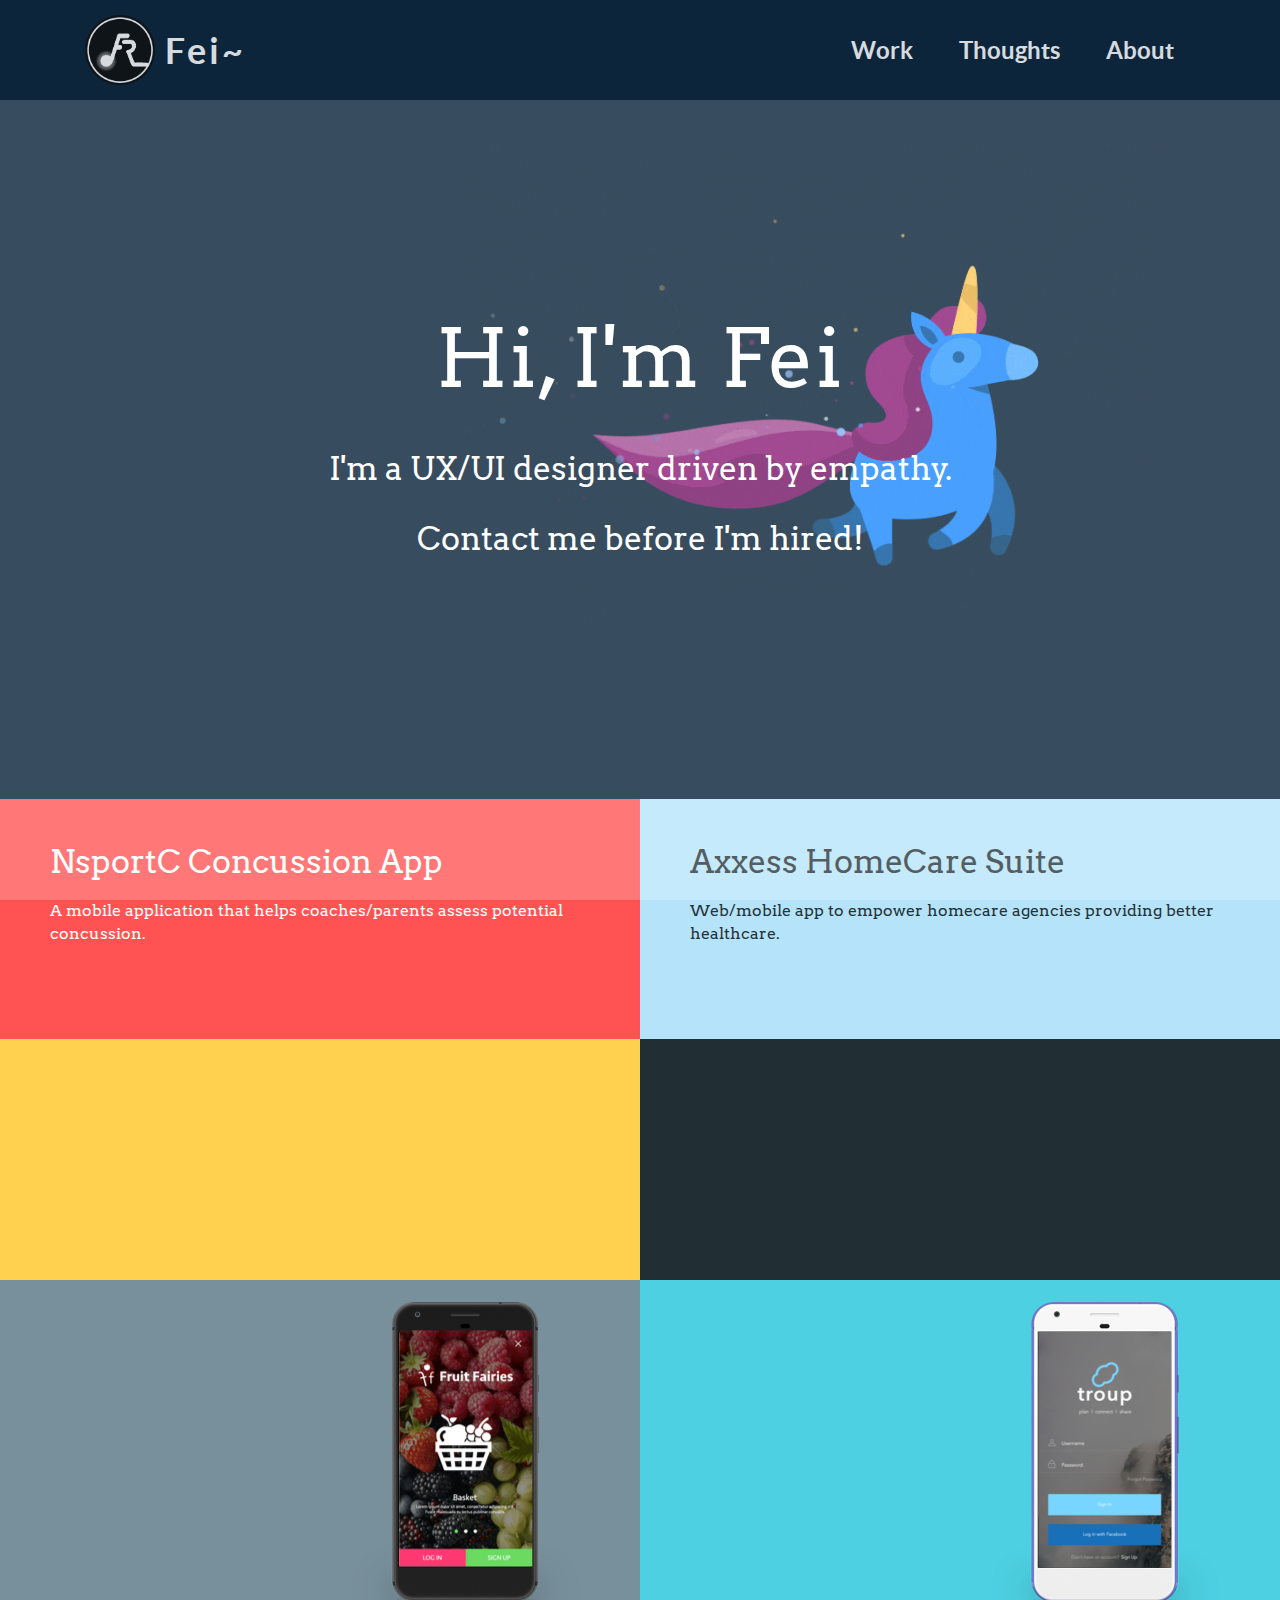
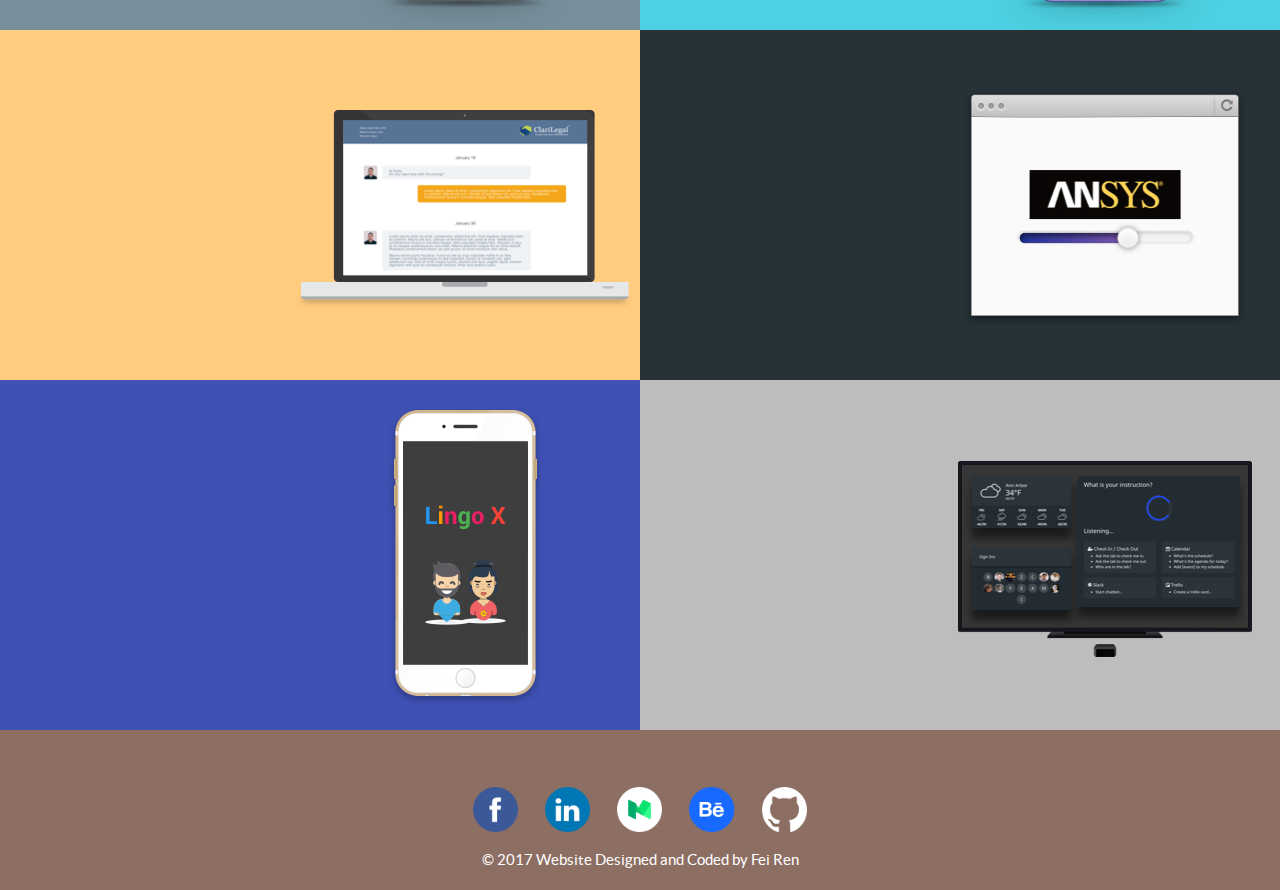
<file: index.html>
<!-- FlatFy Theme - Andrea Galanti /-->
<!doctype html>
<!--[if lt IE 7]> <html class="no-js ie6 oldie" lang="en"> <![endif]-->
<!--[if IE 7]>    <html class="no-js ie7 oldie" lang="en"> <![endif]-->
<!--[if IE 8]>    <html class="no-js ie8 oldie" lang="en"> <![endif]-->
<!--[if IE 9]>    <html class="no-js ie9" lang="en"> <![endif]-->
<!--[if gt IE 9]><!--> <html> <!--<![endif]-->
<head>
    <meta charset="utf-8">
    <meta name="viewport" content="width=device-width, user-scalable=no, initial-scale=1.0, minimum-scale=1.0, maximum-scale=1.0">
    <meta name="description" content="Fei Ren is a UX/Product Designer driven by care, compassion, and dissatisfaction. He is working towards making products more accessible by users and changing the world one by one little step.">
    <meta name="author" content="Fei Ren">
    <meta name="keywords" content="Fei Ren, UX Design, UX Designer, Product Design, Product Designer, Portfolio, Fei Ren Portfolio, Fei's Portfolio, Fei Ren UX Design, Welcome to Fei's Portfolio, UX Portfolio, UX UI, Product Manager">
    <title>Welcome to Fei's Portfolio</title>
    <link href="img/smalllogo1.png" rel="shortcut icon">

    <!-- Bootstrap core CSS -->
    <link href="css/bootstrap.min.css" rel="stylesheet">
 
    <!-- Custom Google Web Font -->
    <link href="font-awesome/css/font-awesome.min.css" rel="stylesheet">
    <link href='http://fonts.googleapis.com/css?family=Lato:100,300,400,700,900,100italic,300italic,400italic,700italic,900italic' rel='stylesheet' type='text/css'>
	<link href='http://fonts.googleapis.com/css?family=Arvo:400,700' rel='stylesheet' type='text/css'>
	
    <!-- Custom CSS-->
    <link href="css/general.css" rel="stylesheet">
	
	 <!-- Owl-Carousel -->
    <link href="css/custom.css" rel="stylesheet">
	<link href="css/owl.carousel.css" rel="stylesheet">
    <link href="css/owl.theme.css" rel="stylesheet">
	<link href="css/style.css" rel="stylesheet">
	<link href="css/animate.css" rel="stylesheet">
	
	<!-- Magnific Popup core CSS file -->
	<link rel="stylesheet" href="css/magnific-popup.css"> 
	<script src="js/modernizr-2.8.3.min.js"></script>
  <script src="js/lazysizes.min.js" async=""></script>

</head>

<body id="home">

	<!-- Preloader -->
	<div id="preloader">
		<div id="status"></div>
	</div>

    <!-- Nav -->
    	<nav class="navbar-default Nav" role="navigation" id="nav1">
    		<div class="container">
    			<div class="navbar-header">
    				<button type="button" class="navbar-toggle" data-toggle="collapse" data-target=".navbar-ex1-collapse">
    					<span class="sr-only">Toggle navigation</span>
    					<span class="icon-bar"></span>
    					<span class="icon-bar"></span>
    					<span class="icon-bar"></span>
    				</button>
    				<a class="navbar-brand" href="index.html"><img src="img/smalllogo1.png" alt=""><p id="author">&nbsp;&nbsp;&nbsp;&nbsp;&nbsp;&nbsp;&nbsp;&nbsp;Fei~</p></a>
    			</div>
    			<div class="collapse navbar-collapse navbar-right navbar-ex1-collapse">
    				<ul class="nav navbar-nav">
    					<li class="menuItem" id="work"><a href="index.html#jackson">Work</a></li>
              <li class="menuItem" id="work"><a href="http://medium.com/@renfei1992" target="_blank">Thoughts</a></li>
    					<li class="menuItem" id="about"><a href="about.html">About</a></li>
    				</ul>
    			</div>
    		</div>
    	</nav> 
    
    <div class="content-section-b RSolution LProblem Headline" id="headline">
        <div class="container">
          <div class="row" >
             <div class="col-md-12 col-md-offset-0 text-center wrap_title ">
                <h1>Hi, I'm Fei</h1>
                <h3>I'm a UX/UI designer driven by empathy.<br><br>Contact me before I'm hired!</h3>
              </div>
          </div>
        </div>
    </div>
	
	<div id="allwork"><!-- Big Work Samples -->
    <a href="NsportC.html">
    <div id="jackson" class="col-lg-6" >
        <div class="container">
                  <div class="wow fadeInLeftBig"  data-animation-delay="200">   
                    <h3 class="section-heading">NsportC Concussion App</h3>
                    <p class="lead">
                        A mobile application that helps coaches/parents assess potential concussion.
                    </p>
                </div>    
                <div class="wow fadeInLeftBig" data-animation-delay="200">
                    <img class="lazyload" data-src="img/N/nsportcshow.png" alt="">
                </div>       
        </div>
    </div>
    </a>
    
    <a href="Axxess.html">
    <div id="axxessinternship" class="col-lg-6"> 
        <div class="container">
                <div class="wow fadeInRightBig"  data-animation-delay="200">   
                    <h3 class="section-heading">Axxess HomeCare Suite</h3>
                    <p class="lead">
                        Web/mobile app to empower homecare agencies providing better healthcare.
                    </p>
                </div>   
                <div class="wow fadeInRightBig" data-animation-delay="200">
                    <img class="lazyload" data-src="img/axxessbrand.png" alt="">
                </div>           
        </div>
    </div>
    </a>

    <a href="ReadfulU.html">
    <div id ="readfulu" class="col-lg-6">
        <div class="container">
          <div class="wow fadeInLeftBig"  data-animation-delay="200">   
            <h3 class="section-heading">Readful-U Mobile App</h3>
            <p class="lead">
            Readful-U helps people with low vision connect with their communities.</p>
                <div class="wow fadeInLeftBig" data-animation-delay="200">
                    <img class="lazyload" data-src="img/connect.png" alt="">
                </div>
				</div>   
            </div>
        </div></a>

    <a href="http://medium.com/@renfei1992" target="_blank">
    <div id ="thoughts" class="col-lg-6">
        <div class="container">
          <div class="wow fadeInRightBig"  data-animation-delay="200">   
            <h3 class="section-heading">Thoughts and Writings</h3>
            <p class="lead">
            I like to read as well as share my learning and understanding of UX design.</p>
                <div class="wow fadeInRightBig" data-animation-delay="200">
                    <img class="lazyload" data-src="img/writing.gif" alt="">
                </div>
        </div>   
            </div>
        </div></a>

    <a href="img/otherwork/ff.png" class="image-link">
    <div id ="fruit" class="col-lg-6">
        <div class="container">
          <div class="wow fadeInLeftBig"  data-animation-delay="200">   
            <h3 class="section-heading">Fruit Fairies</h3>
            <p class="lead">
            A mobile application initiated and designed for local fresh fruit delivery.</p>
        </div>   
            </div>
        </div></a>

    <a href="img/otherwork/troup.png" class="image-link">
    <div id ="troup" class="col-lg-6">
        <div class="container">
          <div class="wow fadeInRightBig"  data-animation-delay="200">   
            <h3 class="section-heading">Troup</h3>
            <p class="lead">
            A mobile application designed to improve group travel experience.</p>
        </div>   
            </div>
        </div></a>

    <a href="img/otherwork/cl.png" class="image-link">
    <div id ="clarilegal" class="col-lg-6">
        <div class="container">
          <div class="wow fadeInLeftBig"  data-animation-delay="200">   
            <h3 class="section-heading">ClariLegal</h3>
            <p class="lead">
            Led the team to provide the client research-based UX solution and design.</p>
        </div>   
            </div>
        </div></a>

    <a href="img/otherwork/ansys.png" class="image-link">
    <div id ="ansys" class="col-lg-6">
        <div class="container">
          <div class="wow fadeInRightBig"  data-animation-delay="200">   
            <h3 class="section-heading">ANSYS</h3>
            <p class="lead">
            Designed icon serials to unify 46 distinct products from ANSYS.</p>
        </div>   
            </div>
        </div></a>

    <a href="img/otherwork/lx.png" class="image-link">
    <div id ="lx" class="col-lg-6">
        <div class="container">
          <div class="wow fadeInLeftBig"  data-animation-delay="200">   
            <h3 class="section-heading">Lingo X</h3>
            <p class="lead">
            Designed mobile application that wins the UMSI Diversity Award.</p>
        </div>   
            </div>
        </div></a>

    <a href="img/otherwork/mi2.png" class="image-link">
    <div id ="mi" class="col-lg-6">
        <div class="container">
          <div class="wow fadeInRightBig"  data-animation-delay="200">   
            <h3 class="section-heading">JARVIS Web System</h3>
            <p class="lead">
            Led five designers to design and develop the info dashboard.</p>
        </div>   
            </div>
        </div></a>
    </div>

    <footer>
    <div id="footer" class="content-section-b">
        <div class="container">
          <div class="row" >
             <div id="ownership" class="col-md-6 col-md-offset-3 text-center wrap_title ">
                <h2>
                <a target="_blank" href="http://www.facebook.com/renfei1992"><img id="facebook" src="img/facebook.png" alt=""></a>
                <a target="_blank" href="http://www.linkedin.com/in/renfei1992"><img id="linkedin" src="img/linkedin.png" alt=""></a>
                <a target="_blank" href="http://medium.com/@renfei1992"><img id="medium" src="img/medium.png" alt=""></a>
                <a target="_blank" href="http://www.behance.net/renfei19925de0"><img id="behance" src="img/behance.png" alt=""></a>
                <a target="_blank" href="http://github.com/renfei1992"><img id="github" src="img/github.png" alt=""></a>
                </h2>
                <p>© 2017 Website Designed and Coded by Fei Ren</p>
             </div>
          </div>
        </div>
    </div>
    </footer>

    <!-- JavaScript -->
    <script src="js/jquery-1.10.2.js"></script>
    <script src="js/bootstrap.js"></script>
	<script src="js/owl.carousel.js"></script>
	<script src="js/script.js"></script>
	<!-- StikyMenu -->
	<!--<script src="js/stickUp.min.js"></script>-->
	<script>
	  (function(i,s,o,g,r,a,m){i['GoogleAnalyticsObject']=r;i[r]=i[r]||function(){
	  (i[r].q=i[r].q||[]).push(arguments)},i[r].l=1*new Date();a=s.createElement(o),
	  m=s.getElementsByTagName(o)[0];a.async=1;a.src=g;m.parentNode.insertBefore(a,m)
	  })(window,document,'script','https://www.google-analytics.com/analytics.js','ga');
	  ga('create', 'UA-82086829-1', 'auto');
	  ga('send', 'pageview');
	</script>

	<!-- Smoothscroll -->
	<script type="text/javascript" src="js/jquery.corner.js"></script> 
	<script src="js/wow.min.js"></script>
	<script>
	 new WOW().init();
	</script>
	<script src="js/classie.js"></script>
	<script src="js/uiMorphingButton_inflow.js"></script>
	<!-- Magnific Popup core JS file -->
	<script src="js/jquery.magnific-popup.js"></script>

</body>

</html>
</file>
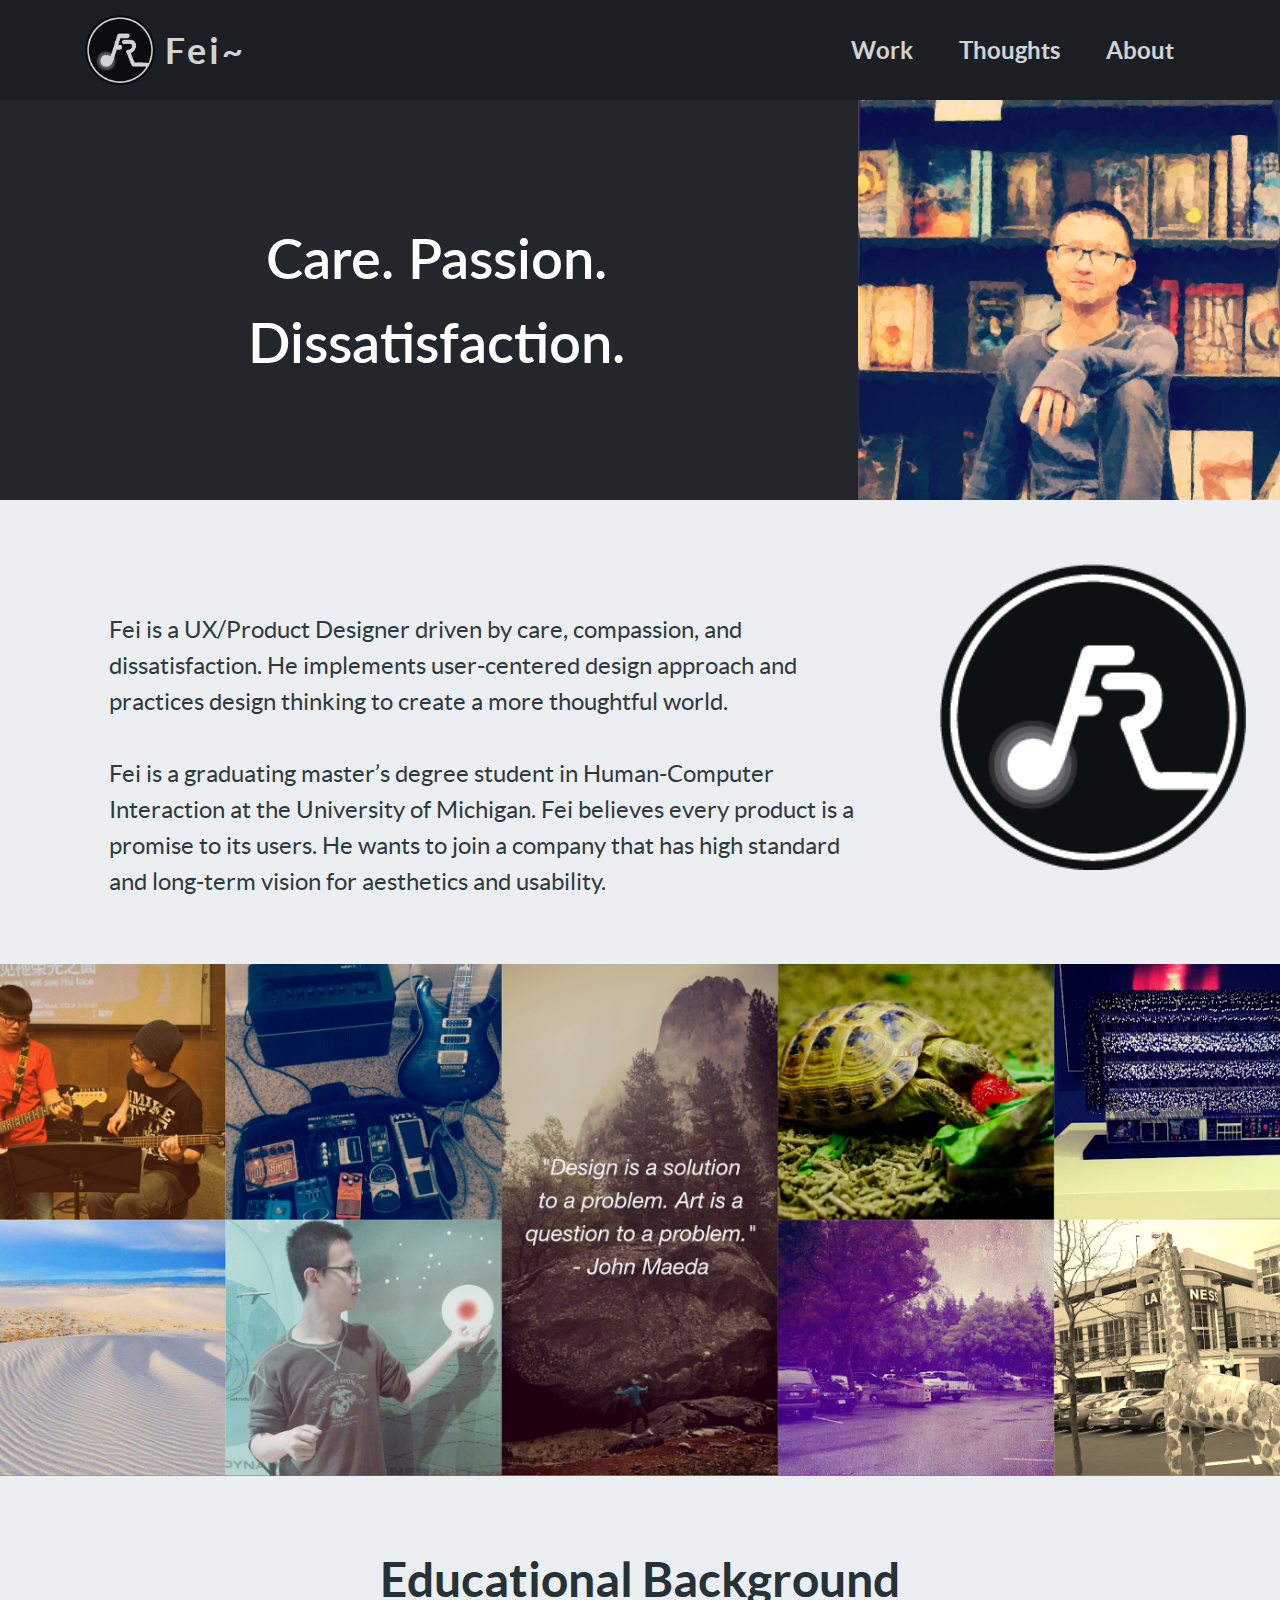
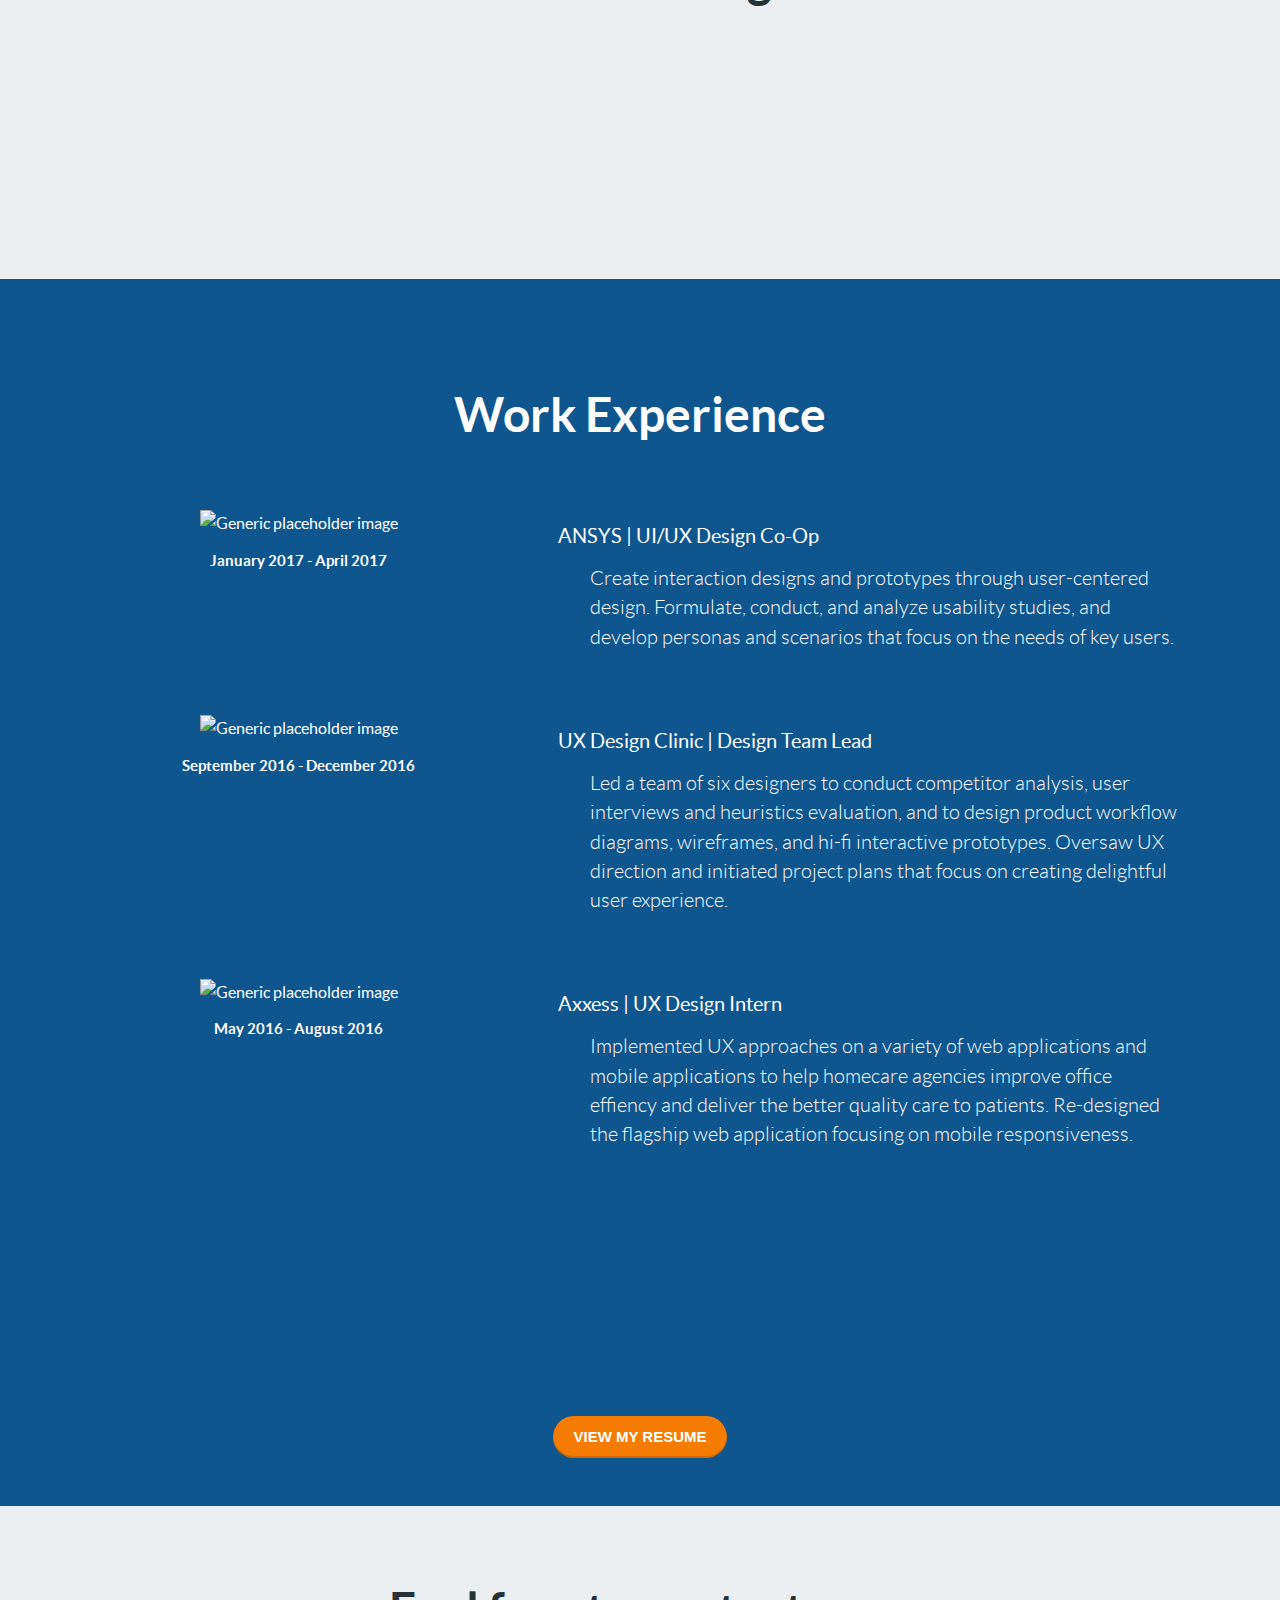
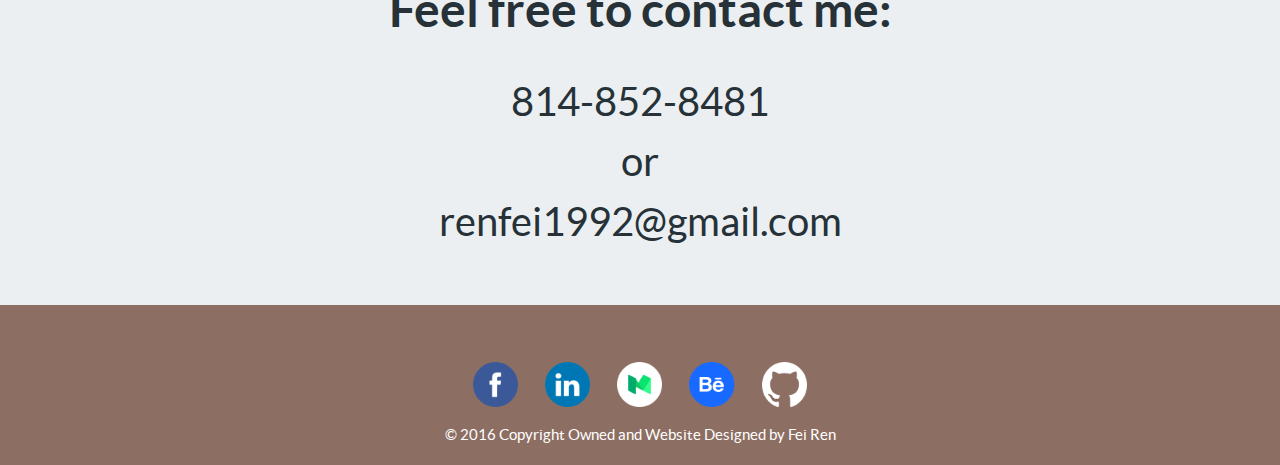
<file: about.html>
<!-- FlatFy Theme - Andrea Galanti /-->
<!doctype html>
<!--[if lt IE 7]> <html class="no-js ie6 oldie" lang="en"> <![endif]-->
<!--[if IE 7]>    <html class="no-js ie7 oldie" lang="en"> <![endif]-->
<!--[if IE 8]>    <html class="no-js ie8 oldie" lang="en"> <![endif]-->
<!--[if IE 9]>    <html class="no-js ie9" lang="en"> <![endif]-->
<!--[if gt IE 9]><!--> <html> <!--<![endif]-->
<head>
    <meta charset="utf-8">
    <meta name="viewport" content="width=device-width, user-scalable=no, initial-scale=1.0, minimum-scale=1.0, maximum-scale=1.0">
    <meta name="description" content="Flatfy Free Flat and Responsive HTML5 Template ">
    <meta name="author" content="">

    <title>Welcome to Fei's Portfolio - About</title>
    <link href="img/smalllogo1.png" rel="shortcut icon">
    <!-- Bootstrap core CSS -->
    <link href="css/bootstrap.min.css" rel="stylesheet">
 
    <!-- Custom Google Web Font -->
    <link href="font-awesome/css/font-awesome.min.css" rel="stylesheet">
    <link href='http://fonts.googleapis.com/css?family=Lato:100,300,400,700,900,100italic,300italic,400italic,700italic,900italic' rel='stylesheet' type='text/css'>
    <link href='http://fonts.googleapis.com/css?family=Arvo:400,700' rel='stylesheet' type='text/css'>
    
    <!-- Custom CSS-->
    <link href="css/general.css" rel="stylesheet">
    
     <!-- Owl-Carousel -->
    <link href="css/custom.css" rel="stylesheet">
    <link href="css/owl.carousel.css" rel="stylesheet">
    <link href="css/owl.theme.css" rel="stylesheet">
    <link href="css/style.css" rel="stylesheet">
    <link href="css/animate.css" rel="stylesheet">
    
    <!-- Magnific Popup core CSS file -->
    <link rel="stylesheet" href="css/magnific-popup.css"> 
    <script src="js/modernizr-2.8.3.min.js"></script>
    <script src="js/lazysizes.min.js" async=""></script>  <!-- Modernizr /-->
    <!--[if IE 9]>
        <script src="js/PIE_IE9.js"></script>
    <![endif]-->
    <!--[if lt IE 9]>
        <script src="js/PIE_IE678.js"></script>
    <![endif]-->

    <!--[if lt IE 9]>
        <script src="js/html5shiv.js"></script>
    <![endif]-->

</head>

<body id="home">

    <!-- Preloader -->
    <div id="preloader">
        <div id="status"></div>
    </div>

    <!-- Nav -->
        <nav class="navbar-default Nav" role="navigation" id="nav5">
            <div class="container">
                <div class="navbar-header">
                    <button type="button" class="navbar-toggle" data-toggle="collapse" data-target=".navbar-ex1-collapse">
                        <span class="sr-only">Toggle navigation</span>
                        <span class="icon-bar"></span>
                        <span class="icon-bar"></span>
                        <span class="icon-bar"></span>
                    </button>
                    <a class="navbar-brand" href="index.html"><img src="img/smalllogo1.png" alt=""><p id="author">&nbsp;&nbsp;&nbsp;&nbsp;&nbsp;&nbsp;&nbsp;&nbsp;Fei~</p></a>
                </div>
                <div class="collapse navbar-collapse navbar-right navbar-ex1-collapse">
                    <ul class="nav navbar-nav">
                        <li class="menuItem" id="work"><a href="index.html#jackson">Work</a></li>
              <li class="menuItem" id="work"><a href="http://medium.com/@renfei1992" target="_blank">Thoughts</a></li>
                        <li class="menuItem" id="about"><a href="about.html">About</a></li>
                    </ul>
                </div>
            </div>
        </nav> 

    <div id="slogan" class="content-section-b LTitle ATitle" style="border-top: 0">
        <div class="container">
            <div class="col-lg-8 col-md-8 col-sm-12 wow fadeInLeftBig"  data-animation-delay="200">  
                <h3 id="cpd">Care. Passion. Dissatisfaction.</h3>
            </div>
            <div class="col-lg-4 col-md-4 co-sm-0 wow fadeInRightBig">
            </div>
        </div>
    </div>

        <div class="content-section-b LTitle AIntro" style="border-top: 0">
        <div class="container">
            <div class="col-lg-7 col-md-7 col-sm-12 wow fadeInLeftBig"  data-animation-delay="200">  
                <h3 id="fei">Fei is a UX/Product Designer driven by care, compassion, and dissatisfaction. He implements user-centered design approach and practices design thinking to create a more thoughtful world.<br><br>
                Fei is a graduating master’s degree student in Human-Computer Interaction at the University of Michigan. Fei believes every product is a promise to its users. He wants to join a company that has high standard and long-term vision for aesthetics and usability.</h3>
            </div>
            <div class="col-lg-3 col-md-3 logo">
                <img src="img/smalllogo1.png" alt="Generic placeholder image">
            </div>
        </div>
    </div>

    <div class="content-section-b APictures" style="border-top: 0">
    </div>

    <div class="content-section-b RContextual AEducation" style="border-top: 0">
        <div class="container">
            <div class="col-lg-12 col-lg-offset-0 text-center wrap_title">
                <h2>Educational Background</h2>
            </div>
            <div class="row">
                <div class="col-md-6 wow fadeInDown text-center">
                  <img class="lazyload" data-src="img/A/michi1.png" alt="Generic placeholder image">
                  <h4>The University of Michigan<br>School of Information<br><br>Master of Science in Human-Computer Information</h4>
                </div><!-- /.col-lg-4 -->
                
                <div class="col-md-6 wow fadeInDown text-center">
                  <img class="lazyload" data-src="img/A/psu1.png" alt="Generic placeholder image">
                  <h4>The Pennsylvania State University<br>Smeal College of Business<br><br>Bachelor of Science in Supply Chain Management</h4>
                </div><!-- /.col-lg-4 -->
            </div><!-- /.row -->
        </div>
    </div>

    <div class="content-section-b RContextual AWork" style="border-top: 0">
        <div class="container">
        <div class="row">
            <div class="col-lg-12 col-lg-offset-0 text-center wrap_title">
                <h2>Work Experience</h2>
            </div>
            </div>
            <div class="row">
                <div class="col-md-5 fadeInDown text-center">
                  <img class="lazyload" data-src="img/A/ansyslogo.png" alt="Generic placeholder image">
                  <h5>January 2017 - April 2017</h5>
                </div>
                <div class="col-md-7 fadeInDown text-center">
                <h4>ANSYS | UI/UX Design Co-Op</h4>
                  <p class="lead">Create interaction designs and prototypes through user-centered design. Formulate, conduct, and analyze usability studies, and develop personas and scenarios that focus on the needs of key users.</p>
                </div>
            </div><!-- /.row -->
            <div class="row">
                <div class="col-md-5 fadeInDown text-center">
                  <img class="lazyload" data-src="img/A/uxlogo.png" alt="Generic placeholder image">
                  <h5>September 2016 - December 2016</h5>
                </div>
                <div class="col-md-7 fadeInDown text-center">
                <h4>UX Design Clinic | Design Team Lead</h4>
                  <p class="lead">Led a team of six designers to conduct competitor analysis, user interviews and heuristics evaluation, and to design product workflow diagrams, wireframes, and hi-fi interactive prototypes. Oversaw UX direction and initiated project plans that focus on creating delightful user experience.</p>
                </div>
            </div><!-- /.row -->
            <div class="row">
                <div class="col-md-5 fadeInDown text-center">
                  <img class="lazyload" data-src="img/A/axxesslogo.png" alt="Generic placeholder image">
                  <h5>May 2016 - August 2016</h5>
                </div>
                <div class="col-md-7 fadeInDown text-center">
                <h4>Axxess | UX Design Intern</h4>
                  <p class="lead">Implemented UX approaches on a variety of web applications and mobile applications to help homecare agencies improve office effiency and deliver the better quality care to patients. Re-designed the flagship web application focusing on mobile responsiveness.</p>
                </div>
            </div><!-- /.row -->
            <div class="row">
                <div class="col-md-5 wow fadeInDown text-center">
                  <img class="lazyload" data-src="img/A/gxlogo.png" alt="Generic placeholder image">
                  <h5>Oct 2014 - April 2015</h5>
                </div>
                <div class="col-md-7 wow fadeInDown text-center">
                <h4>Google | Supply Chain Coordinator, Google Express</h4>
                  <p class="lead">Implemented new operating procedures and managed the delivery operations in New York City, Boston, Chicago, and Washington, D.C. Practiced systematic reduction of issues regarding order fulfillment.</p>
                </div>
            </div><!-- /.row -->

            <form method="get" action="Fei_resume.pdf" target="_blank"><button type="submit" class="btn btn-embossed btn-info btn2">View My Resume</button></form>
        </div>
    </div>

    <div class="content-section-b RContextual AEducation AContact" style="border-top: 0">
        <div class="container">
            <div class="col-lg-12 col-lg-offset-0 text-center wrap_title">
                <h2>Feel free to contact me:</h2>
            </div>
            <h3 id="cinfo">814-852-8481<br>or<br>renfei1992@gmail.com</h3>
        </div>
    </div>

    <footer>
    <div id="footer" class="content-section-b">
        <div class="container">
          <div class="row" >
             <div id="ownership" class="col-md-6 col-md-offset-3 text-center wrap_title ">
                <h2>
                <a target="_blank" href="http://www.facebook.com/renfei1992"><img id="facebook" src="img/facebook.png" alt=""></a>
                <a target="_blank" href="http://www.linkedin.com/in/renfei1992"><img id="linkedin" src="img/linkedin.png" alt=""></a>
                <a target="_blank" href="http://medium.com/@renfei1992"><img id="medium" src="img/medium.png" alt=""></a>
                <a target="_blank" href="http://www.behance.net/renfei19925de0"><img id="behance" src="img/behance.png" alt=""></a>
                <a target="_blank" href="http://github.com/renfei1992"><img id="github" src="img/github.png" alt=""></a>
                </h2>
                <p>© 2016 Copyright Owned and Website Designed by Fei Ren</p>
             </div>
          </div>
        </div>
    </div>
    </footer>

    <!-- JavaScript -->
    <script src="js/jquery-1.10.2.js"></script>
    <script src="js/bootstrap.js"></script>
    <script src="js/owl.carousel.js"></script>
    <script src="js/script.js"></script>
    <!-- StikyMenu -->
    <script type="text/javascript">
      jQuery(function($) {
        $(document).ready( function() {
          $('.navbar-default').stickUp();
          
        });
      });
    </script>
<script>
  (function(i,s,o,g,r,a,m){i['GoogleAnalyticsObject']=r;i[r]=i[r]||function(){
  (i[r].q=i[r].q||[]).push(arguments)},i[r].l=1*new Date();a=s.createElement(o),
  m=s.getElementsByTagName(o)[0];a.async=1;a.src=g;m.parentNode.insertBefore(a,m)
  })(window,document,'script','https://www.google-analytics.com/analytics.js','ga');
  ga('create', 'UA-82086829-1', 'auto');
  ga('send', 'pageview');
</script>
    
    <!-- Smoothscroll -->
    <script type="text/javascript" src="js/jquery.corner.js"></script> 
    <script src="js/wow.min.js"></script>
    <script>
     new WOW().init();
    </script>
    <script src="js/classie.js"></script>
    <script src="js/uiMorphingButton_inflow.js"></script>
    <!-- Magnific Popup core JS file -->
    <script src="js/jquery.magnific-popup.js"></script> 
</body>

</html>
</file>
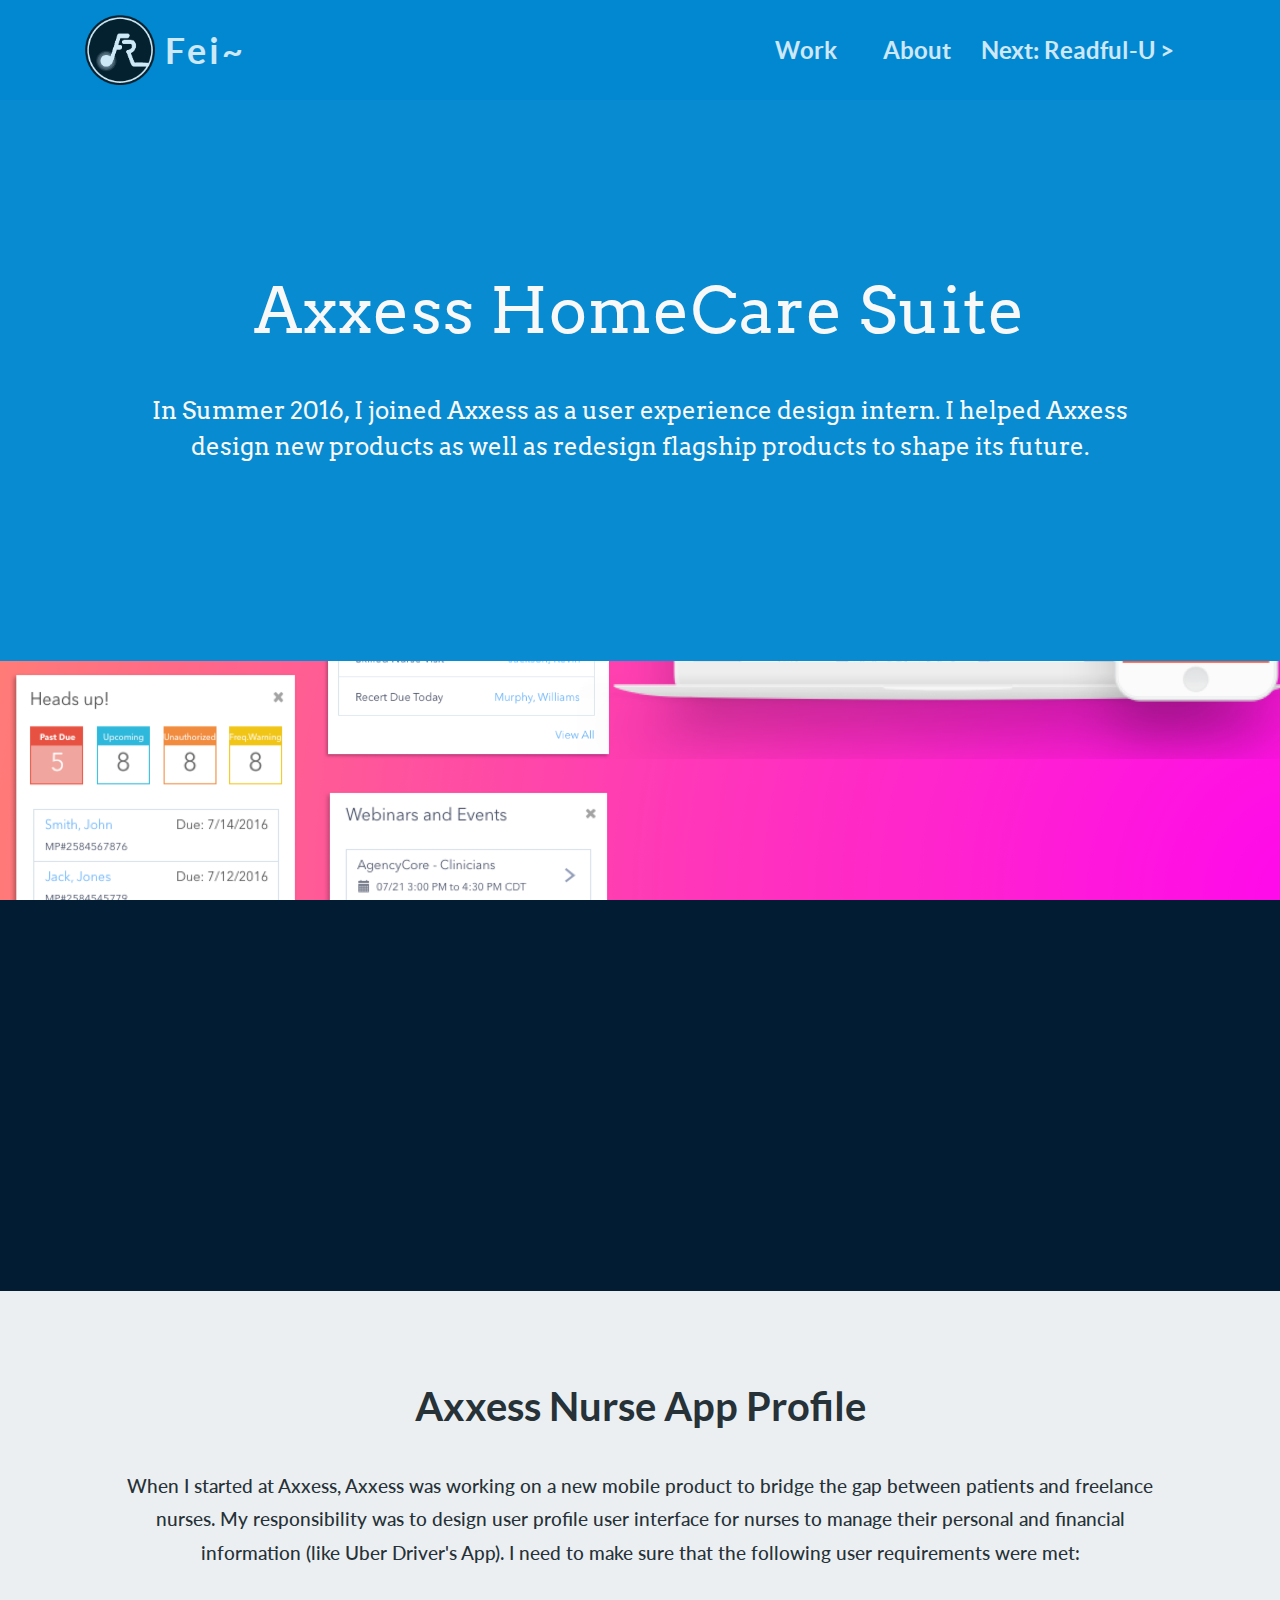
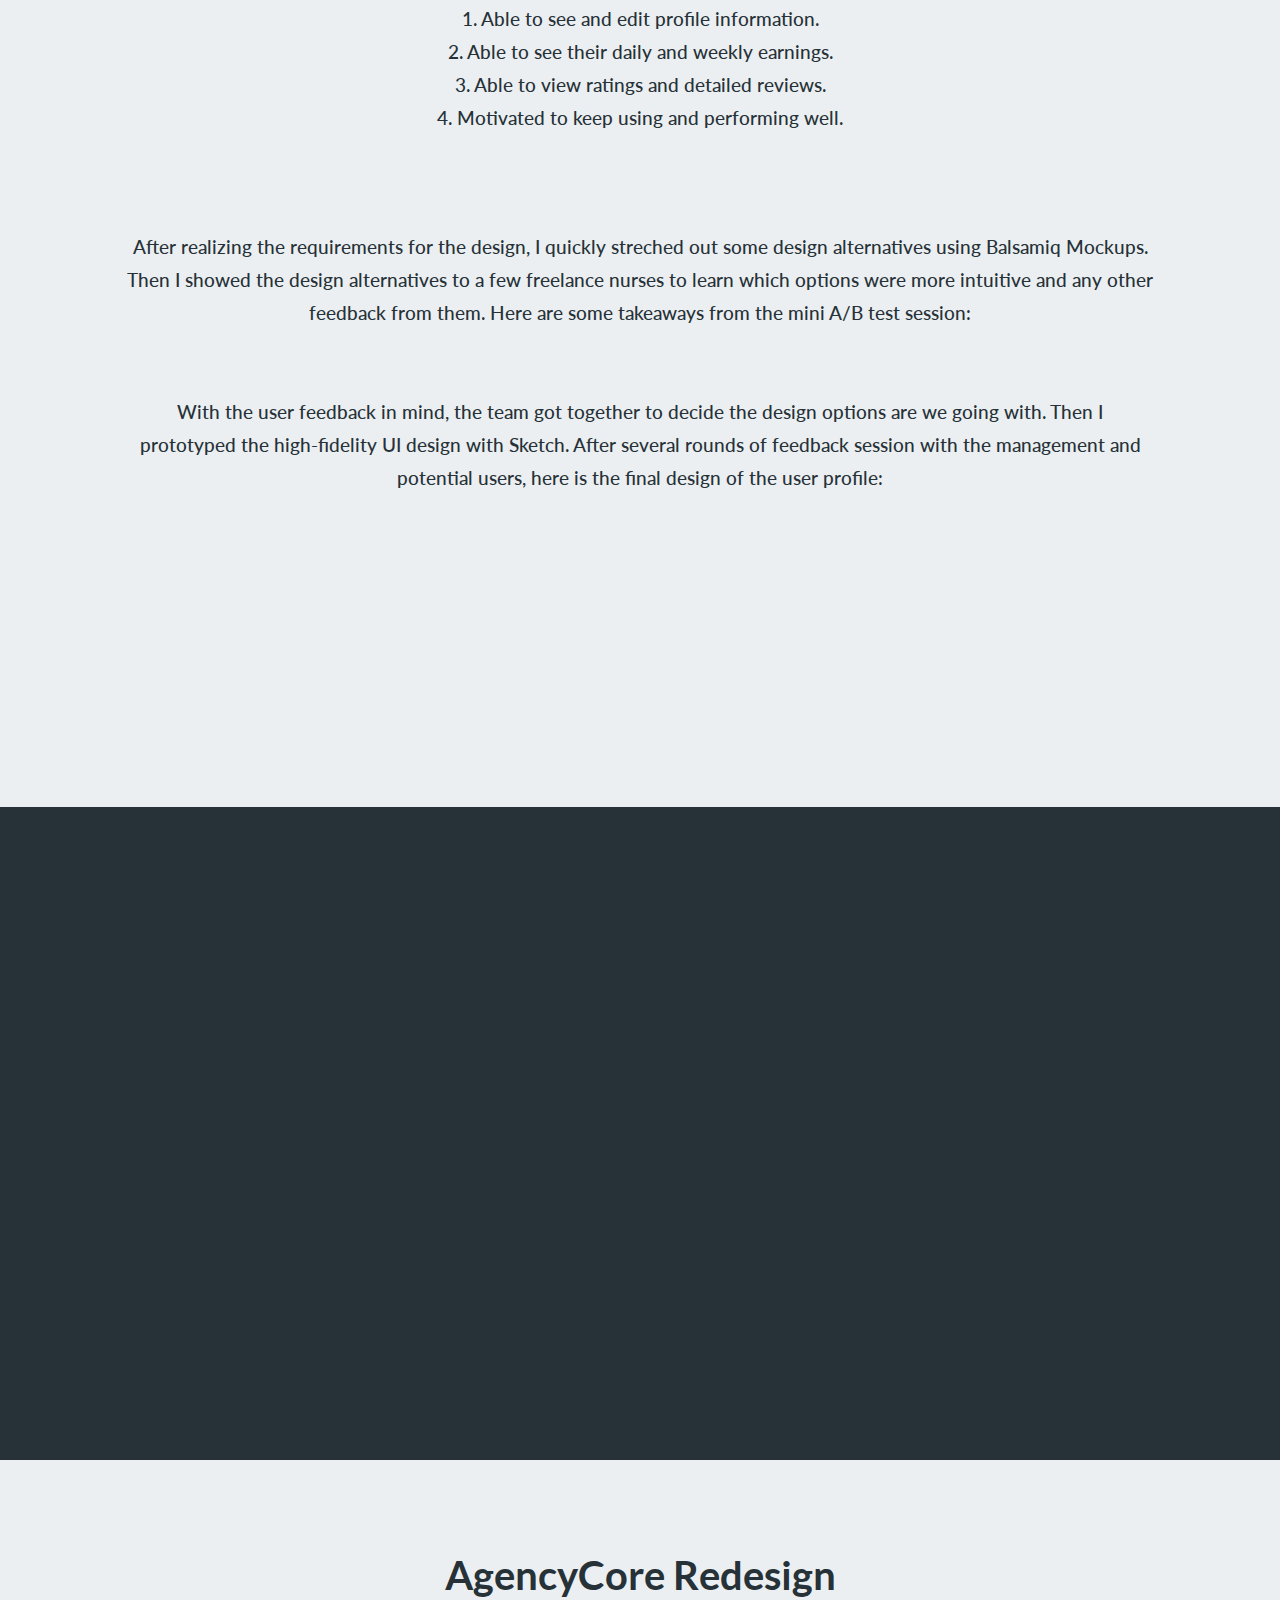
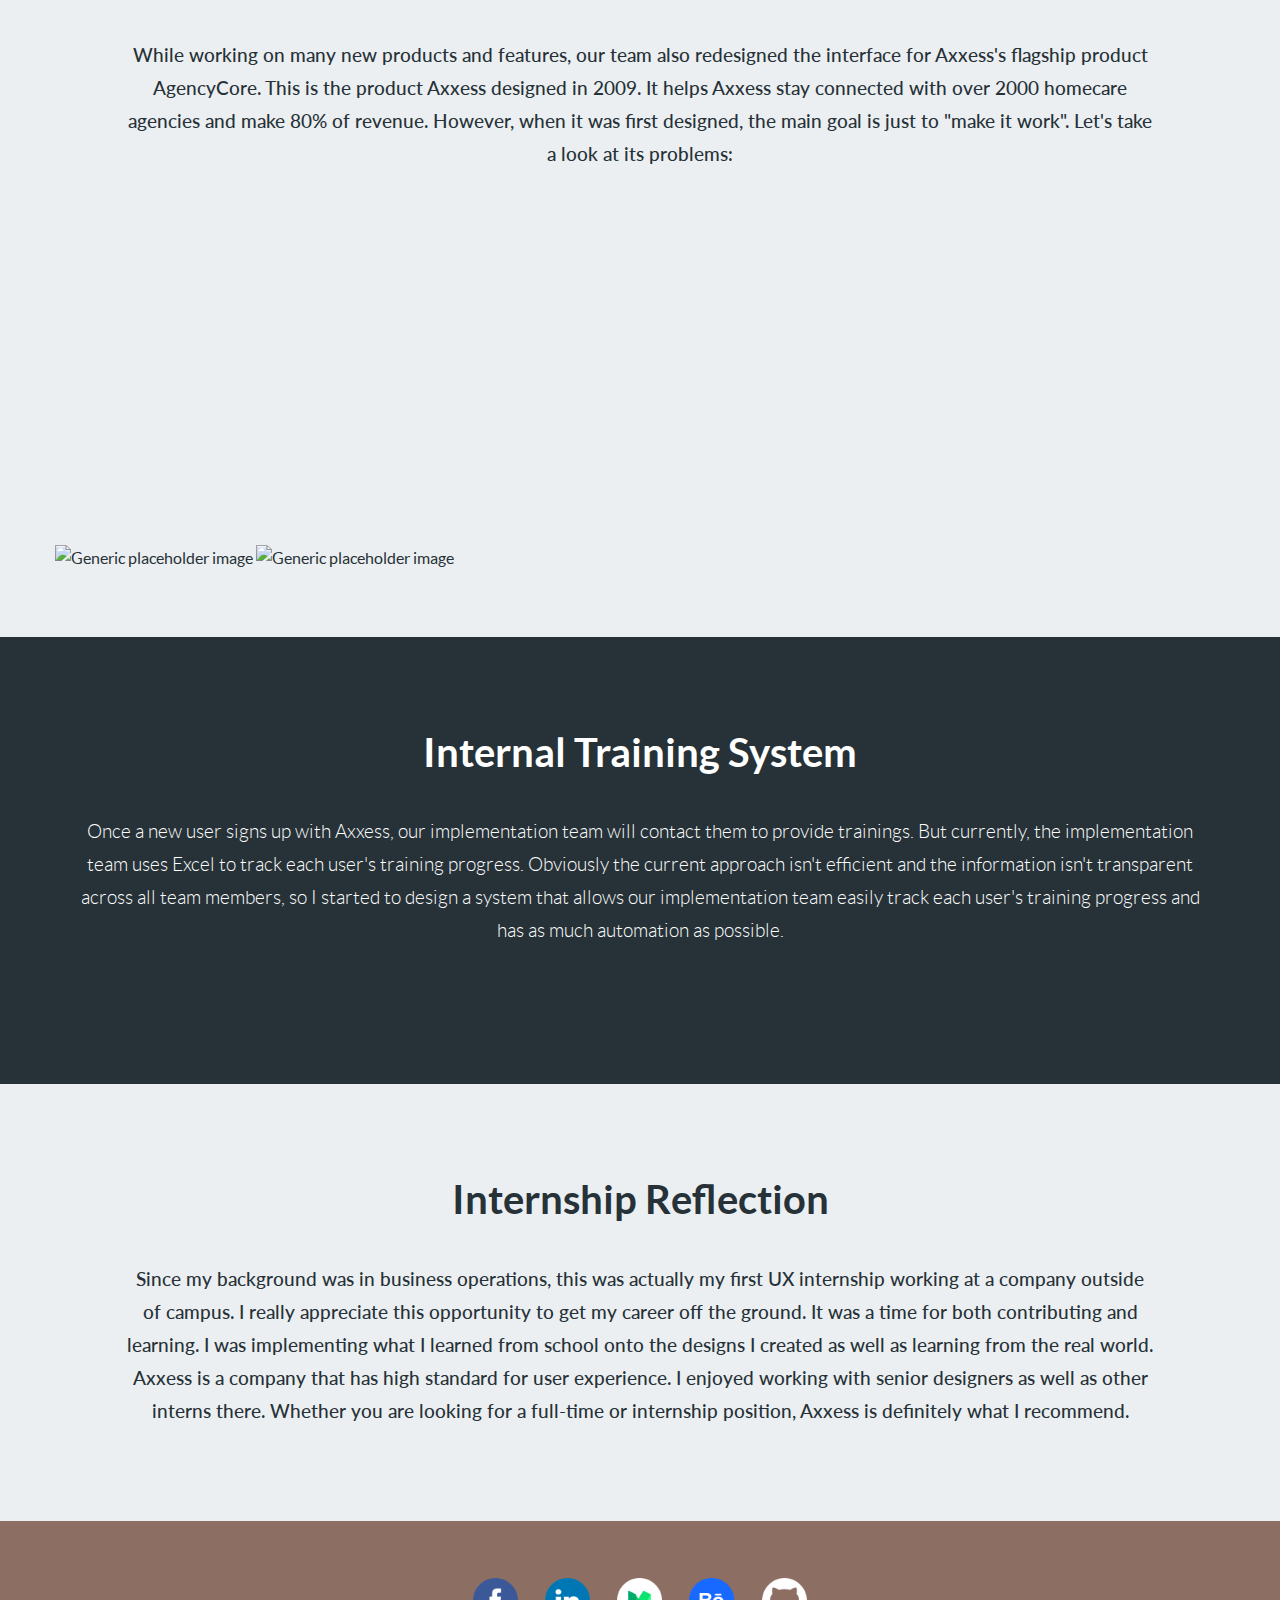
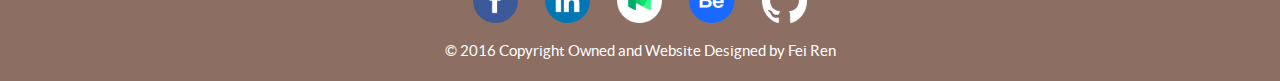
<file: Axxess.html>
<!-- FlatFy Theme - Andrea Galanti /-->
<!doctype html>
<!--[if lt IE 7]> <html class="no-js ie6 oldie" lang="en"> <![endif]-->
<!--[if IE 7]>    <html class="no-js ie7 oldie" lang="en"> <![endif]-->
<!--[if IE 8]>    <html class="no-js ie8 oldie" lang="en"> <![endif]-->
<!--[if IE 9]>    <html class="no-js ie9" lang="en"> <![endif]-->
<!--[if gt IE 9]><!--> <html> <!--<![endif]-->
<head>
    <meta charset="utf-8">
    <meta name="viewport" content="width=device-width, user-scalable=no, initial-scale=1.0, minimum-scale=1.0, maximum-scale=1.0">
    <meta name="description" content="Flatfy Free Flat and Responsive HTML5 Template ">
    <meta name="author" content="">

    <title>Welcome to Fei's Portfolio - Axxess</title>
    <link href="img/smalllogo1.png" rel="shortcut icon">
    <!-- Bootstrap core CSS -->
    <link href="css/bootstrap.min.css" rel="stylesheet">
 
    <!-- Custom Google Web Font -->
    <link href="font-awesome/css/font-awesome.min.css" rel="stylesheet">
    <link href='https://fonts.googleapis.com/css?family=Lato:100,300,400,700,900,100italic,300italic,400italic,700italic,900italic' rel='stylesheet' type='text/css'>
	<link href='https://fonts.googleapis.com/css?family=Arvo:400,700' rel='stylesheet' type='text/css'>
	
    <!-- Custom CSS-->
    <link href="css/general.css" rel="stylesheet">
	
	 <!-- Owl-Carousel -->
    <link href="css/custom.css" rel="stylesheet">
	<link href="css/owl.carousel.css" rel="stylesheet">
    <link href="css/owl.theme.css" rel="stylesheet">
	<link href="css/style.css" rel="stylesheet">
	<link href="css/animate.css" rel="stylesheet">
	
	<!-- Magnific Popup core CSS file -->
	<link rel="stylesheet" href="css/magnific-popup.css"> 
	<script src="js/modernizr-2.8.3.min.js"></script>
  <script src="js/lazysizes.min.js" async=""></script>  <!-- Modernizr /-->
	<!--[if IE 9]>
		<script src="js/PIE_IE9.js"></script>
	<![endif]-->
	<!--[if lt IE 9]>
		<script src="js/PIE_IE678.js"></script>
	<![endif]-->

	<!--[if lt IE 9]>
		<script src="js/html5shiv.js"></script>
	<![endif]-->

</head>

<body id="home">

	<!-- Preloader -->
	<div id="preloader">
		<div id="status"></div>
	</div>

    <!-- Nav -->
        <nav class="navbar-default Nav" role="navigation" id="nav3">
            <div class="container">
                <div class="navbar-header">
                    <button type="button" class="navbar-toggle" data-toggle="collapse" data-target=".navbar-ex1-collapse">
                        <span class="sr-only">Toggle navigation</span>
                        <span class="icon-bar"></span>
                        <span class="icon-bar"></span>
                        <span class="icon-bar"></span>
                    </button>
                    <a class="navbar-brand" href="index.html"><img src="img/smalllogo1.png" alt=""><p id="author">&nbsp;&nbsp;&nbsp;&nbsp;&nbsp;&nbsp;&nbsp;&nbsp;Fei~</p></a>
                </div>
                <div class="collapse navbar-collapse navbar-right navbar-ex1-collapse">
                    <ul class="nav navbar-nav">
                        <li class="menuItem" id="work"><a href="index.html#jackson">Work</a></li>
                        <li class="menuItem" id="about"><a href="about.html">About</a></li>
                        <li class="menuItem" id="nextproject"><a href="ReadfulU.html">Next: Readful-U ></a></li>
                    </ul>
                </div>
            </div>
        </nav> 

    <div class = "intro-header RTitle XTitle" id="xtitle">
        <div class="col-xs-12 text-center abcen1 RTitle1 XTitle1">
            <h1 class="h1_home wow fadeIn" data-wow-delay="0.4s">Axxess HomeCare Suite</h1>
            <h3 class="h3_home wow fadeIn" data-wow-delay="0.6s">In Summer 2016, I joined Axxess as a user experience design intern. I helped Axxess design new products as well as redesign flagship products to shape its future.</h3>
        </div>
    </div>

    <div class="content-section-b RHeadline" id="axxesspic"> 
        <div class="container">
        </div>
    </div>

    <div class="content-section-b RSolution XGame">
        <div class="container">
          <div class="row" >
             <div class="col-md-12 col-md-offset-0 text-center wrap_title ">
                <h3>Axxess Nurse App Profile</h3>
                <p id="lead" class="xredesign">When I started at Axxess, Axxess was working on a new mobile product to bridge the gap between patients and freelance nurses. My responsibility was to design user profile user interface for nurses to manage their personal and financial information (like Uber Driver's App). I need to make sure that the following user requirements were met: <br><br>1. Able to see and edit profile information.<br>2. Able to see their daily and weekly earnings.<br>3. Able to view ratings and detailed reviews.<br>4. Motivated to keep using and performing well.</p>
             </div>
          </div>
        <div class="row" >
             <div class="col-md-12 col-md-offset-0 text-center wrap_title">
                <img id="ACO" class="lazyload" data-src="img/X/xwireframe.png" alt="">
                <p id="lead" class="xredesign">After realizing the requirements for the design, I quickly streched out some design alternatives using Balsamiq Mockups. Then I showed the design alternatives to a few freelance nurses to learn which options were more intuitive and any other feedback from them. Here are some takeaways from the mini A/B test session:</p>
                <img id="GA" class="lazyload" data-src="img/X/getaways.png" alt="" style="height:auto;">
                <p id="lead" class="xredesign">With the user feedback in mind, the team got together to decide the design options are we going with. Then I prototyped the high-fidelity UI design with Sketch. After several rounds of feedback session with the management and potential users, here is the final design of the user profile:</p>
             </div>
          </div>
            <div class="row">
                <div class="col-sm-3 col-xs-6 wow fadeInDown text-center">
                  <img id="Rsolution" class="lazyload" data-src="img/X/MP1.png" alt="Generic placeholder image">
                  <p class="lead">User can see and edit their profile information as well as change their profile photos with a tap on the button</p>
                </div><!-- /.col-lg-3 -->
                
                <div class="col-sm-3 col-xs-6 wow fadeInDown text-center">
                  <img  id="Rsolution" class="lazyload" data-src="img/X/MP2.png" alt="Generic placeholder image">
                   <p class="lead">User can see their weekly earnings chart on the upper section and transactions sorted by date on the lower section</p>
                </div><!-- /.col-lg-3 -->
                <div class="col-sm-3 col-xs-6 wow fadeInDown text-center">
                  <img  id="Rsolution" class="lazyload" data-src="img/X/MP3.png" alt="Generic placeholder image">
                   <p class="lead">Users can see their overall ratings on the upper section and view the detailed reviews on the lower section</p>
                </div><!-- /.col-lg-3 -->
                <div class="col-sm-3 col-xs-6 wow fadeInDown text-center">
                  <img  id="Rsolution" class="lazyload" data-src="img/X/MP4.png" alt="Generic placeholder image">
                   <p class="lead">I designed a little gamification (achievement system) to encourage users to maintain good performance.</p>
                </div><!-- /.col-lg-3 -->
            </div><!-- /.row -->
        </div>
    </div>

    <div class="content-section-a RProblem OnBoarding">
        <div class="container">
             <div class="row">
                <div class="col-sm-6 pull-right wow fadeInRightBig">
                    <img class="img-responsive lazyload" data-src="img/X/IntroScreens.gif" alt="" >
                </div>
             
                <div class="col-sm-6 wow fadeInLeftBig"  data-animation-delay="200">   
                    <h3 class="section-heading">Onboarding Screens</h3>
                    <p class="lead">
                        The second project I worked on is the splash screens of the flagship mobile app new version. Our mobile team just added some exciting features to the app, and they couldn't wait to share the new features with the lovely users. On this project, I worked with both the marketing team and mobile development team to understand what new features are most important and what the best ways are to present the features with "Axxess personality". <br><br>
                        After discussing with multiple teams and management, Another UX intern and I designed the splash screens using wireframes with descriptions that deliver a graphical illustration of our new features. We tested the design with our technical team and QA team to refine the information architecture and visual desig.
                    </p>
                </div>           
            </div>
        </div>
    </div>

    <div class="content-section-b RSolution XRedesign">
        <div class="container">
          <div class="row" >
             <div class="col-md-12 col-md-offset-0 text-center wrap_title">
                <h3>AgencyCore Redesign</h3>
                <p id="lead" class="xredesign">While working on many new products and features, our team also redesigned the interface for Axxess's flagship product AgencyCore. This is the product Axxess designed in 2009. It helps Axxess stay connected with over 2000 homecare agencies and make 80% of revenue. However, when it was first designed, the main goal is just to "make it work". Let's take a look at its problems:</p>
                <img id="prob" class="lazyload" data-src="img/X/axxessprob.jpg" alt="">
                <img id="gfg" class="lazyload" data-src="img/X/gfg.jpg" alt="">
             </div>
          </div>
            <div class="row">
                <div class="col-sm-6 wow fadeInDown text-center">
                    <h5>Customizable Dashboard Cards</h5>
                  <img id="AC" class="lazyload" data-src="img/X/Cardize.png" alt="Generic placeholder image">
                  <p class="lead">While redesigning the product, we decided to use a card system. Instead of showing all information in tables, we used charts, icons and color labels to group and visualize information. Our design of the dashboard also allow rearrangement and customization.</p>
                </div><!-- /.col-lg-4 -->
                <div class="col-sm-6 wow fadeInDown text-center">
                <h5>Responsive Design - Mobile Friendly</h5>
                  <img id="AC" class="lazyload" data-src="img/X/Responsive.png" alt="Generic placeholder image">
                   <p class="lead">According to the web traffic analysis, a big portion of the users access the product via mobile devices. However, our current framework doesn't support responsiveness. We decided to embrace the Bootstrap grid system when redesigning, so that users can always expect same level of experience.</p>
                </div><!-- /.col-lg-4 -->
            </div><!-- /.row -->
            <div class="row">
              <img class="lazyload" data-src="img/X/dash.jpg" alt="Generic placeholder image" id="dash">
              <img class="lazyload" data-src="img/X/pchart.jpg" alt="Generic placeholder image" id="dash">
            </div>
        </div>
    </div>

    <div class="content-section-b RSolution XImplementation">
        <div class="container">
          <div class="row" >
             <div class="col-md-12 col-md-offset-0 text-center wrap_title">
                <h3>Internal Training System</h3>
                <p id="lead" class="xredesign">Once a new user signs up with Axxess, our implementation team will contact them to provide trainings. But currently, the implementation team uses Excel to track each user's training progress. Obviously the current approach isn't efficient and the information isn't transparent across all team members, so I started to design a system that allows our implementation team easily track each user's training progress and has as much automation as possible.</p>
                <img id="ACO" class="lazyload" data-src="img/X/Imple.png" alt="" style="height:auto;">
             </div>
          </div>
        </div>
    </div>

        <div class="content-section-b RSolution XRedesign">
        <div class="container">
          <div class="row" >
             <div class="col-md-12 col-md-offset-0 text-center wrap_title">
                <h3>Internship Reflection</h3>
                <p id="lead" class="xredesign">Since my background was in business operations, this was actually my first UX internship working at a company outside of campus. I really appreciate this opportunity to get my career off the ground. It was a time for both contributing and learning. I was implementing what I learned from school onto the designs I created as well as learning from the real world. Axxess is a company that has high standard for user experience. I enjoyed working with senior designers as well as other interns there. Whether you are looking for a full-time or internship position, Axxess is definitely what I recommend.</p>
                </div><!-- /.col-lg-4 -->
            </div><!-- /.row -->
        </div>
    </div>

    <footer>
    <div id="footer" class="content-section-b">
        <div class="container">
          <div class="row" >
             <div id="ownership" class="col-md-6 col-md-offset-3 text-center wrap_title ">
                <h2>
                <a target="_blank" href="http://www.facebook.com/renfei1992"><img id="facebook" src="img/facebook.png" alt=""></a>
                <a target="_blank" href="http://www.linkedin.com/in/renfei1992"><img id="linkedin" src="img/linkedin.png" alt=""></a>
                <a target="_blank" href="http://medium.com/@renfei1992"><img id="medium" src="img/medium.png" alt=""></a>
                <a target="_blank" href="http://www.behance.net/renfei19925de0"><img id="behance" src="img/behance.png" alt=""></a>
                <a target="_blank" href="http://github.com/renfei1992"><img id="github" src="img/github.png" alt=""></a>
                </h2>
                <p>© 2016 Copyright Owned and Website Designed by Fei Ren</p>
             </div>
          </div>
        </div>
    </div>
    </footer>

    <!-- JavaScript -->
    <script src="js/jquery-1.10.2.js"></script>
    <script src="js/bootstrap.js"></script>
    <script src="js/owl.carousel.js"></script>
    <script src="js/script.js"></script>
<script>
  (function(i,s,o,g,r,a,m){i['GoogleAnalyticsObject']=r;i[r]=i[r]||function(){
  (i[r].q=i[r].q||[]).push(arguments)},i[r].l=1*new Date();a=s.createElement(o),
  m=s.getElementsByTagName(o)[0];a.async=1;a.src=g;m.parentNode.insertBefore(a,m)
  })(window,document,'script','https://www.google-analytics.com/analytics.js','ga');
  ga('create', 'UA-82086829-1', 'auto');
  ga('send', 'pageview');
</script>
	
    <!-- StikyMenu -->
    <!--script src="js/stickUp.min.js"></script>-->
    <script type="text/javascript">
      jQuery(function($) {
        $(document).ready( function() {
          $('.navbar-default').stickUp();
          
        });
      });
    </script>


    <!-- Smoothscroll -->
    <script type="text/javascript" src="js/jquery.corner.js"></script> 
    <script src="js/wow.min.js"></script>
    <script>
     new WOW().init();
    </script>
    <script src="js/classie.js"></script>
    <script src="js/uiMorphingButton_inflow.js"></script>
    <!-- Magnific Popup core JS file -->
    <script src="js/jquery.magnific-popup.js"></script>

</body>

</html>
</file>
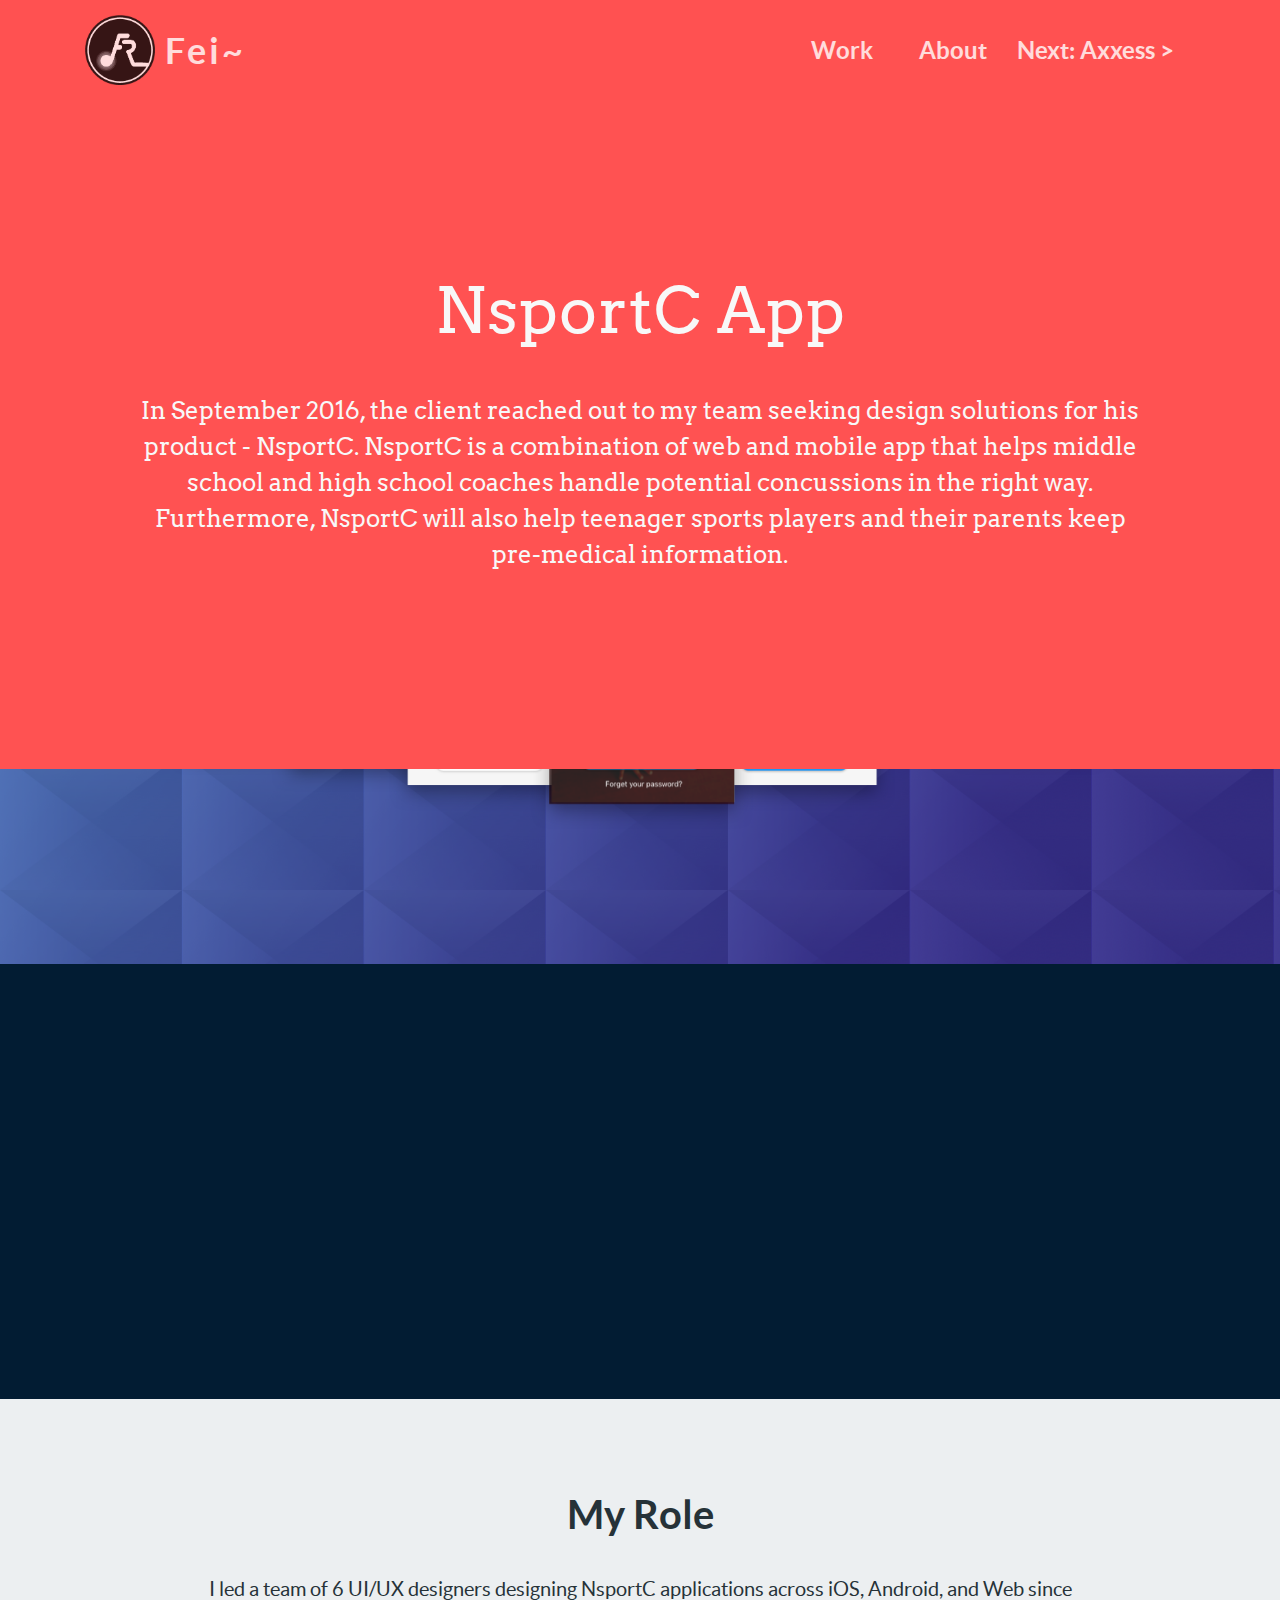
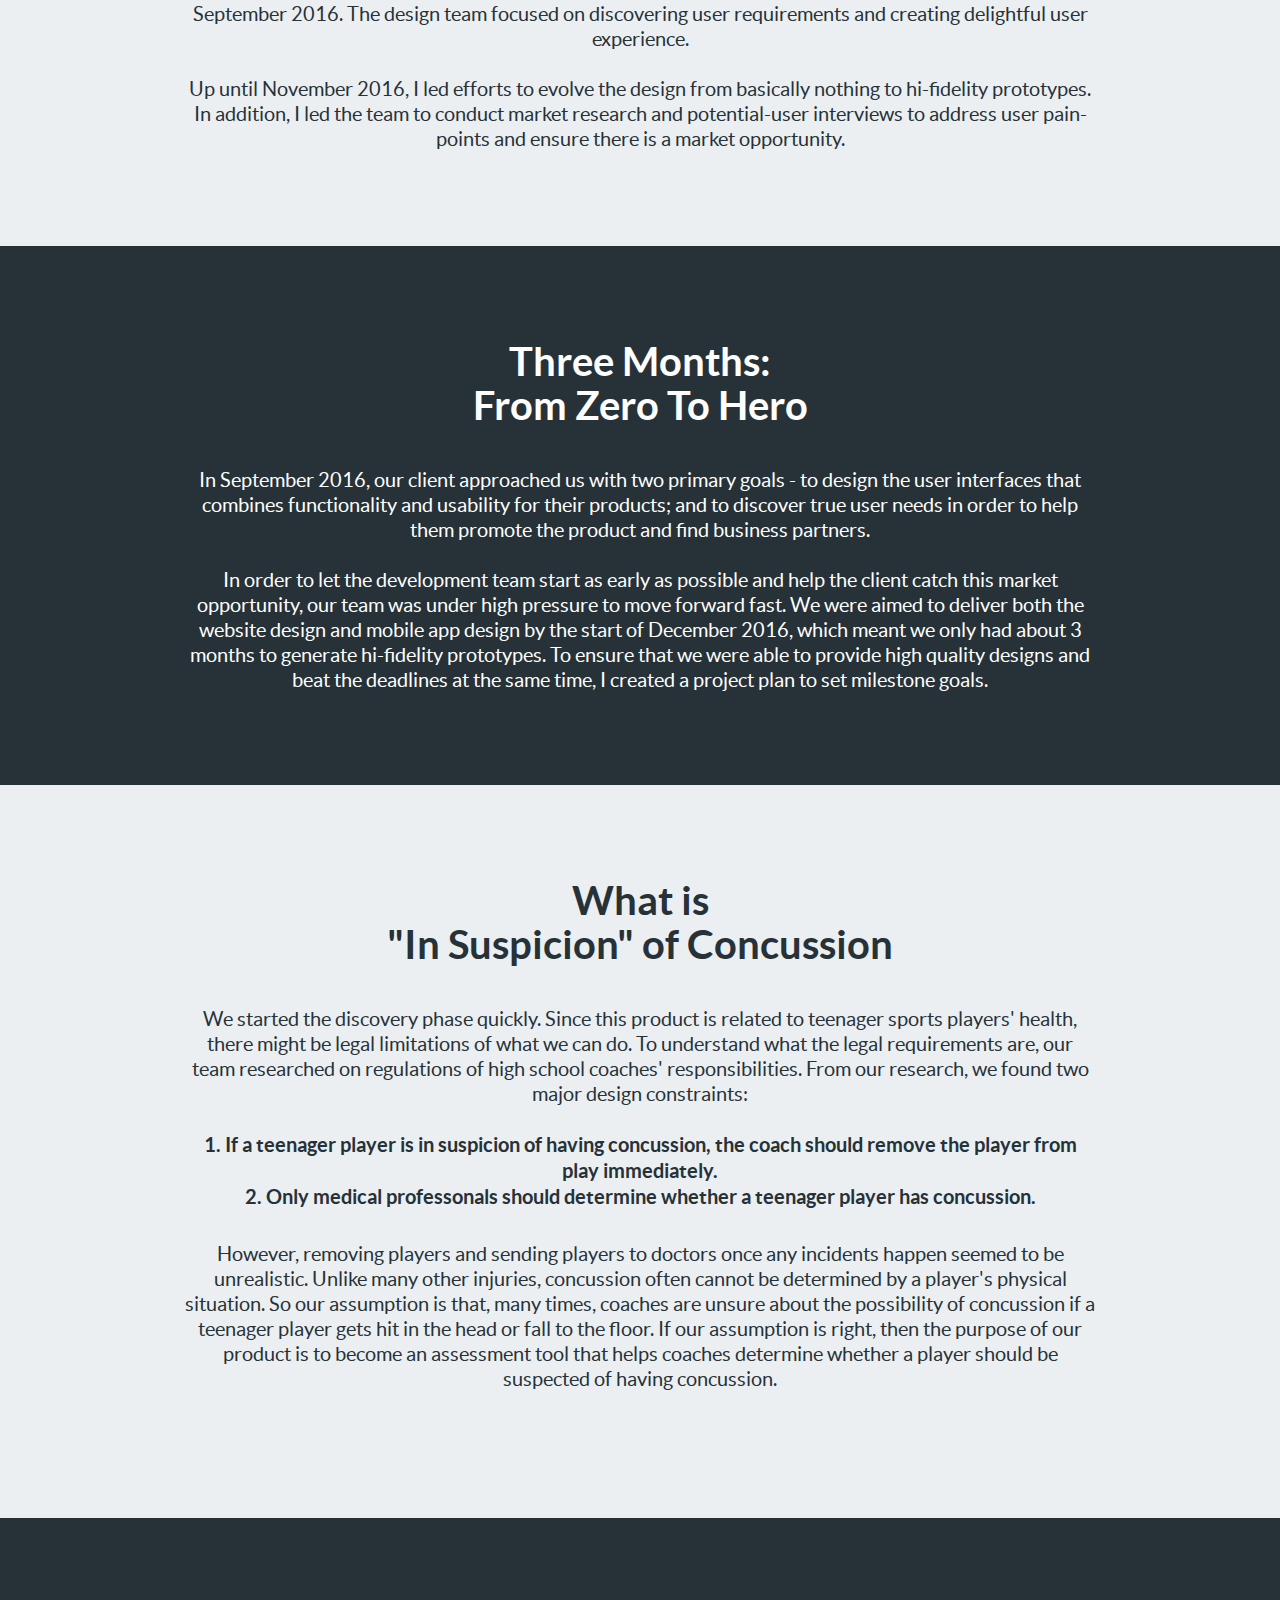
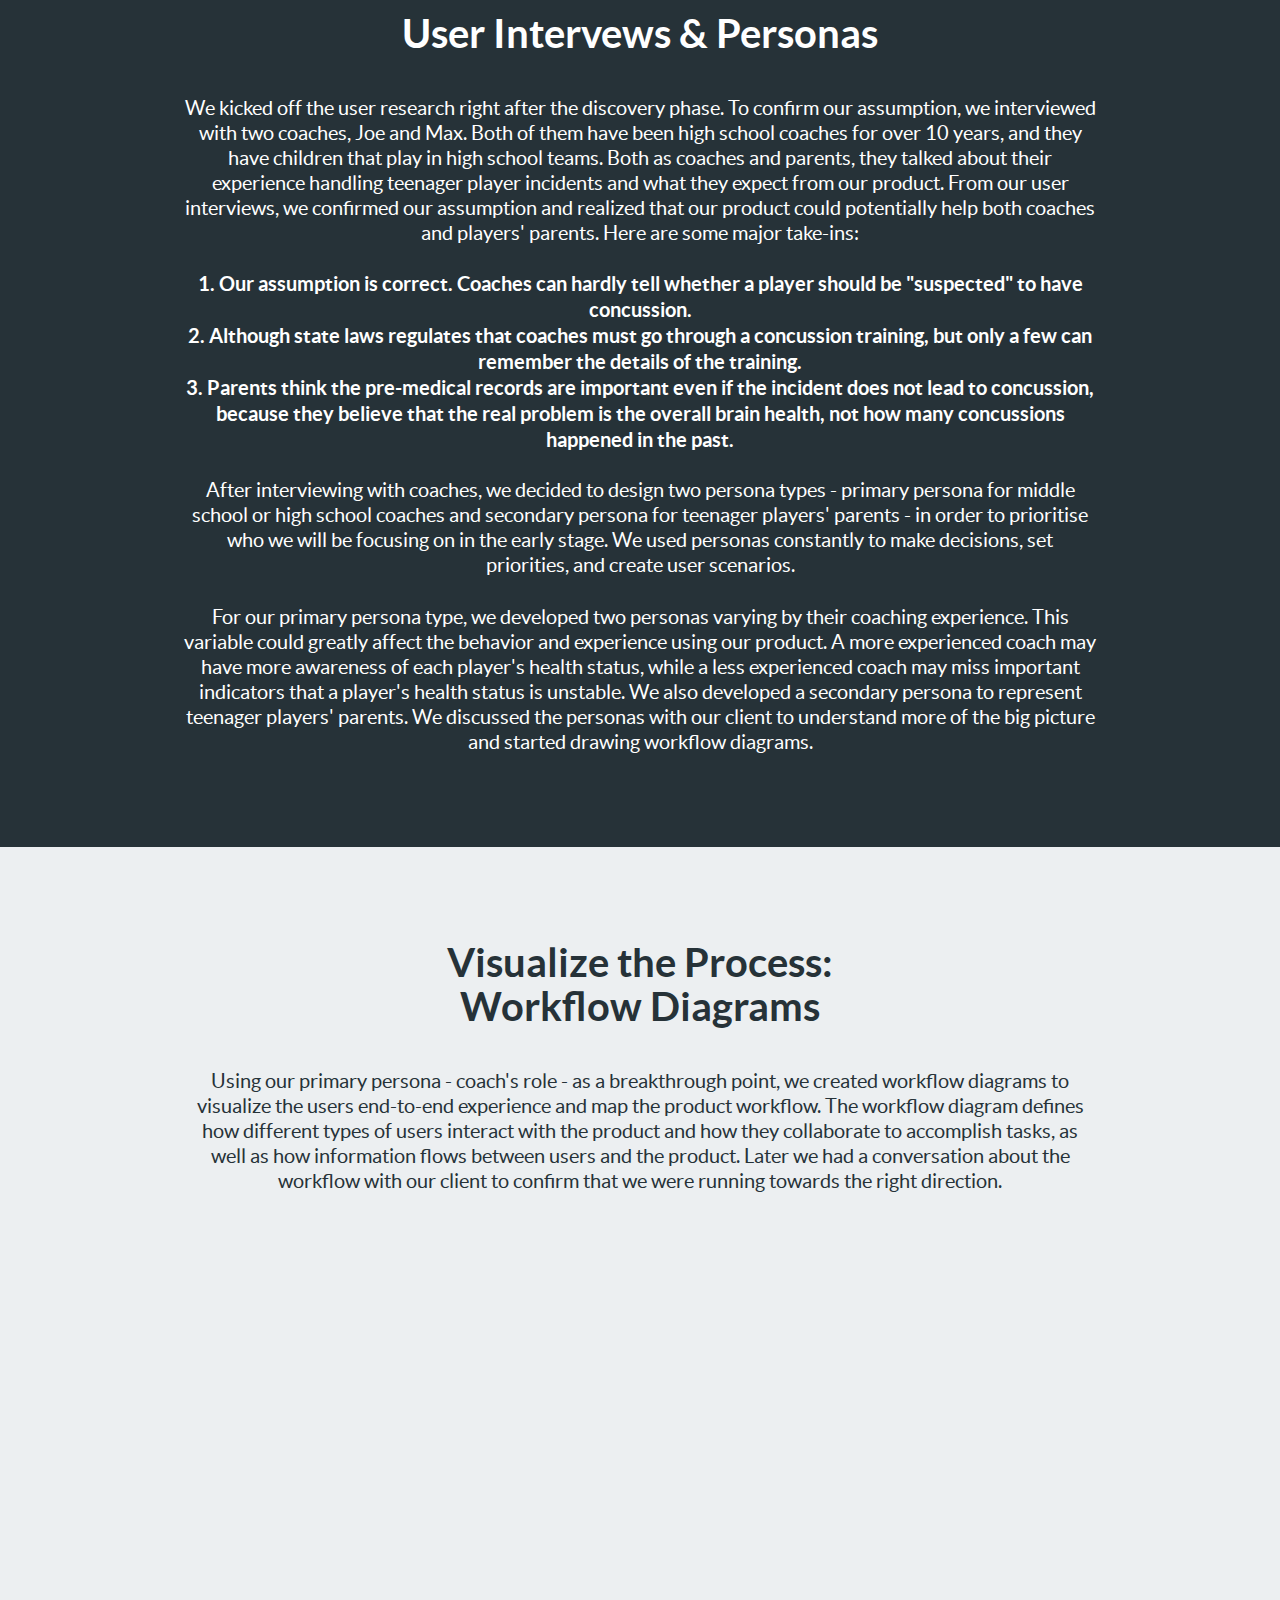
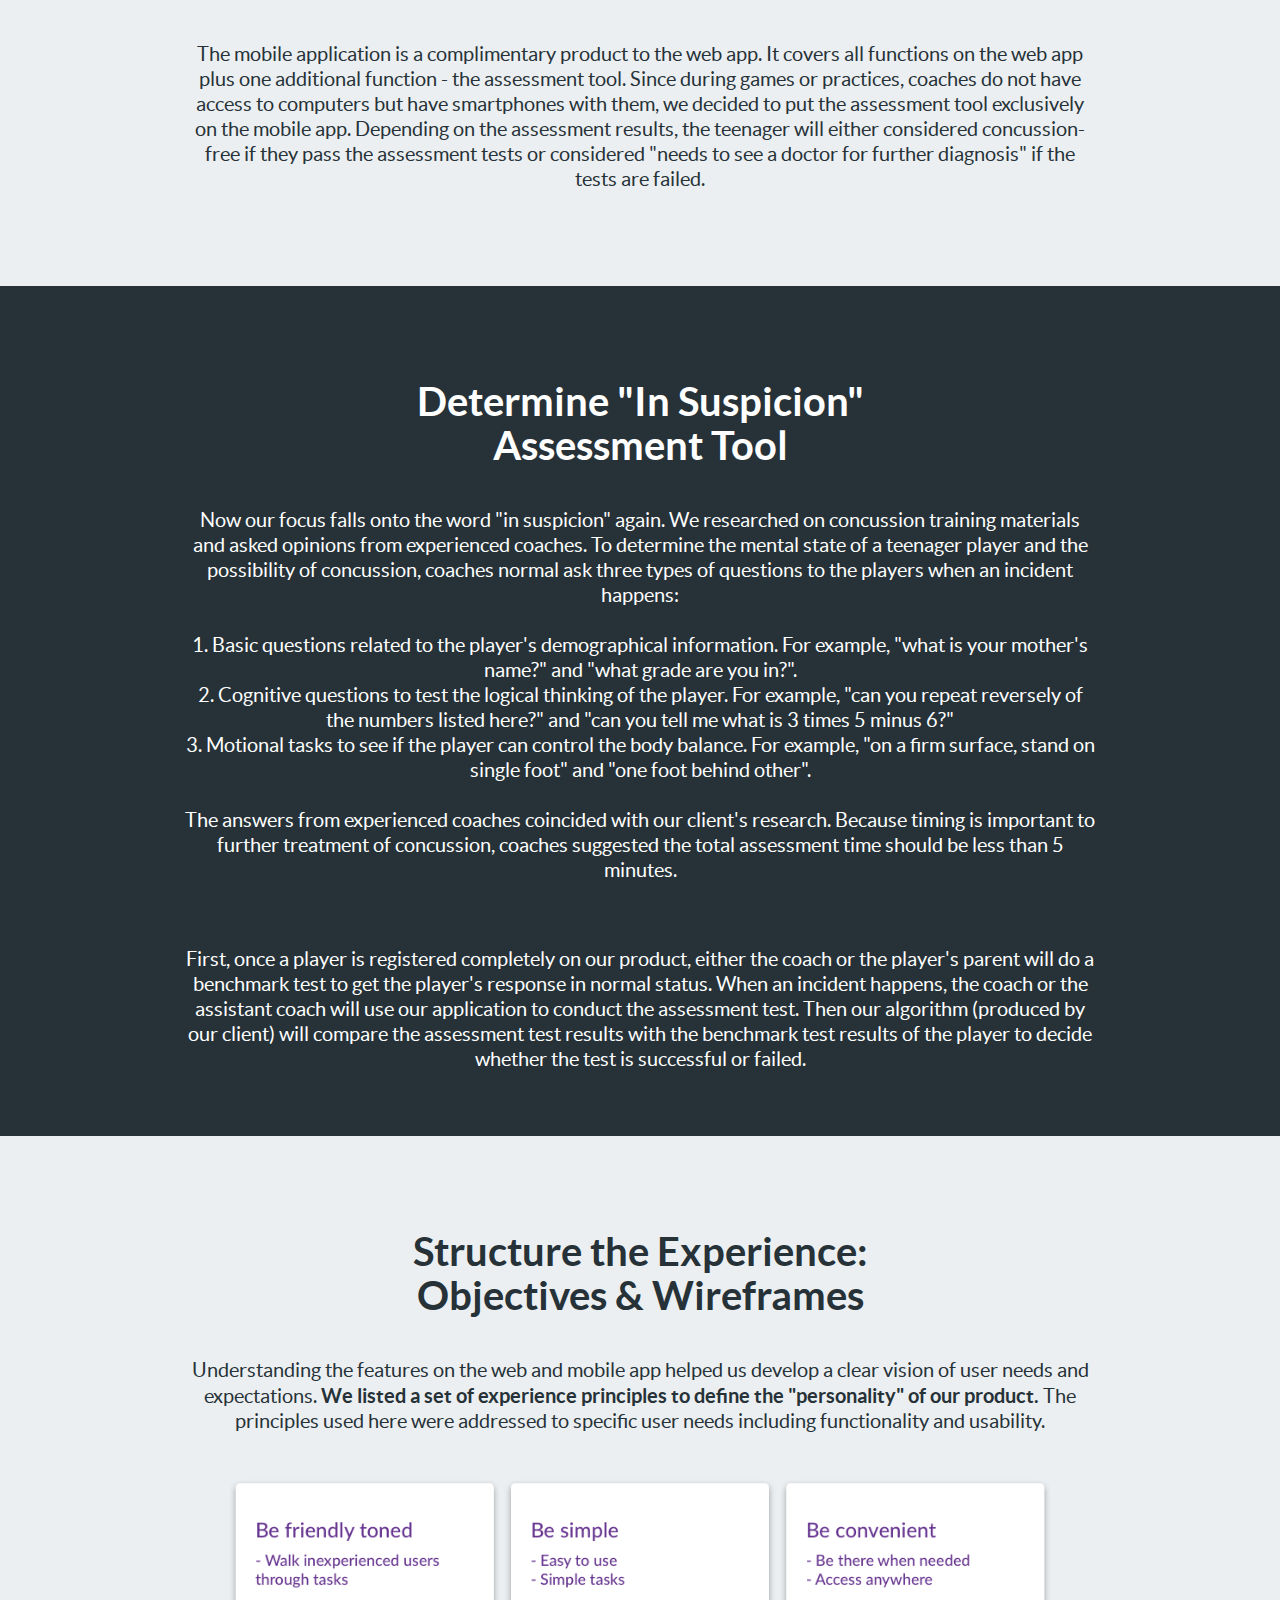
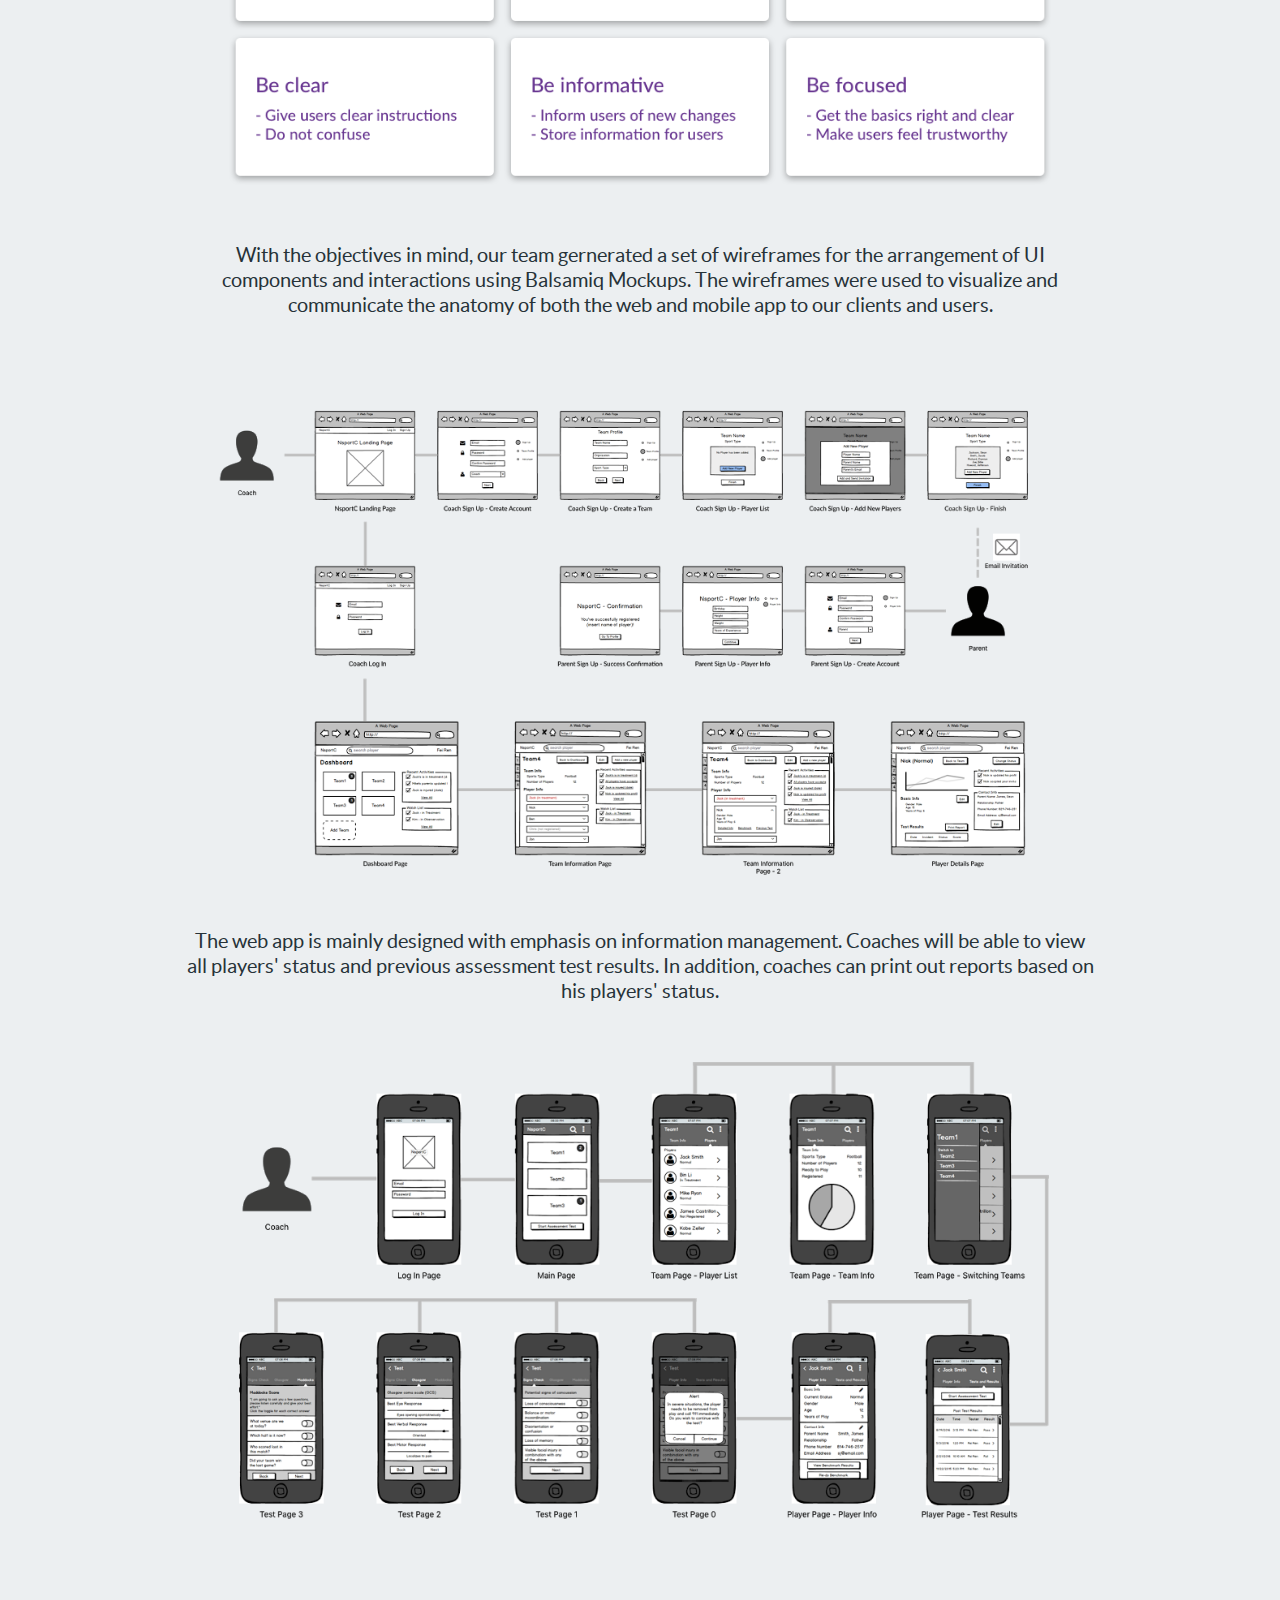
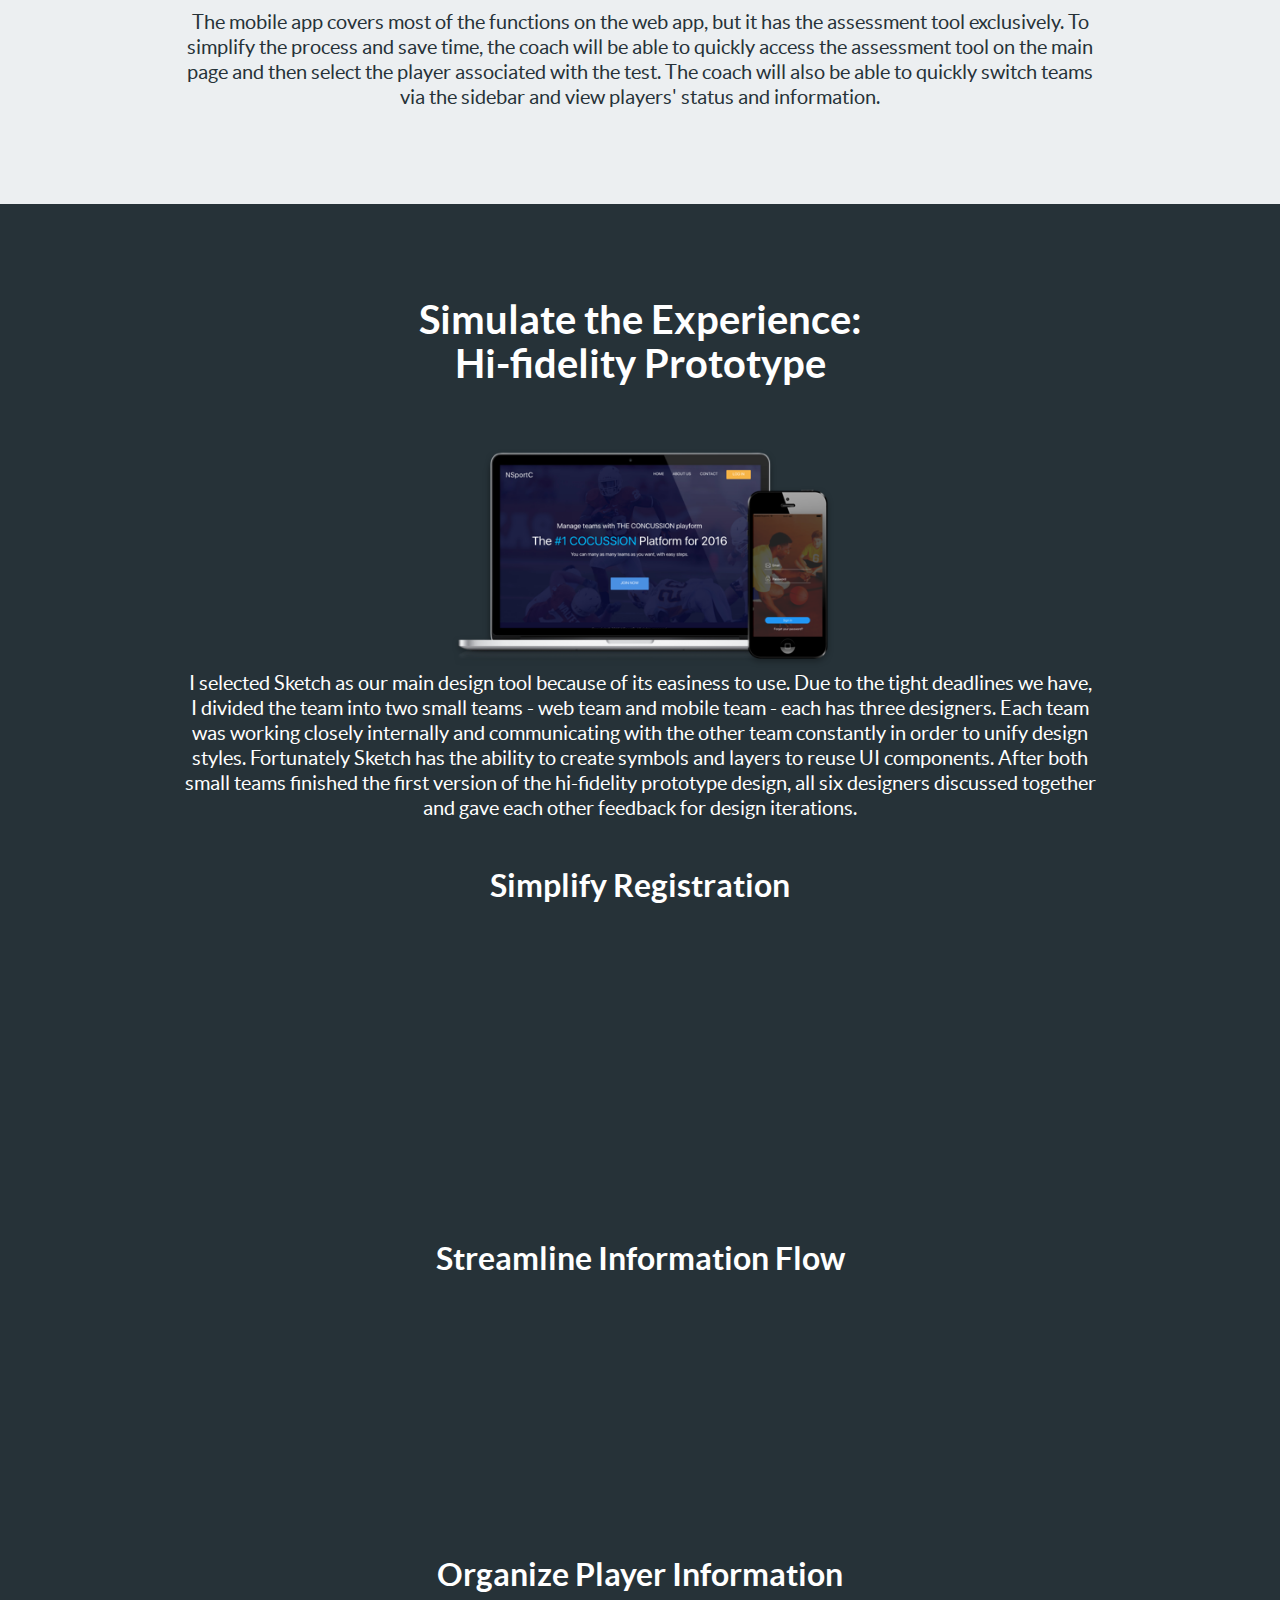
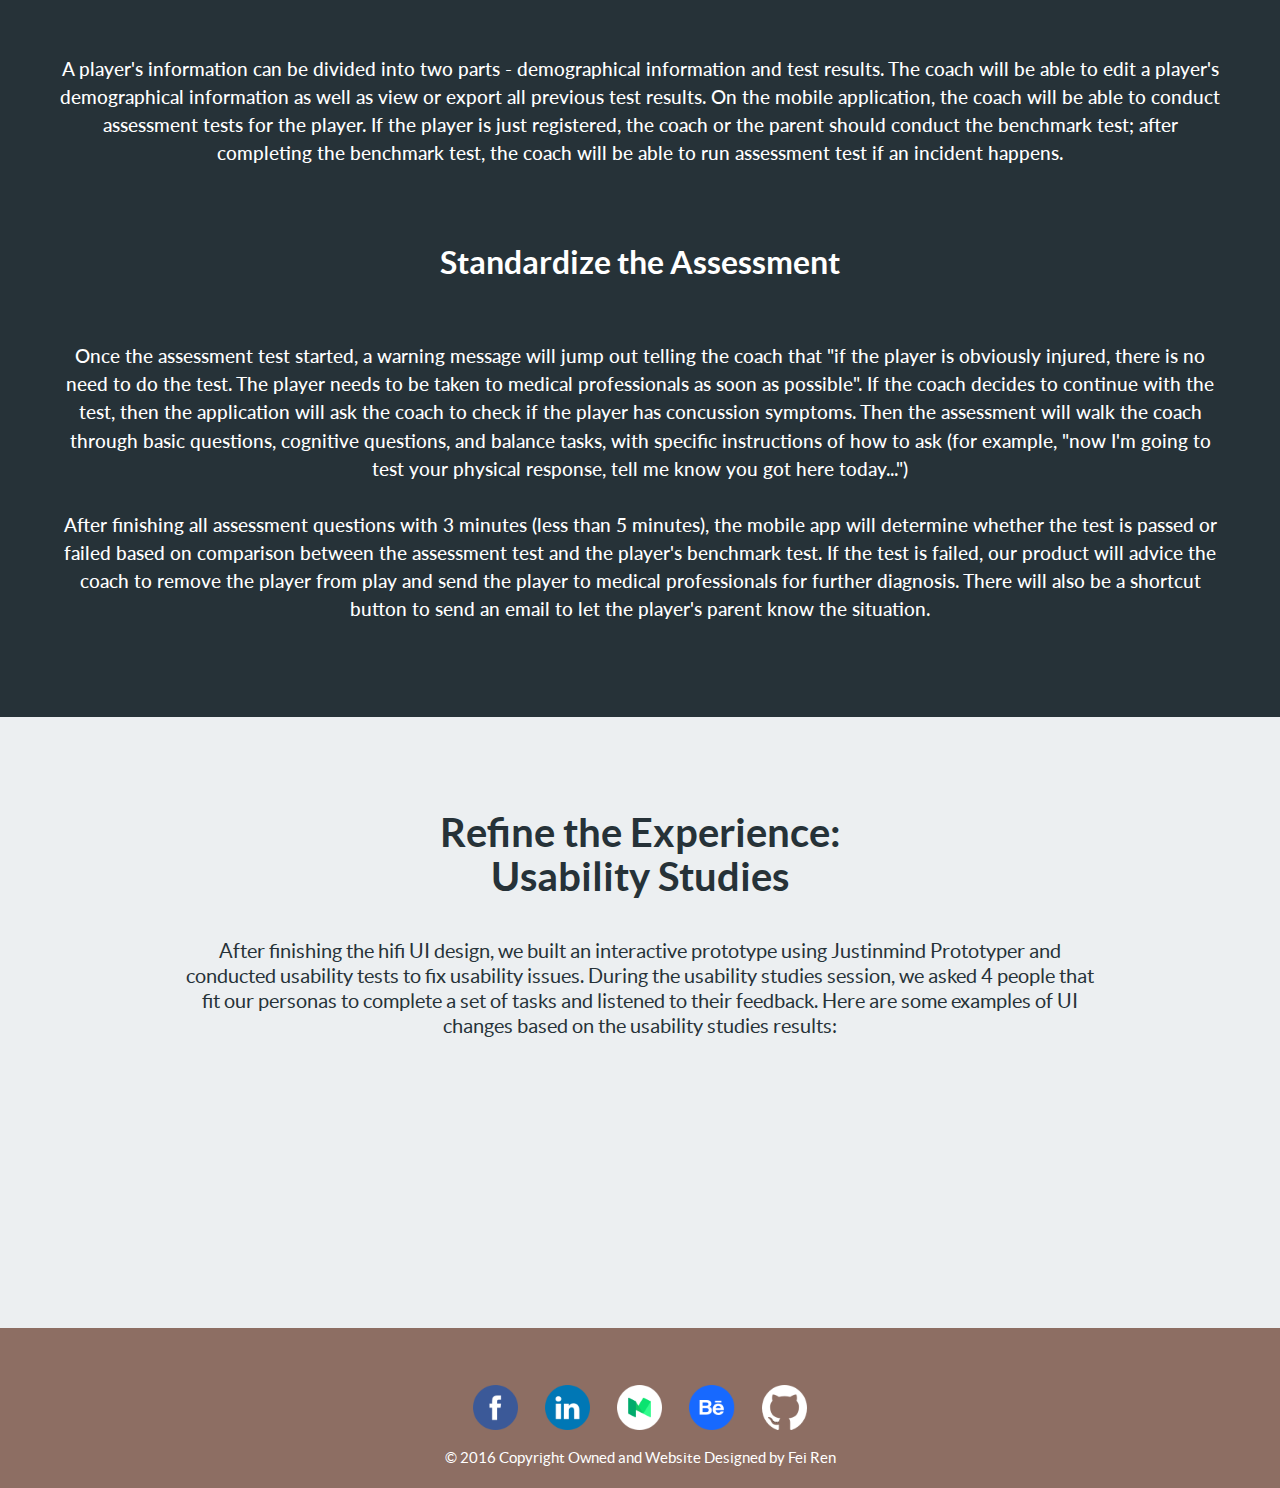
<file: NsportC.html>
<!-- FlatFy Theme - Andrea Galanti /-->
<!doctype html>
<!--[if lt IE 7]> <html class="no-js ie6 oldie" lang="en"> <![endif]-->
<!--[if IE 7]>    <html class="no-js ie7 oldie" lang="en"> <![endif]-->
<!--[if IE 8]>    <html class="no-js ie8 oldie" lang="en"> <![endif]-->
<!--[if IE 9]>    <html class="no-js ie9" lang="en"> <![endif]-->
<!--[if gt IE 9]><!--> <html> <!--<![endif]-->
<head>
    <meta charset="utf-8">
    <meta name="viewport" content="width=device-width, user-scalable=no, initial-scale=1.0, minimum-scale=1.0, maximum-scale=1.0">
    <meta name="description" content="Flatfy Free Flat and Responsive HTML5 Template ">
    <meta name="author" content="">

    <title>Welcome to Fei's Portfolio - NsportC</title>
    <link href="img/smalllogo1.png" rel="shortcut icon">
    <!-- Bootstrap core CSS -->
    <link href="css/bootstrap.min.css" rel="stylesheet">
 
    <!-- Custom Google Web Font -->
    <link href="font-awesome/css/font-awesome.min.css" rel="stylesheet">
    <link href='https://fonts.googleapis.com/css?family=Lato:100,300,400,700,900,100italic,300italic,400italic,700italic,900italic' rel='stylesheet' type='text/css'>
	<link href='https://fonts.googleapis.com/css?family=Arvo:400,700' rel='stylesheet' type='text/css'>
	
    <!-- Custom CSS-->
    <link href="css/general.css" rel="stylesheet">
	
	 <!-- Owl-Carousel -->
    <link href="css/custom.css" rel="stylesheet">
	<link href="css/owl.carousel.css" rel="stylesheet">
    <link href="css/owl.theme.css" rel="stylesheet">
	<link href="css/style.css" rel="stylesheet">
	<link href="css/animate.css" rel="stylesheet">
	
	<!-- Magnific Popup core CSS file -->
	<link rel="stylesheet" href="css/magnific-popup.css"> 
	<script src="js/modernizr-2.8.3.min.js"></script>
    <script src="js/lazysizes.min.js" async=""></script>  <!-- Modernizr /-->
	<!--[if IE 9]>
		<script src="js/PIE_IE9.js"></script>
	<![endif]-->
	<!--[if lt IE 9]>
		<script src="js/PIE_IE678.js"></script>
	<![endif]-->

	<!--[if lt IE 9]>
		<script src="js/html5shiv.js"></script>
	<![endif]-->

</head>

<body id="home">

	<!-- Preloader -->
	<div id="preloader">
		<div id="status"></div>
	</div>
    <!-- Nav -->
        <nav class="navbar-default Nav" role="navigation" id="nav2">
            <div class="container">
                <div class="navbar-header">
                    <button type="button" class="navbar-toggle" data-toggle="collapse" data-target=".navbar-ex1-collapse">
                        <span class="sr-only">Toggle navigation</span>
                        <span class="icon-bar"></span>
                        <span class="icon-bar"></span>
                        <span class="icon-bar"></span>
                    </button>
                    <a class="navbar-brand" href="index.html"><img src="img/smalllogo1.png" alt=""><p id="author">&nbsp;&nbsp;&nbsp;&nbsp;&nbsp;&nbsp;&nbsp;&nbsp;Fei~</p></a>
                </div>
    			<div class="collapse navbar-collapse navbar-right navbar-ex1-collapse">
                    <ul class="nav navbar-nav">
                        <li class="menuItem" id="work"><a href="index.html#jackson">Work</a></li>
                        <li class="menuItem" id="about"><a href="about.html">About</a></li>
                        <li class="menuItem" id="nextproject"><a href="Axxess.html">Next: Axxess ></a></li>
                    </ul>
    			</div>
    		</div>
    	</nav> 

    <div class = "intro-header RTitle XTitle" id="jtitle">
        <div class="col-xs-12 text-center abcen1 RTitle1 XTitle1">
            <h1 class="h1_home wow fadeIn" data-wow-delay="0.4s">NsportC App</h1>
            <h3 class="h3_home wow fadeIn" data-wow-delay="0.6s">In September 2016, the client reached out to my team seeking design solutions for his product - NsportC. NsportC is a combination of web and mobile app that helps middle school and high school coaches handle potential concussions in the right way. Furthermore, NsportC will also help teenager sports players and their parents keep pre-medical information.</h3>
        </div>
    </div>

    <div class="content-section-b RHeadline" id="nsportcdemo"> 
        <div class="container">
        </div>
    </div>

    <div class="content-section-b RSolution LDigital">
        <div class="container">
          <div class="row" >
             <div class="col-md-12 col-md-offset-0 text-center wrap_title ">
                <h3>My Role</h3>
                <h4>I led a team of 6 UI/UX designers designing NsportC applications across iOS, Android, and Web since September 2016. The design team focused on discovering user requirements and creating delightful user experience.<br><br>Up until November 2016, I led efforts to evolve the design from basically nothing to hi-fidelity prototypes. In addition, I led the team to conduct market research and potential-user interviews to address user pain-points and ensure there is a market opportunity.</h4>
            </div>
          </div>
        </div>
    </div>

        <div class="content-section-b RSolution JSolution">
        <div class="container">
          <div class="row" >
             <div class="col-md-12 col-md-offset-0 text-center wrap_title ">
                <h3>Three Months:<br> From Zero To Hero</h3>
                <h4>In September 2016, our client approached us with two primary goals - to design the user interfaces that combines functionality and usability for their products; and to discover true user needs in order to help them promote the product and find business partners.<br><br>In order to let the development team start as early as possible and help the client catch this market opportunity, our team was under high pressure to move forward fast. We were aimed to deliver both the website design and mobile app design by the start of December 2016, which meant we only had about 3 months to generate hi-fidelity prototypes. To ensure that we were able to provide high quality designs and beat the deadlines at the same time, I created a project plan to set milestone goals.</h4>
                <img id="Lstoryboard" class="lazyload" data-src="img/N/timeline.png" alt="">
             </div>
            </div><!-- /.row -->
        </div>
    </div>

    <div class="content-section-b RSolution LDigital">
        <div class="container">
          <div class="row" >
             <div class="col-md-12 col-md-offset-0 text-center wrap_title ">
                <h3>What is<br>"In Suspicion" of Concussion</h3>
                <h4>We started the discovery phase quickly. Since this product is related to teenager sports players' health, there might be legal limitations of what we can do. To understand what the legal requirements are, our team researched on regulations of high school coaches' responsibilities. From our research, we found two major design constraints:<br><br><strong>1. If a teenager player is in suspicion of having concussion, the coach should remove the player from play immediately.<br>2. Only medical professonals should determine whether a teenager player has concussion.</strong></h4>
                <img id="Lstoryboard" class="lazyload" data-src="img/N/regulation.png" alt="">
                <h4>However, removing players and sending players to doctors once any incidents happen seemed to be unrealistic. Unlike many other injuries, concussion often cannot be determined by a player's physical situation. So our assumption is that, many times, coaches are unsure about the possibility of concussion if a teenager player gets hit in the head or fall to the floor. If our assumption is right, then the purpose of our product is to become an assessment tool that helps coaches determine whether a player should be suspected of having concussion.</h4>
                <img id="Lstoryboard" class="lazyload" data-src="img/N/story.png" alt="">
            </div>
          </div>
        </div>
    </div>

    <div class="content-section-b RSolution JSolution">
        <div class="container">
          <div class="row" >
             <div class="col-md-12 col-md-offset-0 text-center wrap_title ">
                <h3>User Intervews & Personas</h3>
                <h4>We kicked off the user research right after the discovery phase. To confirm our assumption, we interviewed with two coaches, Joe and Max. Both of them have been high school coaches for over 10 years, and they have children that play in high school teams. Both as coaches and parents, they talked about their experience handling teenager player incidents and what they expect from our product. From our user interviews, we confirmed our assumption and realized that our product could potentially help both coaches and players' parents. Here are some major take-ins:<br><br><strong>1. Our assumption is correct. Coaches can hardly tell whether a player should be "suspected" to have concussion.<br>2. Although state laws regulates that coaches must go through a concussion training, but only a few can remember the details of the training.<br>3. Parents think the pre-medical records are important even if the incident does not lead to concussion, because they believe that the real problem is the overall brain health, not how many concussions happened in the past.</strong><br><br>After interviewing with coaches, we decided to design two persona types - primary persona for middle school or high school coaches and secondary persona for teenager players' parents - in order to prioritise who we will be focusing on in the early stage. We used personas constantly to make decisions, set priorities, and create user scenarios.</h4>
                <img id="Lstoryboard" class="lazyload" data-src="img/N/ppersona.png" alt="">
                <h4>For our primary persona type, we developed two personas varying by their coaching experience. This variable could greatly affect the behavior and experience using our product. A more experienced coach may have more awareness of each player's health status, while a less experienced coach may miss important indicators that a player's health status is unstable. We also developed a secondary persona to represent teenager players' parents. We discussed the personas with our client to understand more of the big picture and started drawing workflow diagrams.</h4>
                <img id="Lstoryboard" class="lazyload" data-src="img/N/spersona.png" alt="">
             </div>
            </div><!-- /.row -->
        </div>
    </div>

    <div class="content-section-b RSolution LDigital">
        <div class="container">
          <div class="row" >
             <div class="col-md-12 col-md-offset-0 text-center wrap_title ">
                <h3>Visualize the Process:<br>Workflow Diagrams</h3>
                <h4>Using our primary persona - coach's role - as a breakthrough point, we created workflow diagrams to visualize the users end-to-end experience and map the product workflow. The workflow diagram defines how different types of users interact with the product and how they collaborate to accomplish tasks, as well as how information flows between users and the product. Later we had a conversation about the workflow with our client to confirm that we were running towards the right direction.</h4>
                <div class="row">
                <div class="col-sm-6 wow fadeInDown text-center">
                  <img id="AC" class="lazyload" data-src="img/N/registration.png" alt="Generic placeholder image">
                  <p class="lead">Onboarding is the initial step for coaches to enjoy our product. While designing the registration process, we discovered that asking coaches to type in every player's demographical information may be too much, especially for coaches who manage multiple sports teams. To alleviate the burden on coaches, we ask parents to register and put in the demographic information for their children. At the same time, we are giving them access to all pre-medical records/test results. Once a coach add all players on the team, their parents will receive an email inviting them to register and type in players' information. Once a parent completes the registration process, his children will be officially registered.</p>
                </div><!-- /.col-lg-4 -->
                
                <div class="col-sm-6 wow fadeInDown text-center">
                  <img id="AC" class="lazyload" data-src="img/N/websitewf.png" alt="Generic placeholder image">
                   <p class="lead">After registering an account and creating a team, the coach will be directed to the Dashboard first where he or she can see all teams as well as any new changes or new records in the system. After selecting a team, the coach will be directed to the Player List where all players in the team will be shown. Players will be shown in 4 types of status - "not registered" means the player's parent has not completed the registration; "normal" means no signs of concussion; "in treatment" means a player is confirmed injured and cannot play; and "in observation" means a player is suspected of having concussion according to our assessment tool and needs to see a medical professional for further diagnosis.</p>
                </div><!-- /.col-lg-4 -->
            </div><!-- /.row -->
                <img id="Lstoryboard" class="lazyload" data-src="img/N/mobilewf.png" alt="">
                <h4>The mobile application is a complimentary product to the web app. It covers all functions on the web app plus one additional function - the assessment tool. Since during games or practices, coaches do not have access to computers but have smartphones with them, we decided to put the assessment tool exclusively on the mobile app. Depending on the assessment results, the teenager will either considered concussion-free if they pass the assessment tests or considered "needs to see a doctor for further diagnosis" if the tests are failed.</h4>
            </div>
          </div>
        </div>
    </div>

        <div class="content-section-b RSolution JSolution">
        <div class="container">
          <div class="row" >
             <div class="col-md-12 col-md-offset-0 text-center wrap_title ">
                <h3>Determine "In Suspicion"<br>Assessment Tool</h3>
                <h4>Now our focus falls onto the word "in suspicion" again. We researched on concussion training materials and asked opinions from experienced coaches. To determine the mental state of a teenager player and the possibility of concussion, coaches normal ask three types of questions to the players when an incident happens:<br><br>1. Basic questions related to the player's demographical information. For example, "what is your mother's name?" and "what grade are you in?".<br>2. Cognitive questions to test the logical thinking of the player. For example, "can you repeat reversely of the numbers listed here?" and "can you tell me what is 3 times 5 minus 6?"<br>3. Motional tasks to see if the player can control the body balance. For example, "on a firm surface, stand on single foot" and "one foot behind other".<br><br>The answers from experienced coaches coincided with our client's research. Because timing is important to further treatment of concussion, coaches suggested the total assessment time should be less than 5 minutes.</h4>
                <img id="Lstoryboard" class="questions lazyload" data-src="img/N/questions.png" alt="">
                <h4>First, once a player is registered completely on our product, either the coach or the player's parent will do a benchmark test to get the player's response in normal status. When an incident happens, the coach or the assistant coach will use our application to conduct the assessment test. Then our algorithm (produced by our client) will compare the assessment test results with the benchmark test results of the player to decide whether the test is successful or failed.</h4>
             </div>
            </div><!-- /.row -->
        </div>
    </div>

    <div class="content-section-b RSolution LDigital">
        <div class="container">
          <div class="row" >
             <div class="col-md-12 col-md-offset-0 text-center wrap_title ">
                <h3>Structure the Experience:<br>Objectives & Wireframes</h3>
                <h4>Understanding the features on the web and mobile app helped us develop a clear vision of user needs and expectations. <strong>We listed a set of experience principles to define the "personality" of our product.</strong> The principles used here were addressed to specific user needs including functionality and usability.</h4>
                <img id="Lstoryboard" class="obj" src="img/N/obj.png" alt="">
                <h4>With the objectives in mind, our team gernerated a set of wireframes for the arrangement of UI components and interactions using Balsamiq Mockups. The wireframes were used to visualize and communicate the anatomy of both the web and mobile app to our clients and users. </h4>
                <img id="Lstoryboard" src="img/N/webwire.png" alt="">
                <h4>The web app is mainly designed with emphasis on information management. Coaches will be able to view all players' status and previous assessment test results. In addition, coaches can print out reports based on his players' status.</h4>
                <img id="Lstoryboard" src="img/N/appwire.png" alt="">
                <h4>The mobile app covers most of the functions on the web app, but it has the assessment tool exclusively. To simplify the process and save time, the coach will be able to quickly access the assessment tool on the main page and then select the player associated with the test. The coach will also be able to quickly switch teams via the sidebar and view players' status and information.</h4>
            </div>
          </div>
        </div>
    </div>

    <div class="content-section-b RSolution JSolution">
        <div class="container">
          <div class="row" >
             <div class="col-md-12 col-md-offset-0 text-center wrap_title ">
                <h3>Simulate the Experience:<br>Hi-fidelity Prototype</h3>
                <img id="Lstoryboard" src="img/N/mainpic.png" alt="">
                <h4>I selected Sketch as our main design tool because of its easiness to use. Due to the tight deadlines we have, I divided the team into two small teams - web team and mobile team - each has three designers. Each team was working closely internally and communicating with the other team constantly in order to unify design styles. Fortunately Sketch has the ability to create symbols and layers to reuse UI components. After both small teams finished the first version of the hi-fidelity prototype design, all six designers discussed together and gave each other feedback for design iterations.</h4>
                <div class="row" id="nhifi">
                <h5>Simplify Registration</h5>
                <div class="col-sm-6 wow fadeInDown text-center">
                  <img id="AC" class="lazyload" data-src="img/N/cregistration.png" alt="Generic placeholder image">
                  <p class="lead">Coaches will be able to register through our website. The first step is to register with the coach's email address and create a password. Then the coach needs to create a sports team by typing in "team name" and "sports type". The last step is to add all player and their parents' email addresses. Our product will automatically email invitations to the parents for registering their children.</p>
                </div><!-- /.col-lg-4 -->
                
                <div class="col-sm-6 wow fadeInDown text-center">
                  <img id="AC" class="lazyload" data-src="img/N/rregistration.png" alt="Generic placeholder image">
                   <p class="lead">Parents will only be able to register through invitations sent by coaches. Once the parent clicks on the invitation link, the parent will be directed to the registration page where he or she needs to register with an email as well and type in the player's demographical information. Once all steps are completed, the player is successfully registered on NsportC system.</p>
                </div><!-- /.col-lg-4 -->
            </div><!-- /.row -->
            <div class="row" id="nhifi">
                <h5>Streamline Information Flow</h5>
                <div class="col-sm-6 wow fadeInDown text-center">
                  <img id="AC" class="lazyload" data-src="img/N/dashboard.png" alt="Generic placeholder image">
                  <p class="lead">The dashboard page serves as a central information hub. The coach is able to view all teams as well as new changes or new test results. Furthermore, the coach is able to add or delete teams on this page.Clicking on any team, the coach will be directed to the team page of the team.</p>
                </div><!-- /.col-lg-4 -->
                <div class="col-sm-6 wow fadeInDown text-center">
                  <img id="AC" class="lazyload" data-src="img/N/team.png" alt="Generic placeholder image">
                   <p class="lead">The team page shows a list of all players in this team as well as the team information. The coach can change the team's name and add/delete players on this page. "Not registered" player will be grayed out, but the coach can choose to resend an invitation to the player's parent.</p>
                </div><!-- /.col-lg-4 -->
            </div><!-- /.row -->
            <div class="row" id="nhifi">
                <h5>Organize Player Information</h5>
                <img id="Lstoryboard" class="lazyload" data-src="img/N/player.png" alt="">
                <p class="lead">A player's information can be divided into two parts - demographical information and test results. The coach will be able to edit a player's demographical information as well as view or export all previous test results. On the mobile application, the coach will be able to conduct assessment tests for the player. If the player is just registered, the coach or the parent should conduct the benchmark test; after completing the benchmark test, the coach will be able to run assessment test if an incident happens.</p>
            </div><!-- /.row -->
            <div class="row" id="nhifi">
                <h5>Standardize the Assessment</h5>
                <img id="Lstoryboard" class="lazyload" data-src="img/N/assessment.png" alt="">
                <p class="lead">Once the assessment test started, a warning message will jump out telling the coach that "if the player is obviously injured, there is no need to do the test. The player needs to be taken to medical professionals as soon as possible". If the coach decides to continue with the test, then the application will ask the coach to check if the player has concussion symptoms. Then the assessment will walk the coach through basic questions, cognitive questions, and balance tasks, with specific instructions of how to ask (for example, "now I'm going to test your physical response, tell me know you got here today...")<br><br>After finishing all assessment questions with 3 minutes (less than 5 minutes), the mobile app will determine whether the test is passed or failed based on comparison between the assessment test and the player's benchmark test. If the test is failed, our product will advice the coach to remove the player from play and send the player to medical professionals for further diagnosis. There will also be a shortcut button to send an email to let the player's parent know the situation.</p>
            </div><!-- /.row -->
             </div>
            </div><!-- /.row -->
        </div>
    </div>

    <div class="content-section-b RSolution LDigital">
        <div class="container">
          <div class="row" >
             <div class="col-md-12 col-md-offset-0 text-center wrap_title ">
                <h3>Refine the Experience:<br>Usability Studies</h3>
                <h4>After finishing the hifi UI design, we built an interactive prototype using Justinmind Prototyper and conducted usability tests to fix usability issues. During the usability studies session, we asked 4 people that fit our personas to complete a set of tasks and listened to their feedback. Here are some examples of UI changes based on the usability studies results:</h4>
                <div class="row gifs">
                <div class="col-sm-6 wow fadeInDown text-center">
                  <img id="AC" class="lazyload" data-src="img/N/sp.gif" alt="Generic placeholder image">
                  <p class="lead">On our first version, we use the alphabetical order for the player list. According to user feedback, "order by status" is a more intuitive way for them to see who can play and who cannot.</p>
                </div><!-- /.col-lg-4 -->
                
                <div class="col-sm-6 wow fadeInDown text-center">
                  <img id="AC" class="lazyload" data-src="img/N/ti.gif" alt="Generic placeholder image">
                   <p class="lead">When we test the transactions of pages, an actual coach pointed out that teenage player may look similar on small profile pictures, so we added player names to identify each player.</p>
                </div><!-- /.col-lg-4 -->
          </div>
        </div>
    </div>
    </div></div>

    <footer>
    <div id="footer" class="content-section-b">
        <div class="container">
          <div class="row" >
             <div id="ownership" class="col-md-6 col-md-offset-3 text-center wrap_title ">
                <h2>
                <a target="_blank" href="http://www.facebook.com/renfei1992"><img id="facebook" src="img/facebook.png" alt=""></a>
                <a target="_blank" href="http://www.linkedin.com/in/renfei1992"><img id="linkedin" src="img/linkedin.png" alt=""></a>
                <a target="_blank" href="http://medium.com/@renfei1992"><img id="medium" src="img/medium.png" alt=""></a>
                <a target="_blank" href="http://www.behance.net/renfei19925de0"><img id="behance" src="img/behance.png" alt=""></a>
                <a target="_blank" href="http://github.com/renfei1992"><img id="github" src="img/github.png" alt=""></a>
                </h2>
                <p>© 2016 Copyright Owned and Website Designed by Fei Ren</p>
             </div>
          </div>
        </div>
    </div>
    </footer>

    <!-- JavaScript -->
    <script src="js/jquery-1.10.2.js"></script>
    <script src="js/bootstrap.js"></script>
    <script src="js/owl.carousel.js"></script>
    <script src="js/script.js"></script>
	
<script>
  (function(i,s,o,g,r,a,m){i['GoogleAnalyticsObject']=r;i[r]=i[r]||function(){
  (i[r].q=i[r].q||[]).push(arguments)},i[r].l=1*new Date();a=s.createElement(o),
  m=s.getElementsByTagName(o)[0];a.async=1;a.src=g;m.parentNode.insertBefore(a,m)
  })(window,document,'script','https://www.google-analytics.com/analytics.js','ga');
  ga('create', 'UA-82086829-1', 'auto');
  ga('send', 'pageview');
</script>
	
    <!-- Smoothscroll -->
    <script type="text/javascript" src="js/jquery.corner.js"></script> 
    <script src="js/wow.min.js"></script>
    <script>
     new WOW().init();
    </script>
    <script src="js/classie.js"></script>
    <!-- Magnific Popup core JS file -->
    <script src="js/jquery.magnific-popup.js"></script>

</body>

</html>
</file>
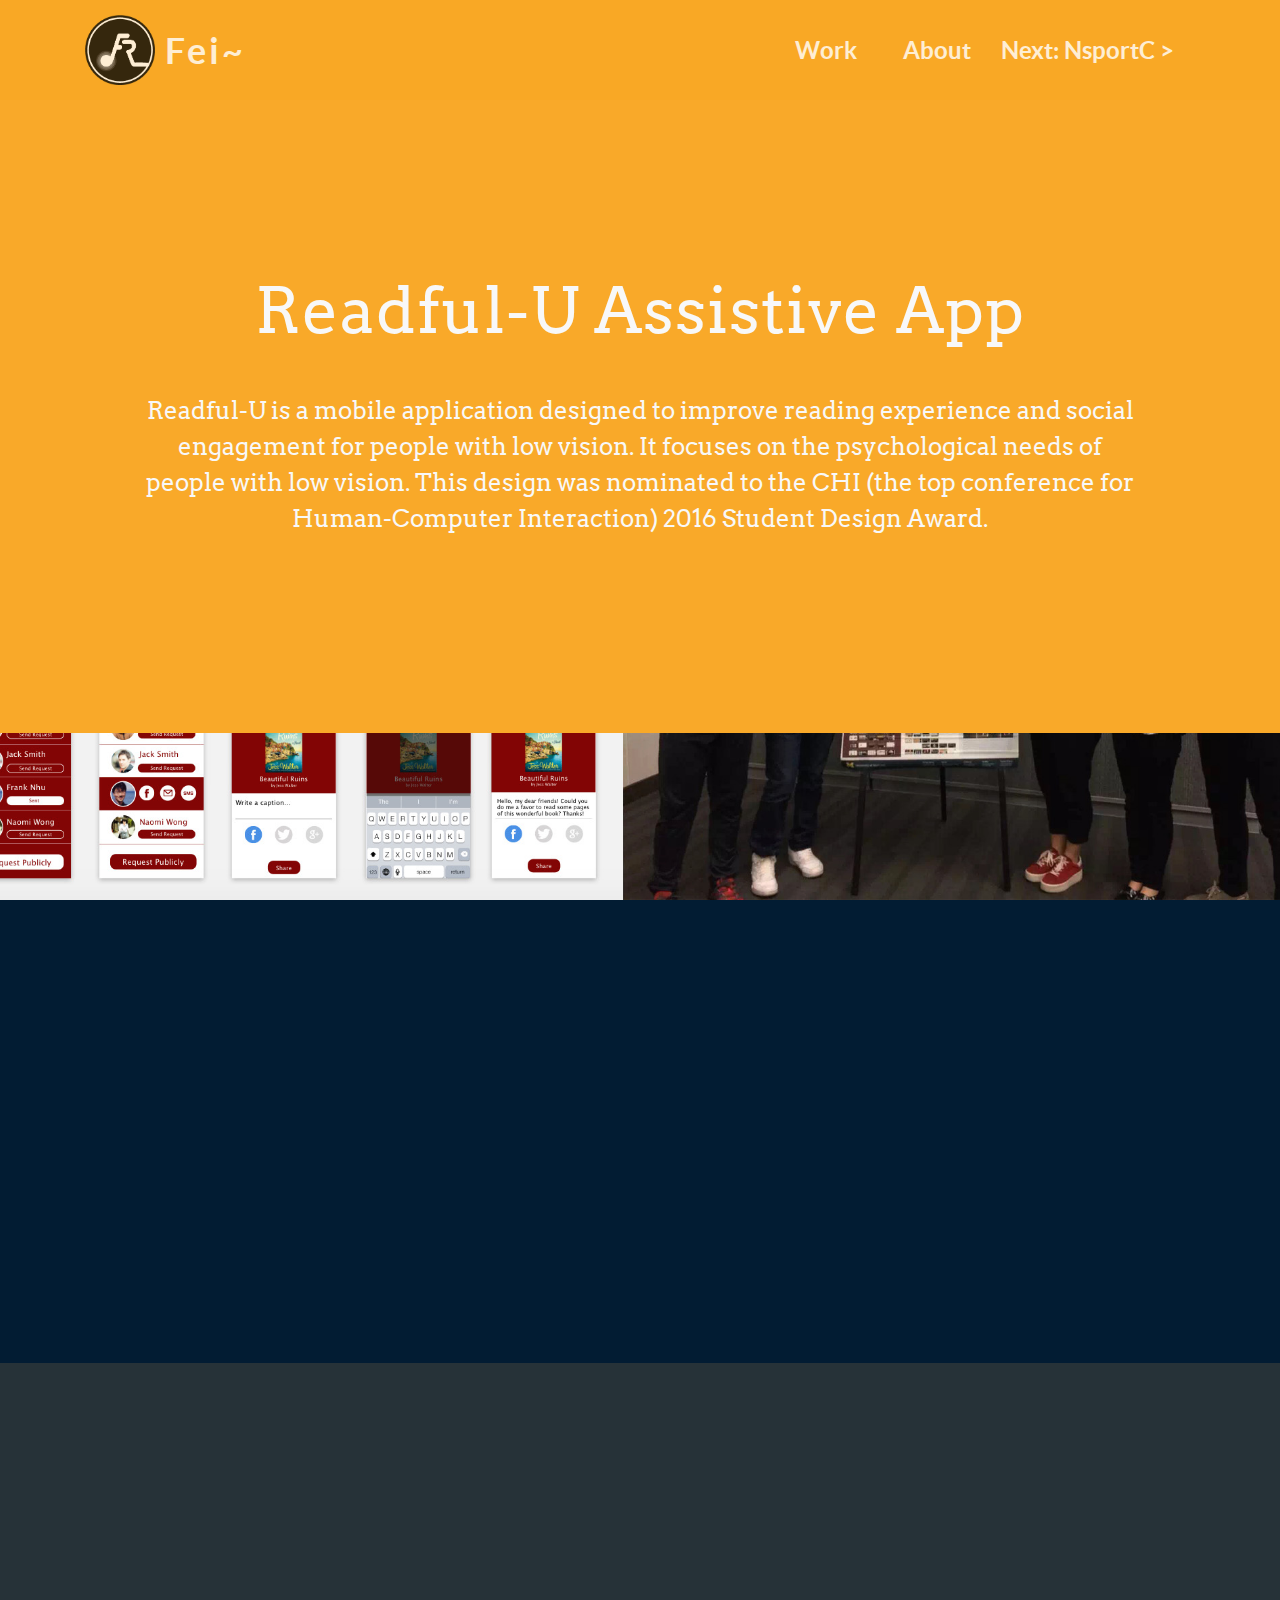
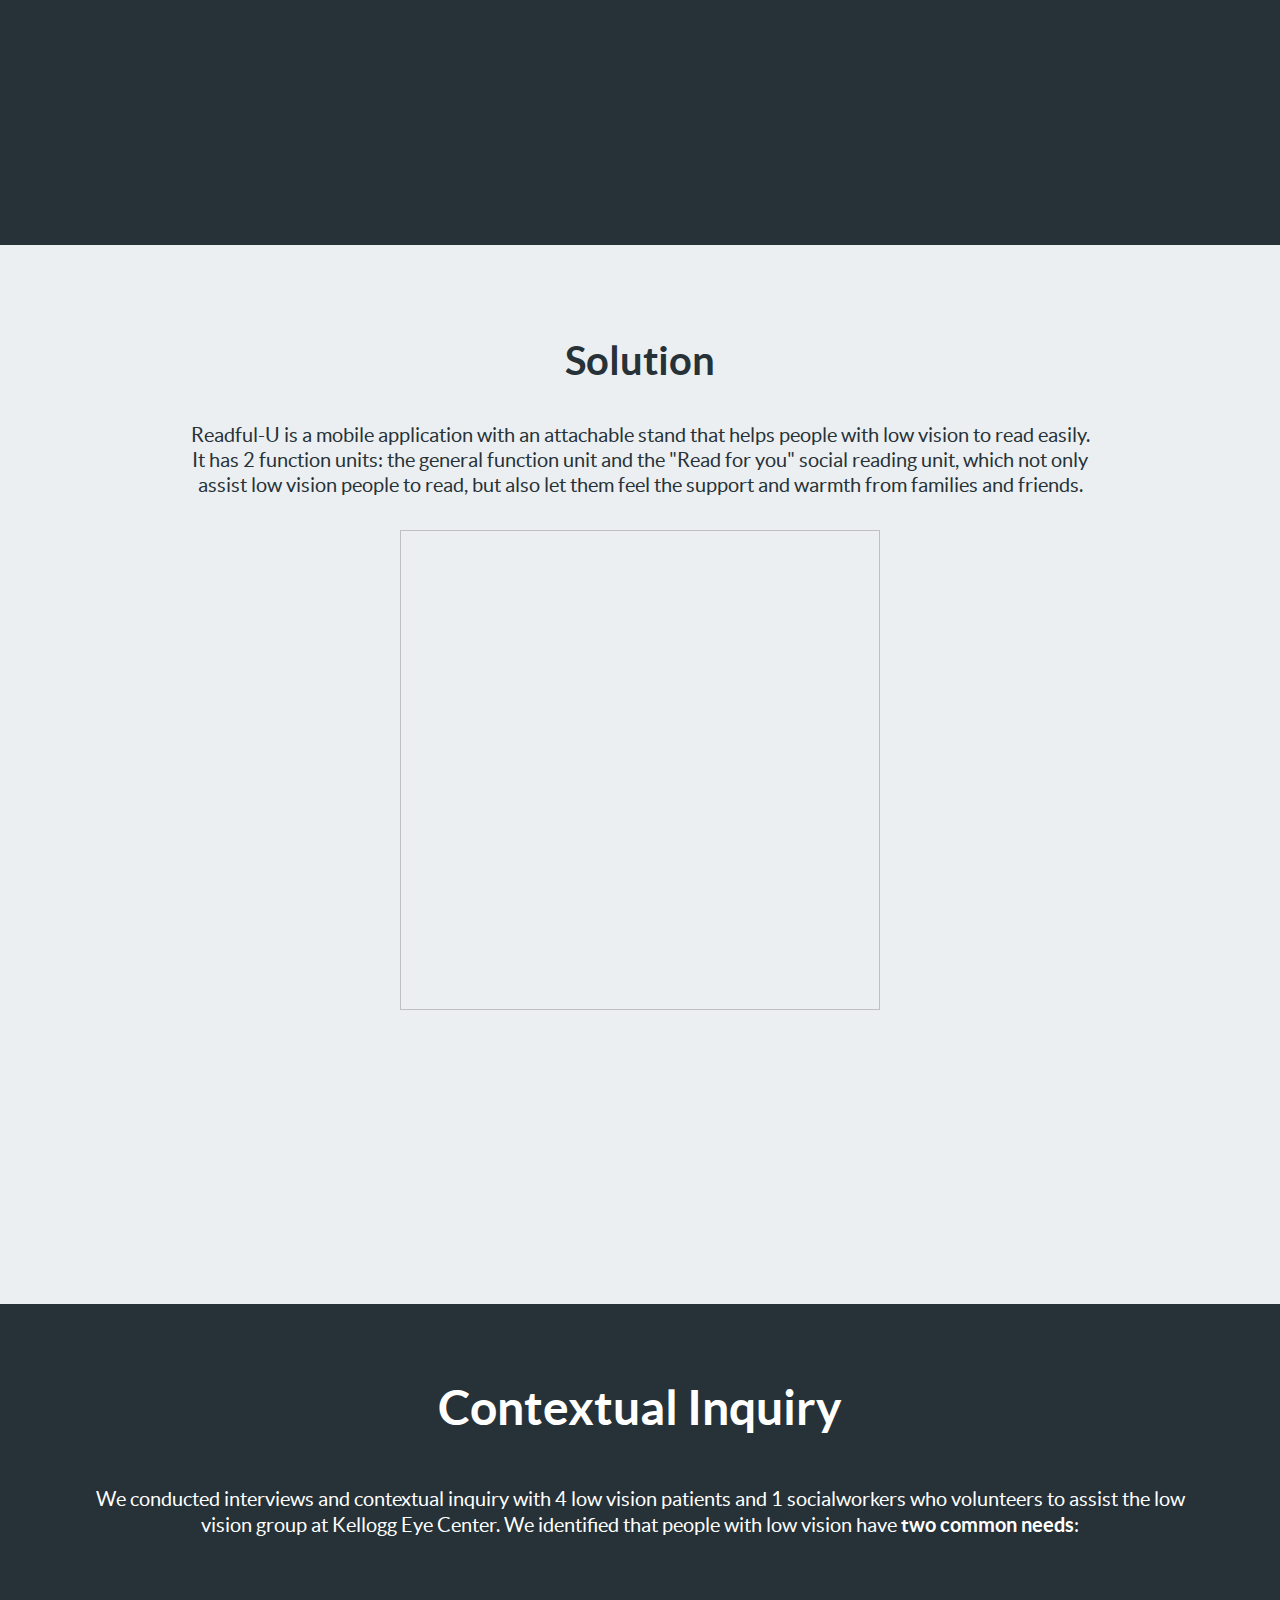
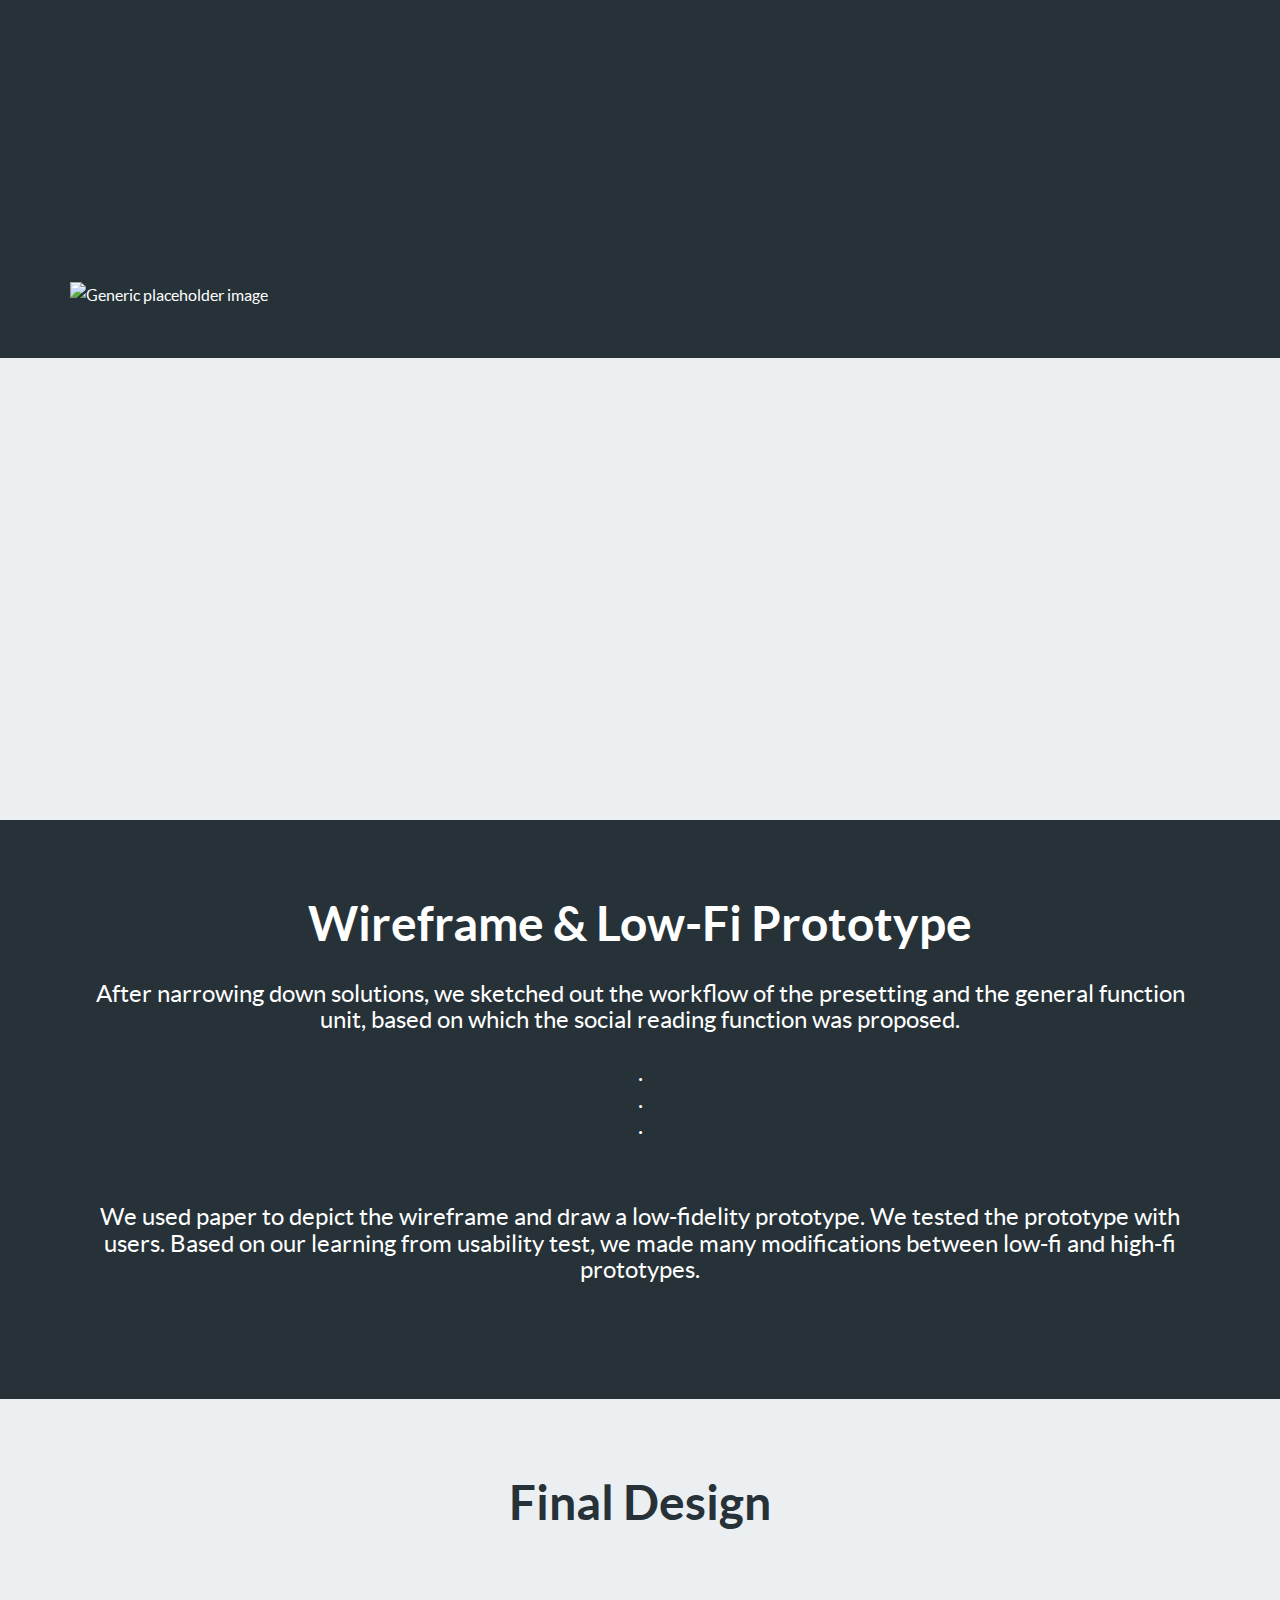
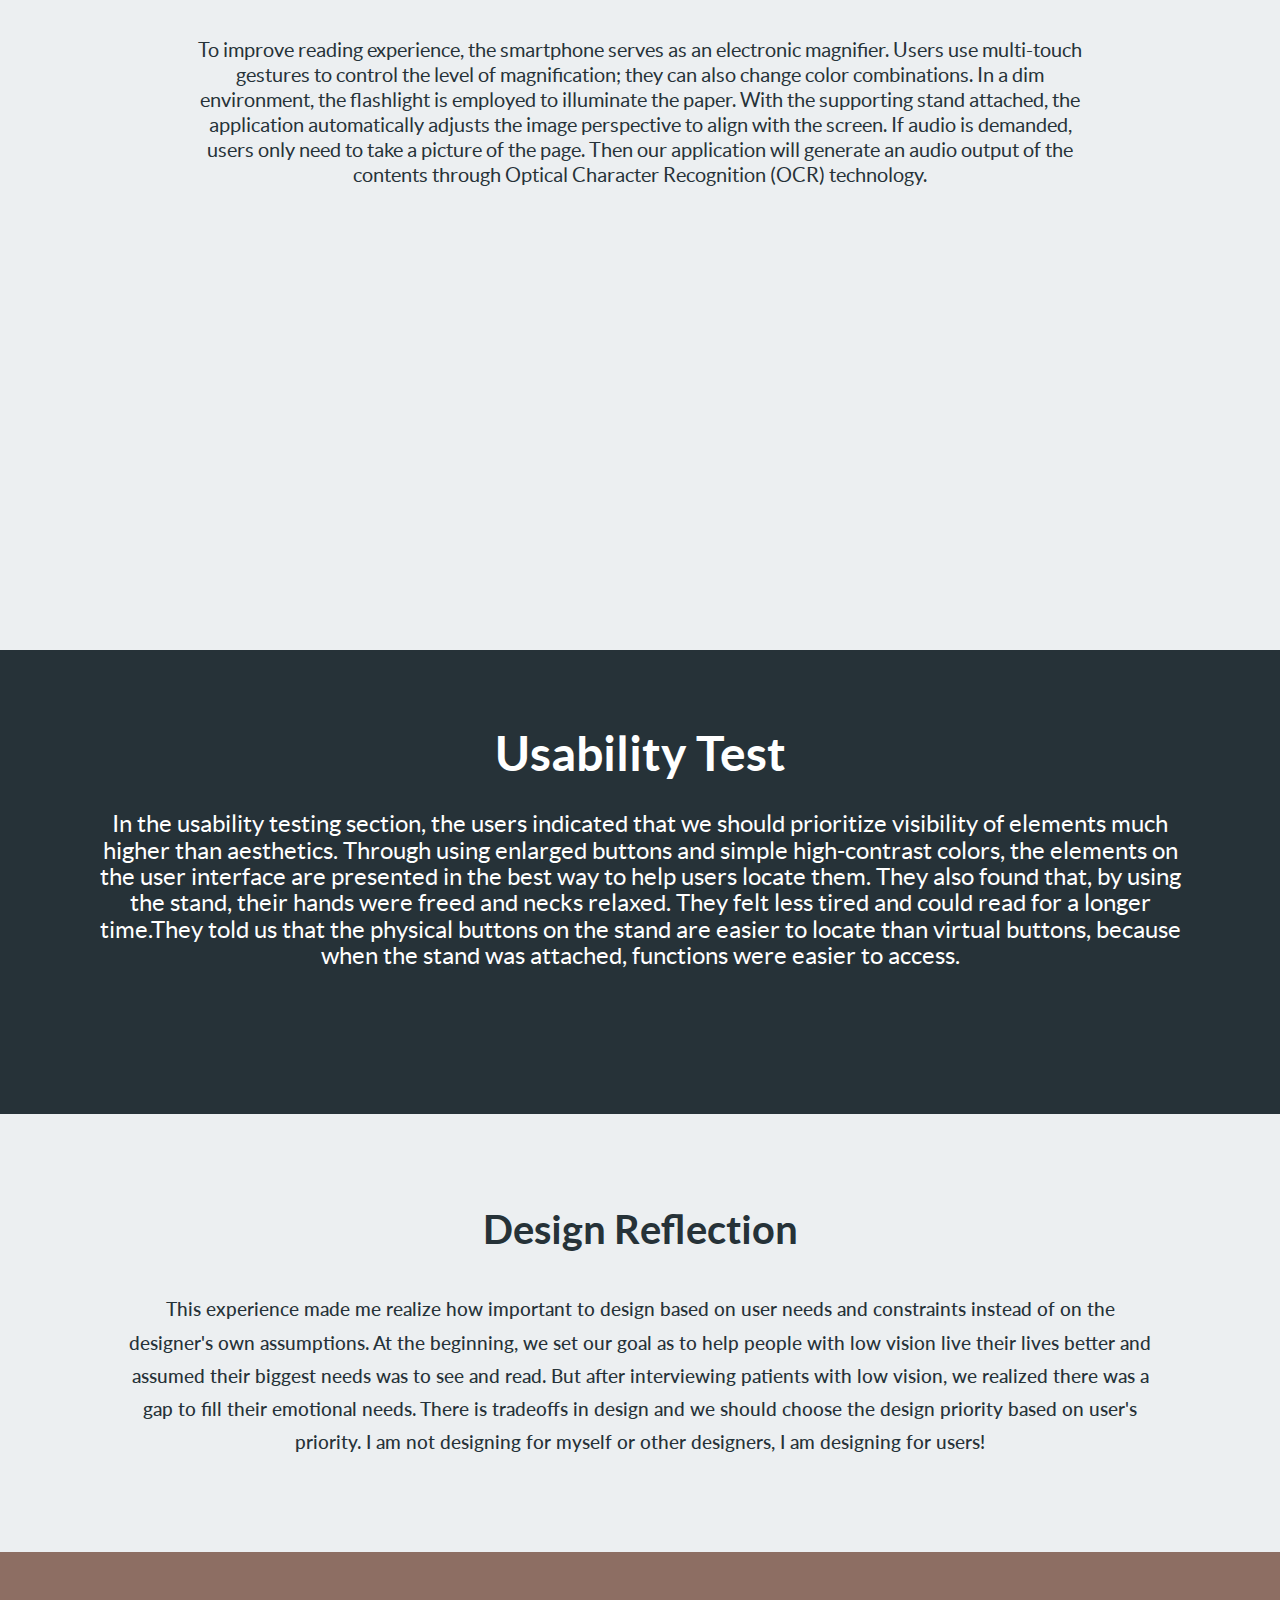
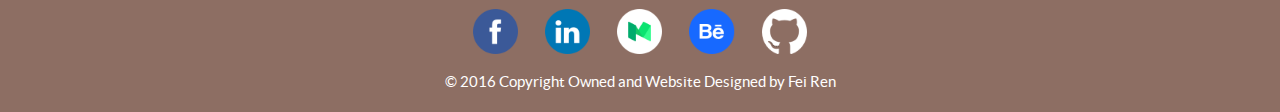
<file: ReadfulU.html>
<!-- FlatFy Theme - Andrea Galanti /-->
<!doctype html>
<!--[if lt IE 7]> <html class="no-js ie6 oldie" lang="en"> <![endif]-->
<!--[if IE 7]>    <html class="no-js ie7 oldie" lang="en"> <![endif]-->
<!--[if IE 8]>    <html class="no-js ie8 oldie" lang="en"> <![endif]-->
<!--[if IE 9]>    <html class="no-js ie9" lang="en"> <![endif]-->
<!--[if gt IE 9]><!--> <html> <!--<![endif]-->
<head>
    <meta charset="utf-8">
    <meta name="viewport" content="width=device-width, user-scalable=no, initial-scale=1.0, minimum-scale=1.0, maximum-scale=1.0">
    <meta name="description" content="Flatfy Free Flat and Responsive HTML5 Template ">
    <meta name="author" content="">

    <title>Welcome to Fei's Portfolio - Readful-U</title>
    <link href="img/smalllogo1.png" rel="shortcut icon">
    <!-- Bootstrap core CSS -->
    <link href="css/bootstrap.min.css" rel="stylesheet">
 
    <!-- Custom Google Web Font -->
    <link href="font-awesome/css/font-awesome.min.css" rel="stylesheet">
    <link href='https://fonts.googleapis.com/css?family=Lato:100,300,400,700,900,100italic,300italic,400italic,700italic,900italic' rel='stylesheet' type='text/css'>
    <link href='https://fonts.googleapis.com/css?family=Arvo:400,700' rel='stylesheet' type='text/css'>
    
    <!-- Custom CSS-->
    <link href="css/general.css" rel="stylesheet">
    
     <!-- Owl-Carousel -->
    <link href="css/custom.css" rel="stylesheet">
    <link href="css/owl.carousel.css" rel="stylesheet">
    <link href="css/owl.theme.css" rel="stylesheet">
    <link href="css/style.css" rel="stylesheet">
    <link href="css/animate.css" rel="stylesheet">
    
    <!-- Magnific Popup core CSS file -->
    <link rel="stylesheet" href="css/magnific-popup.css"> 
    <script src="js/modernizr-2.8.3.min.js"></script>
    <script src="js/lazysizes.min.js" async=""></script> <!-- Modernizr /-->
    <!--[if IE 9]>
        <script src="js/PIE_IE9.js"></script>
    <![endif]-->
    <!--[if lt IE 9]>
        <script src="js/PIE_IE678.js"></script>
    <![endif]-->

    <!--[if lt IE 9]>
        <script src="js/html5shiv.js"></script>
    <![endif]-->

</head>

<body id="home">

    <!-- Preloader -->
    <div id="preloader">
        <div id="status"></div>
    </div>
    <!-- Nav -->
        <nav class="navbar-default Nav" role="navigation" id="nav4">
            <div class="container">
                <div class="navbar-header">
                    <button type="button" class="navbar-toggle" data-toggle="collapse" data-target=".navbar-ex1-collapse">
                        <span class="sr-only">Toggle navigation</span>
                        <span class="icon-bar"></span>
                        <span class="icon-bar"></span>
                        <span class="icon-bar"></span>
                    </button>
                    <a class="navbar-brand" href="index.html"><img src="img/smalllogo1.png" alt=""><p id="author">&nbsp;&nbsp;&nbsp;&nbsp;&nbsp;&nbsp;&nbsp;&nbsp;Fei~</p></a>
                </div>
                <div class="collapse navbar-collapse navbar-right navbar-ex1-collapse">
                    <ul class="nav navbar-nav">
                        <li class="menuItem" id="work"><a href="index.html#jackson">Work</a></li>
                        <li class="menuItem" id="about"><a href="about.html">About</a></li>
                        <li class="menuItem" id="nextproject"><a href="NsportC.html">Next: NsportC ></a></li>
                    </ul>
                </div>
            </div>
        </nav> 

    <div class = "intro-header RTitle XTitle" id="rtitle">
        <div class="col-xs-12 text-center abcen1 RTitle1 XTitle1">
            <h1 class="h1_home wow fadeIn" data-wow-delay="0.4s">Readful-U Assistive App</h1>
            <h3 class="h3_home wow fadeIn" data-wow-delay="0.6s">Readful-U is a mobile application designed to improve reading experience and social engagement for people with low vision. It focuses on the psychological needs of people with low vision. This design was nominated to the CHI (the top conference for Human-Computer Interaction) 2016 Student Design Award.</h3>
        </div>
    </div>

    <div class="content-section-b RHeadline" id="rupic"> 
        <div class="container">
        </div>
    </div>

    <div class="content-section-a RProblem">
        <div class="container">
             <div class="row">
                <div class="col-sm-6 pull-right wow fadeInRightBig">
                    <img class="img-responsive " src="img/RDemographics.png" alt="">
                </div>
             
                <div class="col-sm-6 wow fadeInLeftBig"  data-animation-delay="200">   
                    <h3 class="section-heading">Background</h3>
                    <p class="lead">
                        <em>Low vision</em> is a type of visually impaired that <em>cannot be fully corrected</em> with medical treatment, surgery, or conventional glasses. The primarily effected group is <em>the elder people</em>. <br><br>
                        Seriously impeded from performing daily tasks especially <em>reading</em>, low vision people feel <em>isolated and losing connection to the world</em>.
                    </p>
                </div>           
            </div>
        </div>
    </div>

    <div class="content-section-b RSolution">
        <div class="container">
          <div class="row" >
             <div class="col-md-12 col-md-offset-0 text-center wrap_title ">
                <h3>Solution</h3>
                <h4>Readful-U is a mobile application with an attachable stand that helps people with low vision to read easily. It has 2 function units: the general function unit and the "Read for you" social reading unit, which not only assist low vision people to read, but also let them feel the support and warmth from families and friends.</h4>
                <img id="Rconcept" class="lazyload" data-src="img/RConcept.png" alt="">
             </div>
          </div>
            <div class="row">
                <div class="col-sm-6 wow fadeInDown text-center">
                    <h5>Mobile Application</h4>
                  <img id="Rsolution" class="lazyload" data-src="img/RMA.png" alt="Generic placeholder image">
                  <p class="lead">Mobile application provides effective reading assist, integrated with social interaction activities.</p>
                </div><!-- /.col-lg-4 -->
                
                <div class="col-sm-6 wow fadeInDown text-center">
                <h5>Attachable Stand</h4>
                  <img  id="Rsolution" class="lazyload" data-src="img/RAS.png" alt="Generic placeholder image">
                   <p class="lead">Attachable Stand with Hot Keys provides stable and smooth reading experience. Physical buttons are easier to find.</p>
                </div><!-- /.col-lg-4 -->
            </div><!-- /.row -->
        </div>
    </div>

    <div class="content-section-b RContextual" style="border-top: 0">
        <div class="container">
            <div class="col-lg-12 col-lg-offset-0 text-center wrap_title">
                <h2>Contextual Inquiry</h2>
                <img class="lazyload" data-src="img/group2.png" alt="" id="cinquiry">
                <h4>We conducted interviews and contextual inquiry with 4 low vision patients and 1 socialworkers who volunteers to assist the low vision group at Kellogg Eye Center. We identified that people with low vision have <em>two common needs</em>:</h4>
            </div>
            
            <div class="row">
                <div class="col-sm-6 wow fadeInDown text-center">
                  <img class="lazyload" data-src="img/RReading.png" alt="Generic placeholder image">
                  <h4>Reading Experience</h4>
                  <p class="lead">The most mentioned problem is reading. When their vision starts to deteriorate, the first primary activity affected is reading. In addition, other reading-related activities, such as watching TV and driving vehicles, are also mentioned.</p>
                </div><!-- /.col-lg-4 -->
                
                <div class="col-sm-6 wow fadeInDown text-center">
                  <img class="lazyload" data-src="img/RConnecting.png" alt="Generic placeholder image">
                   <h4>Social Engagement</h4>
                   <p class="lead">People with low vision often feel frustrated when they fail to perform simple tasks. Most of these elder patients live independently and far away from their children. They have strong emotional and social needs.</p>
                </div><!-- /.col-lg-4 -->
            </div><!-- /.row -->
            <img class="lazyload" data-src="img/problem.png" alt="Generic placeholder image" id="rconstraints">
        </div>
    </div>

    <div class="content-section-b RParallel"> 
        <div class="container">
            <div class="row">
                <div class="col-sm-6 wow fadeInLeftBig">
                    <img class="lazyload" id="paralleld" data-class="img-responsive " src="img/RUParallel.jpg" alt="">
                </div>
                <div class="col-sm-6 wow fadeInRightBig"  data-animation-delay="200">   
                    <h3 class="section-heading">Parallel Design</h3>
                    <p>To maximize solution diversity, we employed the parallel methodology. I personally designed and stretched the first design with the VR box:<br><br>Design 1: A virtual reality application that works with Google Cardboard.<br>Design 2: A mobile application with an attachable stand.<br>Design 3: A hand-held smartphone case that turns the smartphone into an electronic magnifier.<br><br>A mobile application provides huge flexibility. There are several existing hardware on a smartphone, such as flash light and audio jack, so further functions can be developed without much additional costs. So Design 2 was kept as the base of our final design.
                </div>              
            </div>
        </div>
    </div>

    <div class="content-section-b RContextual RWireframe" style="border-top: 0">
        <div class="container">
            <div class="col-lg-12 col-lg-offset-0 text-center wrap_title">
                <h2>Wireframe & Low-Fi Prototype</h2>
                <h3>After narrowing down solutions, we sketched out the workflow of the presetting and the general function unit, based on which the social reading function was proposed.<br><br>.<br>.<br>.</h3>
            </div>
            <div class="col-lg-12 col-lg-offset-0 text-center wrap_title">
                <h3>We used paper to depict the wireframe and draw a low-fidelity prototype. We tested the prototype with users. Based on our learning from usability test, we made many modifications between low-fi and high-fi prototypes. </h3>
                <img class="lazyload" data-src="img/Rlowfi.png" alt="">
            </div>
        </div>
    </div>

    <div class="content-section-b RContextual RFinal RSolution" id="fd" style="border-top: 0">
        <div class="container">
            <div class="col-lg-12 col-lg-offset-0 text-center wrap_title">
                <h2>Final Design</h2>
                <img id="Rfinal" class="lazyload" data-src="img/RGeneral.png" alt="">
                <h4>To improve reading experience, the smartphone serves as an electronic magnifier. Users use multi-touch gestures to control the level of magnification; they can also change color combinations. In a dim environment, the flashlight is employed to illuminate the paper. With the supporting stand attached, the application automatically adjusts the image perspective to align with the screen. If audio is demanded, users only need to take a picture of the page. Then our application will generate an audio output of the contents through Optical Character Recognition (OCR) technology.</h4>
                <img class="lazyload" data-src="img/solution2.png" alt="" id="rfinal">
                <img class="lazyload" data-src="img/solution3.png" alt="" id="rfinal">
                <img class="lazyload" data-src="img/solution5.png" alt="" id="rfinal">
            </div>
            <div class="row">
                <div class="col-sm-6 wow fadeInDown text-center">
                    <h5>Sending Reading Requests</h5>
                  <img id="Rsocial" class="lazyload" data-src="img/RSocial1.gif" alt="Generic placeholder image">
                  <p class="lead">By pressing the left hotkey on the stand, users are able to send reading requests to friends and family asking them to read contents. The request receiver could respond by sending back voice messages without downloading the App.</p>
                </div><!-- /.col-lg-4 -->
                
                <div class="col-sm-6 wow fadeInDown text-center">
                <h5>Audio Book Library Collection</h5>
                  <img  id="Rsocial" class="lazyload" data-src="img/RSocial2.gif" alt="Generic placeholder image">
                  <img  id="Rsocial" class="lazyload" data-src="img/RSocial3.gif" alt="Generic placeholder image">
                   <p class="lead">The right hotkey on the stand enable users direct access to the Readful-U library collection. Users can listen to existing audio books, view the profile of "reading angles" and invite more people to read for them via private request messages or even post to social media.</p>
                </div><!-- /.col-lg-4 -->
            </div><!-- /.row -->
        </div>
    </div>

    <div class="content-section-b RContextual RWireframe" style="border-top: 0">
        <div class="container">
            <div class="col-lg-12 col-lg-offset-0 text-center wrap_title">
                <h2>Usability Test</h2>
                <h3>In the usability testing section, the users indicated that we should prioritize visibility of elements much higher than aesthetics. Through using enlarged buttons and simple high-contrast colors, the elements on the user interface are presented in the best way to help users locate them. They also found that, by using the stand, their hands were freed and necks relaxed. They felt less tired and could read for a longer time.They told us that the physical buttons on the stand are easier to locate than virtual buttons, because when the stand was attached, functions were easier to access.</h3>
            </div>
            <div class="col-lg-12 col-lg-offset-0 text-center wrap_title">
                <img class="lazyload" data-src="img/usability.png" alt="" id="winnie">
            </div>
        </div>
    </div>

    <div class="content-section-b RSolution XRedesign">
        <div class="container">
          <div class="row" >
             <div class="col-md-12 col-md-offset-0 text-center wrap_title">
                <h3>Design Reflection</h3>
                <p id="lead" class="xredesign">This experience made me realize how important to design based on user needs and constraints instead of on the designer's own assumptions. At the beginning, we set our goal as to help people with low vision live their lives better and assumed their biggest needs was to see and read. But after interviewing patients with low vision, we realized there was a gap to fill their emotional needs. There is tradeoffs in design and we should choose the design priority based on user's priority. I am not designing for myself or other designers, I am designing for users!</p>
                </div><!-- /.col-lg-4 -->
            </div><!-- /.row -->
        </div>
    </div>

    <footer>
    <div id="footer" class="content-section-b">
        <div class="container">
          <div class="row" >
             <div id="ownership" class="col-md-6 col-md-offset-3 text-center wrap_title ">
                <h2>
                <a target="_blank" href="http://www.facebook.com/renfei1992"><img id="facebook" src="img/facebook.png" alt=""></a>
                <a target="_blank" href="http://www.linkedin.com/in/renfei1992"><img id="linkedin" src="img/linkedin.png" alt=""></a>
                <a target="_blank" href="http://medium.com/@renfei1992"><img id="medium" src="img/medium.png" alt=""></a>
                <a target="_blank" href="http://www.behance.net/renfei19925de0"><img id="behance" src="img/behance.png" alt=""></a>
                <a target="_blank" href="http://github.com/renfei1992"><img id="github" src="img/github.png" alt=""></a>
                </h2>
                <p>© 2016 Copyright Owned and Website Designed by Fei Ren</p>
             </div>
          </div>
        </div>
    </div>
    </footer>

    <!-- JavaScript -->
    <script src="js/jquery-1.10.2.js"></script>
    <script src="js/bootstrap.js"></script>
    <script src="js/owl.carousel.js"></script>
    <script src="js/script.js"></script>
 
 <script>
  (function(i,s,o,g,r,a,m){i['GoogleAnalyticsObject']=r;i[r]=i[r]||function(){
  (i[r].q=i[r].q||[]).push(arguments)},i[r].l=1*new Date();a=s.createElement(o),
  m=s.getElementsByTagName(o)[0];a.async=1;a.src=g;m.parentNode.insertBefore(a,m)
  })(window,document,'script','https://www.google-analytics.com/analytics.js','ga');
  ga('create', 'UA-82086829-1', 'auto');
  ga('send', 'pageview');
</script>
 
    <!-- StikyMenu -->
    <!--<script src="js/stickUp.min.js"></script>-->
    <script type="text/javascript">
      jQuery(function($) {
        $(document).ready( function() {
          $('.navbar-default').stickUp();
          
        });
      });
    
    </script>
    <!-- Smoothscroll -->
    <script type="text/javascript" src="js/jquery.corner.js"></script> 
    <script src="js/wow.min.js"></script>
    <script>
     new WOW().init();
    </script>
    <script src="js/classie.js"></script>
    <script src="js/uiMorphingButton_inflow.js"></script>
    <!-- Magnific Popup core JS file -->
    <script src="js/jquery.magnific-popup.js"></script> 
</body>

</html>
</file>
<file: css/style.css>
@font-face {
  font-family: 'Lato';
  src: url('../fonts/lato/lato-black.eot');
  src: url('../fonts/lato/lato-black.eot?#iefix') format('embedded-opentype'), url('../fonts/lato/lato-black.woff') format('woff'), url('../fonts/lato/lato-black.ttf') format('truetype'), url('../fonts/lato/lato-black.svg#latoblack') format('svg');
  font-weight: 900;
  font-style: normal;
}
@font-face {
  font-family: 'Lato';
  src: url('../fonts/lato/lato-bold.eot');
  src: url('../fonts/lato/lato-bold.eot?#iefix') format('embedded-opentype'), url('../fonts/lato/lato-bold.woff') format('woff'), url('../fonts/lato/lato-bold.ttf') format('truetype'), url('../fonts/lato/lato-bold.svg#latobold') format('svg');
  font-weight: bold;
  font-style: normal;
}
@font-face {
  font-family: 'Lato';
  src: url('../fonts/lato/lato-bolditalic.eot');
  src: url('../fonts/lato/lato-bolditalic.eot?#iefix') format('embedded-opentype'), url('../fonts/lato/lato-bolditalic.woff') format('woff'), url('../fonts/lato/lato-bolditalic.ttf') format('truetype'), url('../fonts/lato/lato-bolditalic.svg#latobold-italic') format('svg');
  font-weight: bold;
  font-style: italic;
}
@font-face {
  font-family: 'Lato';
  src: url('../fonts/lato/lato-italic.eot');
  src: url('../fonts/lato/lato-italic.eot?#iefix') format('embedded-opentype'), url('../fonts/lato/lato-italic.woff') format('woff'), url('../fonts/lato/lato-italic.ttf') format('truetype'), url('../fonts/lato/lato-italic.svg#latoitalic') format('svg');
  font-weight: normal;
  font-style: italic;
}
@font-face {
  font-family: 'Lato';
  src: url('../fonts/lato/lato-light.eot');
  src: url('../fonts/lato/lato-light.eot?#iefix') format('embedded-opentype'), url('../fonts/lato/lato-light.woff') format('woff'), url('../fonts/lato/lato-light.ttf') format('truetype'), url('../fonts/lato/lato-light.svg#latolight') format('svg');
  font-weight: 300;
  font-style: normal;
}
@font-face {
  font-family: 'Lato';
  src: url('../fonts/lato/lato-regular.eot');
  src: url('../fonts/lato/lato-regular.eot?#iefix') format('embedded-opentype'), url('../fonts/lato/lato-regular.woff') format('woff'), url('../fonts/lato/lato-regular.ttf') format('truetype'), url('../fonts/lato/lato-regular.svg#latoregular') format('svg');
  font-weight: normal;
  font-style: normal;
}
@font-face {
  font-family: "Flat-UI-Icons";
  src: url('../fonts/flat-ui-icons-regular.eot');
  src: url('../fonts/flat-ui-icons-regular.eot?#iefix') format('embedded-opentype'), url('../fonts/flat-ui-icons-regular.woff') format('woff'), url('../fonts/flat-ui-icons-regular.ttf') format('truetype'), url('../fonts/flat-ui-icons-regular.svg#flat-ui-icons-regular') format('svg');
  font-weight: normal;
  font-style: normal;
}

/* Use the following CSS code if you want to use data attributes for inserting your icons */
[data-icon]:before {
  font-family: 'Flat-UI-Icons';
  content: attr(data-icon);
  speak: none;
  font-weight: normal;
  font-variant: normal;
  text-transform: none;
  -webkit-font-smoothing: antialiased;
  -moz-osx-font-smoothing: grayscale;
}
/* Use the following CSS code if you want to have a class per icon */
/*
Instead of a list of all class selectors,
you can use the generic selector below, but it's slower:
[class*="fui-"] {
*/
.fui-arrow-right,
.fui-arrow-left,
.fui-cmd,
.fui-check-inverted,
.fui-heart,
.fui-location,
.fui-plus,
.fui-check,
.fui-cross,
.fui-list,
.fui-new,
.fui-video,
.fui-photo,
.fui-volume,
.fui-time,
.fui-eye,
.fui-chat,
.fui-search,
.fui-user,
.fui-mail,
.fui-lock,
.fui-gear,
.fui-radio-unchecked,
.fui-radio-checked,
.fui-checkbox-unchecked,
.fui-checkbox-checked,
.fui-calendar-solid,
.fui-pause,
.fui-play,
.fui-check-inverted-2 {
  display: inline-block;
  font-family: 'Flat-UI-Icons';
  speak: none;
  font-style: normal;
  font-weight: normal;
  font-variant: normal;
  text-transform: none;
  -webkit-font-smoothing: antialiased;
  -moz-osx-font-smoothing: grayscale;
}
.fui-arrow-right:before {
  content: "\e02c";
}
.fui-arrow-left:before {
  content: "\e02d";
}
.fui-cmd:before {
  content: "\e02f";
}
.fui-check-inverted:before {
  content: "\e006";
}
.fui-heart:before {
  content: "\e007";
}
.fui-location:before {
  content: "\e008";
}
.fui-plus:before {
  content: "\e009";
}
.fui-check:before {
  content: "\e00a";
}
.fui-cross:before {
  content: "\e00b";
}
.fui-list:before {
  content: "\e00c";
}
.fui-new:before {
  content: "\e00d";
}
.fui-video:before {
  content: "\e00e";
}
.fui-photo:before {
  content: "\e00f";
}
.fui-volume:before {
  content: "\e010";
}
.fui-time:before {
  content: "\e011";
}
.fui-eye:before {
  content: "\e012";
}
.fui-chat:before {
  content: "\e013";
}
.fui-search:before {
  content: "\e01c";
}
.fui-user:before {
  content: "\e01d";
}
.fui-mail:before {
  content: "\e01e";
}
.fui-lock:before {
  content: "\e01f";
}
.fui-gear:before {
  content: "\e024";
}
.fui-radio-unchecked:before {
  content: "\e02b";
}
.fui-radio-checked:before {
  content: "\e032";
}
.fui-checkbox-unchecked:before {
  content: "\e033";
}
.fui-checkbox-checked:before {
  content: "\e034";
}
.fui-calendar-solid:before {
  content: "\e022";
}
.fui-pause:before {
  content: "\e03b";
}
.fui-play:before {
  content: "\e03c";
}
.fui-check-inverted-2:before {
  content: "\e000";
}
.dropdown-arrow-inverse {
  border-bottom-color: #34495e !important;
  border-top-color: #34495e !important;
}
body {
	height: 100%;
	width: 100%;
  font-family: "Lato", Helvetica, Arial, sans-serif;
  font-size: 16px;
  line-height: 1.72222;
  color: #34495e;
  background-color: #ffffff;
}
a {
  color: #34495e;
  text-decoration: none;
  -webkit-transition: 0.25s;
  transition: 0.25s;
}
a:hover,
a:focus {
  color: #34495e;
  text-decoration: none;
}
a:focus {
  outline: none;
}
.img-rounded {
  border-radius: 6px;
}
.img-thumbnail {
  padding: 4px;
  line-height: 1.72222;
  background-color: #ffffff;
  border: 2px solid #bdc3c7;
  border-radius: 6px;
  -webkit-transition: all 0.25s ease-in-out;
  transition: all 0.25s ease-in-out;
  display: inline-block;
  max-width: 100%;
  height: auto;
}
.img-comment {
  font-size: 15px;
  line-height: 1.2;
  font-style: italic;
  margin: 24px 0;
}
h1,
h2,
h3,
h4,
h5,
h6,
.h1,
.h2,
.h3,
.h4,
.h5,
.h6 {
  font-family: inherit;
  font-weight: 700;
  line-height: 1.1;
  color: inherit;
}
h1 small,
h2 small,
h3 small,
h4 small,
h5 small,
h6 small,
.h1 small,
.h2 small,
.h3 small,
.h4 small,
.h5 small,
.h6 small {
  color: #e7e9ec;
}
h1,
h2,
h3 {
  margin-top: 30px;
  margin-bottom: 5px;
}
h4,
h5,
h6 {
  margin-top: 15px;
  margin-bottom: 15px;
}
h6 {
  font-weight: normal;
}
h1,
.h1 {
  font-size: 80px;
}
h2,
.h2 {
  font-size: 63px;
}
h3,
.h3 {
  font-size: 30px;
}
h4,
.h4 {
  font-size: 20px;
}
p {
  font-size: 16px;
  line-height: 1.72222;
  margin: 0 0 15px;
}
li{list-style-type:none}
.white {color:white}
.hidden { visibility: hidden;}
.lead {
  margin-bottom: 30px;
  margin-top: 20px;
  font-size: 20px;
  line-height: 1.46428571;
  font-weight: 300;
}
@media (min-width: 768px) {
  .lead {
	
  }
}
small,
.small {
  font-size: 83%;
  line-height: 2.067;
}
.text-muted {
  color: #bdc3c7;
}
.text-inverse {
  color: #ffffff;
}
.text-primary {
  color: #1abc9c;
}
a.text-primary:hover {
  color: #15967d;
}
.text-warning {
  color: #f1c40f;
}
a.text-warning:hover {
  color: #c19d0c;
}
.text-danger {
  color: #e74c3c;
}
a.text-danger:hover {
  color: #b93d30;
}
.text-success {
  color: #2ecc71;
}
a.text-success:hover {
  color: #25a35a;
}
.text-info {
  color: #3498db;
}
a.text-info:hover {
  color: #2a7aaf;
}
.bg-primary {
  color: #ffffff;
  background-color: #34495e;
}
a.bg-primary:hover {
  background-color: #222f3d;
}
.bg-success {
  background-color: #dff0d8;
}
a.bg-success:hover {
  background-color: #c1e2b3;
}
.bg-info {
  background-color: #d9edf7;
}
a.bg-info:hover {
  background-color: #afd9ee;
}
.bg-warning {
  background-color: #fcf8e3;
}
a.bg-warning:hover {
  background-color: #f7ecb5;
}
.bg-danger {
  background-color: #f2dede;
}
a.bg-danger:hover {
  background-color: #e4b9b9;
}
.page-header {
  padding-bottom: 14px;
  margin: 60px 0 30px;
  border-bottom: 1px solid #e7e9ec;
}
ul,
ol {
  margin-bottom: 15px;
}
dl {
  margin-bottom: 30px;
}
dt,
dd {
  line-height: 1.72222;
}
@media (min-width: 768px) {
  .dl-horizontal dt {
    width: 160px;
  }
  .dl-horizontal dd {
    margin-left: 180px;
  }
}
abbr[title],
abbr[data-original-title] {
  border-bottom: 1px dotted #bdc3c7;
}
blockquote {
  border-left: 3px solid #e7e9ec;
  padding: 0 0 0 16px;
  margin: 0 0 30px;
}
blockquote p {
  font-size: 20px;
  line-height: 1.55;
  font-weight: normal;
  margin-bottom: .4em;
}
blockquote small,
blockquote .small {
  font-size: 18px;
  line-height: 1.72222;
  font-style: italic;
  color: inherit;
}
blockquote small:before,
blockquote .small:before {
  content: "";
}
blockquote.pull-right {
  padding-right: 16px;
  padding-left: 0;
  border-right: 3px solid #e7e9ec;
  border-left: 0;
}
blockquote.pull-right small:after {
  content: "";
}
address {
  margin-bottom: 30px;
  line-height: 1.72222;
}
code,
kbd,
pre,
samp {
  font-family: Monaco, Menlo, Consolas, "Courier New", monospace;
}
code {
  padding: 2px 6px;
  font-size: 85%;
  color: #c7254e;
  background-color: #f9f2f4;
  border-radius: 4px;
}
kbd {
  padding: 2px 6px;
  font-size: 85%;
  color: #ffffff;
  background-color: #34495e;
  border-radius: 4px;
  box-shadow: none;
}
pre {
  padding: 8px;
  margin: 0 0 15px;
  font-size: 13px;
  line-height: 1.72222;
  color: inherit;
  background-color: #ffffff;
  border: 2px solid #e7e9ec;
  border-radius: 6px;
  white-space: pre;
}
.pre-scrollable {
  max-height: 340px;
}
.thumbnail {
  display: block;
  padding: 4px;
  margin-bottom: 5px;
  line-height: 1.72222;
  background-color: #ffffff;
  border: 2px solid #bdc3c7;
  border-radius: 6px;
  -webkit-transition: all 0.25s ease-in-out;
  transition: all 0.25s ease-in-out;
}
.thumbnail > img,
.thumbnail a > img {
  display: block;
  max-width: 100%;
  height: auto;
  margin-left: auto;
  margin-right: auto;
}
a.thumbnail:hover,
a.thumbnail:focus,
a.thumbnail.active {
  border-color: #16a085;
}
.thumbnail .caption {
  padding: 9px;
  color: #34495e;
}
.btn {

  font-size: 15px;
  font-weight: normal;
  line-height: 1.4;
  border-radius: 4px;
  padding: 10px 15px;
  -webkit-font-smoothing: subpixel-antialiased;
  -webkit-transition: border .25s linear, color .25s linear, background-color .25s linear;
  transition: border .25s linear, color .25s linear, background-color .25s linear;
}
.btn:hover,
.btn:focus {
  outline: none;
  color: #ffffff;
}
.btn:active,
.btn.active {
  outline: none;
  -webkit-box-shadow: none;
  box-shadow: none;
}
.btn.disabled,
.btn[disabled],
fieldset[disabled] .btn {
  background-color: #bdc3c7;
  color: rgba(255, 255, 255, 0.75);
  opacity: 0.7;
  filter: alpha(opacity=70);
}
.btn > [class^="fui-"] {
  margin: 0 1px;
  position: relative;
  line-height: 1;
  top: 1px;
}
.btn-xs.btn > [class^="fui-"] {
  font-size: 11px;
  top: 0;
}
.btn-hg.btn > [class^="fui-"] {
  top: 2px;
}
.btn-default {
  color: #ffffff;
  background-color: #bdc3c7;
}
.btn-default:hover,
.btn-default:focus,
.btn-default:active,
.btn-default.active,
.open .dropdown-toggle.btn-default {
  color: #ffffff;
  background-color: #cacfd2;
  border-color: #cacfd2;
}
.btn-default:active,
.btn-default.active,
.open .dropdown-toggle.btn-default {
  background: #a1a6a9;
  border-color: #a1a6a9;
}
.btn-default.disabled,
.btn-default[disabled],
fieldset[disabled] .btn-default,
.btn-default.disabled:hover,
.btn-default[disabled]:hover,
fieldset[disabled] .btn-default:hover,
.btn-default.disabled:focus,
.btn-default[disabled]:focus,
fieldset[disabled] .btn-default:focus,
.btn-default.disabled:active,
.btn-default[disabled]:active,
fieldset[disabled] .btn-default:active,
.btn-default.disabled.active,
.btn-default[disabled].active,
fieldset[disabled] .btn-default.active {
  background-color: #bdc3c7;
  border-color: #bdc3c7;
}
.btn-primary {
  color: #ffffff;
  background-color: #1abc9c;
}
.btn-primary:hover,
.btn-primary:focus,
.btn-primary:active,
.btn-primary.active,
.open .dropdown-toggle.btn-primary {
  color: #ffffff;
  background-color: #48c9b0;
  border-color: #48c9b0;
}
.btn-primary:active,
.btn-primary.active,
.open .dropdown-toggle.btn-primary {
  background: #16a085;
  border-color: #16a085;
}
.btn-primary.disabled,
.btn-primary[disabled],
fieldset[disabled] .btn-primary,
.btn-primary.disabled:hover,
.btn-primary[disabled]:hover,
fieldset[disabled] .btn-primary:hover,
.btn-primary.disabled:focus,
.btn-primary[disabled]:focus,
fieldset[disabled] .btn-primary:focus,
.btn-primary.disabled:active,
.btn-primary[disabled]:active,
fieldset[disabled] .btn-primary:active,
.btn-primary.disabled.active,
.btn-primary[disabled].active,
fieldset[disabled] .btn-primary.active {
  background-color: #1abc9c;
  border-color: #1abc9c;
}
.btn-info {
  color: #ffffff;
  background-color: #3498db;
}
.btn-info:hover,
.btn-info:focus,
.btn-info:active,
.btn-info.active,
.open .dropdown-toggle.btn-info {
  color: #ffffff;
  background-color: #5dade2;
  border-color: #5dade2;
}
.btn-info:active,
.btn-info.active,
.open .dropdown-toggle.btn-info {
  background: #2c81ba;
  border-color: #2c81ba;
}
.btn-info.disabled,
.btn-info[disabled],
fieldset[disabled] .btn-info,
.btn-info.disabled:hover,
.btn-info[disabled]:hover,
fieldset[disabled] .btn-info:hover,
.btn-info.disabled:focus,
.btn-info[disabled]:focus,
fieldset[disabled] .btn-info:focus,
.btn-info.disabled:active,
.btn-info[disabled]:active,
fieldset[disabled] .btn-info:active,
.btn-info.disabled.active,
.btn-info[disabled].active,
fieldset[disabled] .btn-info.active {
  background-color: #3498db;
  border-color: #3498db;
}
.btn-danger {
  color: #ffffff;
  background-color: #e74c3c;
}
.btn-danger:hover,
.btn-danger:focus,
.btn-danger:active,
.btn-danger.active,
.open .dropdown-toggle.btn-danger {
  color: #ffffff;
  background-color: #ec7063;
  border-color: #ec7063;
}
.btn-danger:active,
.btn-danger.active,
.open .dropdown-toggle.btn-danger {
  background: #c44133;
  border-color: #c44133;
}
.btn-danger.disabled,
.btn-danger[disabled],
fieldset[disabled] .btn-danger,
.btn-danger.disabled:hover,
.btn-danger[disabled]:hover,
fieldset[disabled] .btn-danger:hover,
.btn-danger.disabled:focus,
.btn-danger[disabled]:focus,
fieldset[disabled] .btn-danger:focus,
.btn-danger.disabled:active,
.btn-danger[disabled]:active,
fieldset[disabled] .btn-danger:active,
.btn-danger.disabled.active,
.btn-danger[disabled].active,
fieldset[disabled] .btn-danger.active {
  background-color: #e74c3c;
  border-color: #e74c3c;
}
.btn-success {
  color: #ffffff;
  background-color: #2ecc71;
}
.btn-success:hover,
.btn-success:focus,
.btn-success:active,
.btn-success.active,
.open .dropdown-toggle.btn-success {
  color: #ffffff;
  background-color: #58d68d;
  border-color: #58d68d;
}
.btn-success:active,
.btn-success.active,
.open .dropdown-toggle.btn-success {
  background: #27ad60;
  border-color: #27ad60;
}
.btn-success.disabled,
.btn-success[disabled],
fieldset[disabled] .btn-success,
.btn-success.disabled:hover,
.btn-success[disabled]:hover,
fieldset[disabled] .btn-success:hover,
.btn-success.disabled:focus,
.btn-success[disabled]:focus,
fieldset[disabled] .btn-success:focus,
.btn-success.disabled:active,
.btn-success[disabled]:active,
fieldset[disabled] .btn-success:active,
.btn-success.disabled.active,
.btn-success[disabled].active,
fieldset[disabled] .btn-success.active {
  background-color: #2ecc71;
  border-color: #2ecc71;
}
.btn-warning {
  color: #ffffff;
  background-color: #f1c40f;
}
.btn-warning:hover,
.btn-warning:focus,
.btn-warning:active,
.btn-warning.active,
.open .dropdown-toggle.btn-warning {
  color: #ffffff;
  background-color: #f5d313;
  border-color: #f5d313;
}
.btn-warning:active,
.btn-warning.active,
.open .dropdown-toggle.btn-warning {
  background: #cda70d;
  border-color: #cda70d;
}
.btn-warning.disabled,
.btn-warning[disabled],
fieldset[disabled] .btn-warning,
.btn-warning.disabled:hover,
.btn-warning[disabled]:hover,
fieldset[disabled] .btn-warning:hover,
.btn-warning.disabled:focus,
.btn-warning[disabled]:focus,
fieldset[disabled] .btn-warning:focus,
.btn-warning.disabled:active,
.btn-warning[disabled]:active,
fieldset[disabled] .btn-warning:active,
.btn-warning.disabled.active,
.btn-warning[disabled].active,
fieldset[disabled] .btn-warning.active {
  background-color: #f1c40f;
  border-color: #f1c40f;
}
.btn-inverse {
  color: #ffffff;
  background-color: #34495e;
}
.btn-inverse:hover,
.btn-inverse:focus,
.btn-inverse:active,
.btn-inverse.active,
.open .dropdown-toggle.btn-inverse {
  color: #ffffff;
  background-color: #415b76;
  border-color: #415b76;
}
.btn-inverse:active,
.btn-inverse.active,
.open .dropdown-toggle.btn-inverse {
  background: #34495e;
  border-color: #34495e;
}
.btn-inverse.disabled,
.btn-inverse[disabled],
fieldset[disabled] .btn-inverse,
.btn-inverse.disabled:hover,
.btn-inverse[disabled]:hover,
fieldset[disabled] .btn-inverse:hover,
.btn-inverse.disabled:focus,
.btn-inverse[disabled]:focus,
fieldset[disabled] .btn-inverse:focus,
.btn-inverse.disabled:active,
.btn-inverse[disabled]:active,
fieldset[disabled] .btn-inverse:active,
.btn-inverse.disabled.active,
.btn-inverse[disabled].active,
fieldset[disabled] .btn-inverse.active {
  background-color: #34495e;
  border-color: #34495e;
}
.btn-embossed {
  -webkit-box-shadow: inset 0 -2px 0 rgba(0, 0, 0, 0.15);
  box-shadow: inset 0 -2px 0 rgba(0, 0, 0, 0.15);
}
.btn-embossed.active,
.btn-embossed:active {
  -webkit-box-shadow: inset 0 2px 0 rgba(0, 0, 0, 0.15);
  box-shadow: inset 0 2px 0 rgba(0, 0, 0, 0.15);
}
.btn-wide {
  min-width: 140px;
  padding-left: 30px;
  padding-right: 30px;
}
.btn-link {
  color: #16a085;
}
.btn-link:hover,
.btn-link:focus {
  color: #1abc9c;
  text-decoration: underline;
  background-color: transparent;
}
.btn-link[disabled]:hover,
fieldset[disabled] .btn-link:hover,
.btn-link[disabled]:focus,
fieldset[disabled] .btn-link:focus {
  color: #bdc3c7;
  text-decoration: none;
}
.btn-hg {
  padding: 13px 20px;
  font-size: 22px;
  line-height: 1.227;
  border-radius: 6px;
}
.btn-lg {
  padding: 10px 19px;
  font-size: 17px;
  line-height: 1.471;
  border-radius: 6px;
}
.btn-sm {
  padding: 9px 13px;
  font-size: 13px;
  line-height: 1.385;
  border-radius: 4px;
}
.btn-xs {
  padding: 6px 9px;
  font-size: 12px;
  line-height: 1.083;
  border-radius: 3px;
}
.btn-tip {
  font-weight: 300;
  padding-left: 10px;
  font-size: 92%;
}
.btn-block {
  white-space: normal;
}
.btn-default .caret {
  border-top-color: #ffffff;
}
.btn-primary .caret,
.btn-success .caret,
.btn-warning .caret,
.btn-danger .caret,
.btn-info .caret {
  border-top-color: #ffffff;
}
.dropup .btn-default .caret {
  border-bottom-color: #ffffff;
}
.dropup .btn-primary .caret,
.dropup .btn-success .caret,
.dropup .btn-warning .caret,
.dropup .btn-danger .caret,
.dropup .btn-info .caret {
  border-bottom-color: #ffffff;
}
.btn-group-xs > .btn {
  padding: 6px 9px;
  font-size: 12px;
  line-height: 1.083;
  border-radius: 3px;
}
.btn-group-sm > .btn {
  padding: 9px 13px;
  font-size: 13px;
  line-height: 1.385;
  border-radius: 4px;
}
.btn-group-lg > .btn {
  padding: 10px 19px;
  font-size: 17px;
  line-height: 1.471;
  border-radius: 6px;
}
.btn-group-gh > .btn {
  padding: 13px 20px;
  font-size: 22px;
  line-height: 1.227;
  border-radius: 6px;
}
.btn-group > .btn + .btn {
  margin-left: 0;
}
.btn-group > .btn + .dropdown-toggle {
  border-left: 2px solid rgba(52, 73, 94, 0.15);
  padding-left: 12px;
  padding-right: 12px;
}
.btn-group > .btn + .dropdown-toggle .caret {
  margin-left: 3px;
  margin-right: 3px;
}
.btn-group > .btn.btn-gh + .dropdown-toggle .caret {
  margin-left: 7px;
  margin-right: 7px;
}
.btn-group > .btn.btn-sm + .dropdown-toggle .caret {
  margin-left: 0;
  margin-right: 0;
}
.dropdown-toggle .caret {
  margin-left: 8px;
}
.btn-group > .btn,
.btn-group > .dropdown-menu,
.btn-group > .popover {
  font-weight: 400;
}
.btn-group:focus .dropdown-toggle {
  outline: none;
  -webkit-transition: 0.25s;
  transition: 0.25s;
}
.btn-group.open .dropdown-toggle {
  color: rgba(255, 255, 255, 0.75);
  -webkit-box-shadow: none;
  box-shadow: none;
}
.btn-toolbar .btn.active {
  color: #ffffff;
}
.btn-toolbar .btn > [class^="fui-"] {
  font-size: 16px;
  margin: 0 1px;
}
.caret {
  border-width: 8px 6px;
  border-bottom-color: #34495e;
  border-top-color: #34495e;
  border-style: solid;
  border-bottom-style: none;
  -webkit-transition: 0.25s;
  transition: 0.25s;
  -webkit-transform: scale(1.001);
  -ms-transform: scale(1.001);
  transform: scale(1.001);
}
.dropup .caret,
.dropup .btn-lg .caret,
.navbar-fixed-bottom .dropdown .caret {
  border-bottom-width: 8px;
}
.btn-lg .caret {
  border-top-width: 8px;
  border-right-width: 6px;
  border-left-width: 6px;
}
.select {
  display: inline-block;
  margin-bottom: 10px;
}
[class*="span"] > .select[class*="span"] {
  margin-left: 0;
}
.select[class*="span"] .btn {
  width: 100%;
}
.select.select-block {
  display: block;
  float: none;
  margin-left: 0;
  width: auto;
}
.select.select-block:before,
.select.select-block:after {
  content: " ";
  /* 1 */

  display: table;
  /* 2 */

}
.select.select-block:after {
  clear: both;
}
.select.select-block .btn {
  width: 100%;
}
.select.select-block .dropdown-menu {
  width: 100%;
}
.select .btn {
  width: 220px;
}
.select .btn.btn-hg .filter-option {
  left: 20px;
  right: 40px;
  top: 13px;
}
.select .btn.btn-hg .caret {
  right: 20px;
}
.select .btn.btn-lg .filter-option {
  left: 18px;
  right: 38px;
}
.select .btn.btn-sm .filter-option {
  left: 13px;
  right: 33px;
}
.select .btn.btn-sm .caret {
  right: 13px;
}
.select .btn.btn-xs .filter-option {
  left: 13px;
  right: 33px;
  top: 5px;
}
.select .btn.btn-xs .caret {
  right: 13px;
}
.select .btn .filter-option {
  height: 26px;
  left: 13px;
  overflow: hidden;
  position: absolute;
  right: 33px;
  text-align: left;
  top: 10px;
}
.select .btn .caret {
  position: absolute;
  right: 16px;
  top: 50%;
  margin-top: -3px;
}
.select .btn .dropdown-toggle {
  border-radius: 6px;
}
.select .btn .dropdown-menu {
  min-width: 100%;
}
.select .btn .dropdown-menu dt {
  cursor: default;
  display: block;
  padding: 3px 20px;
}
.select .btn .dropdown-menu li:not(.disabled) > a:hover small {
  color: rgba(255, 255, 255, 0.004);
}
.select .btn .dropdown-menu li > a {
  min-height: 20px;
}
.select .btn .dropdown-menu li > a.opt {
  padding-left: 35px;
}
.select .btn .dropdown-menu li small {
  padding-left: .5em;
}
.select .btn .dropdown-menu li > dt small {
  font-weight: normal;
}
.select .btn > .disabled,
.select .btn .dropdown-menu li.disabled > a {
  cursor: default;
}
.select .caret {
  border-bottom-color: #ffffff;
  border-top-color: #ffffff;
}
legend {
  display: block;
  width: 100%;
  padding: 0;
  margin-bottom: 15px;
  font-size: 24px;
  line-height: inherit;
  color: inherit;
  border-bottom: none;
}
textarea {
  font-size: 20px;
  line-height: 24px;
  padding: 5px 11px;
}
input[type="search"] {
  -webkit-appearance: none !important;
}
label {
  font-weight: normal;
  font-size: 15px;
  line-height: 2.4;
}
.form-control:-moz-placeholder {
  color: #b2bcc5;
}
.form-control::-moz-placeholder {
  color: #b2bcc5;
  opacity: 1;
}
.form-control:-ms-input-placeholder {
  color: #b2bcc5;
}
.form-control::-webkit-input-placeholder {
  color: #b2bcc5;
}
.form-control.placeholder {
  color: #b2bcc5;
}
.form-control {
  border: 2px solid #bdc3c7;
  color: #34495e;
  font-family: "Lato", Helvetica, Arial, sans-serif;
  font-size: 15px;
  line-height: 1.467;
  padding: 8px 12px;
  height: 42px;
  -webkit-appearance: none;
  border-radius: 6px;
  -webkit-box-shadow: none;
  box-shadow: none;
  -webkit-transition: border .25s linear, color .25s linear, background-color .25s linear;
  transition: border .25s linear, color .25s linear, background-color .25s linear;
}
.form-group.focus .form-control,
.form-control:focus {
  border-color: #1abc9c;
  outline: 0;
  -webkit-box-shadow: none;
  box-shadow: none;
}
.form-control[disabled],
.form-control[readonly],
fieldset[disabled] .form-control {
  background-color: #f4f6f6;
  border-color: #d5dbdb;
  color: #d5dbdb;
  cursor: default;
  opacity: 0.7;
  filter: alpha(opacity=70);
}
.form-control.flat {
  border-color: transparent;
}
.form-control.flat:hover {
  border-color: #bdc3c7;
}
.form-control.flat:focus {
  border-color: #1abc9c;
}
.input-sm {
  height: 35px;
  padding: 6px 10px;
  font-size: 13px;
  line-height: 1.462;
  border-radius: 6px;
}
select.input-sm {
  height: 35px;
  line-height: 35px;
}
textarea.input-sm,
select[multiple].input-sm {
  height: auto;
}
.input-lg {
  height: 45px;
  padding: 10px 15px;
  font-size: 17px;
  line-height: 1.235;
  border-radius: 6px;
}
select.input-lg {
  height: 45px;
  line-height: 45px;
}
textarea.input-lg,
select[multiple].input-lg {
  height: auto;
}
.input-hg {
  height: 53px;
  padding: 10px 16px;
  font-size: 22px;
  line-height: 1.318;
  border-radius: 6px;
}
select.input-hg {
  height: 53px;
  line-height: 53px;
}
textarea.input-hg,
select[multiple].input-hg {
  height: auto;
}
.has-warning .help-block,
.has-warning .control-label,
.has-warning .radio,
.has-warning .checkbox,
.has-warning .radio-inline,
.has-warning .checkbox-inline {
  color: #f1c40f;
}
.has-warning .form-control {
  color: #f1c40f;
  border-color: #f1c40f;
  -webkit-box-shadow: none;
  box-shadow: none;
}
.has-warning .form-control:-moz-placeholder {
  color: #f1c40f;
}
.has-warning .form-control::-moz-placeholder {
  color: #f1c40f;
  opacity: 1;
}
.has-warning .form-control:-ms-input-placeholder {
  color: #f1c40f;
}
.has-warning .form-control::-webkit-input-placeholder {
  color: #f1c40f;
}
.has-warning .form-control.placeholder {
  color: #f1c40f;
}
.has-warning .form-control:focus {
  border-color: #f1c40f;
  -webkit-box-shadow: none;
  box-shadow: none;
}
.has-warning .input-group-addon {
  color: #f1c40f;
  border-color: #f1c40f;
  background-color: #ffffff;
}
.has-error .help-block,
.has-error .control-label,
.has-error .radio,
.has-error .checkbox,
.has-error .radio-inline,
.has-error .checkbox-inline {
  color: #e74c3c;
}
.has-error .form-control {
  color: #e74c3c;
  border-color: #e74c3c;
  -webkit-box-shadow: none;
  box-shadow: none;
}
.has-error .form-control:-moz-placeholder {
  color: #e74c3c;
}
.has-error .form-control::-moz-placeholder {
  color: #e74c3c;
  opacity: 1;
}
.has-error .form-control:-ms-input-placeholder {
  color: #e74c3c;
}
.has-error .form-control::-webkit-input-placeholder {
  color: #e74c3c;
}
.has-error .form-control.placeholder {
  color: #e74c3c;
}
.has-error .form-control:focus {
  border-color: #e74c3c;
  -webkit-box-shadow: none;
  box-shadow: none;
}
.has-error .input-group-addon {
  color: #e74c3c;
  border-color: #e74c3c;
  background-color: #ffffff;
}
.has-success .help-block,
.has-success .control-label,
.has-success .radio,
.has-success .checkbox,
.has-success .radio-inline,
.has-success .checkbox-inline {
  color: #2ecc71;
}
.has-success .form-control {
  color: #2ecc71;
  border-color: #2ecc71;
  -webkit-box-shadow: none;
  box-shadow: none;
}
.has-success .form-control:-moz-placeholder {
  color: #2ecc71;
}
.has-success .form-control::-moz-placeholder {
  color: #2ecc71;
  opacity: 1;
}
.has-success .form-control:-ms-input-placeholder {
  color: #2ecc71;
}
.has-success .form-control::-webkit-input-placeholder {
  color: #2ecc71;
}
.has-success .form-control.placeholder {
  color: #2ecc71;
}
.has-success .form-control:focus {
  border-color: #2ecc71;
  -webkit-box-shadow: none;
  box-shadow: none;
}
.has-success .input-group-addon {
  color: #2ecc71;
  border-color: #2ecc71;
  background-color: #ffffff;
}
.help-block {
  font-size: 15px;
  margin-bottom: 5px;
  color: inherit;
}
.form-group {
  position: relative;
  margin-bottom: 20px;
}
.form-horizontal .control-label,
.form-horizontal .radio,
.form-horizontal .checkbox,
.form-horizontal .radio-inline,
.form-horizontal .checkbox-inline {
  margin-top: 0;
  margin-bottom: 0;
  padding-top: 6px;
}
.form-horizontal .form-group {
  margin-left: -15px;
  margin-right: -15px;
}
.form-horizontal .form-group:before,
.form-horizontal .form-group:after {
  content: " ";
  /* 1 */

  display: table;
  /* 2 */

}
.form-horizontal .form-group:after {
  clear: both;
}
.form-horizontal .form-control-static {
  padding-top: 6px;
}
.form-group {
  position: relative;
}
.form-control + .input-icon {
  position: absolute;
  top: 2px;
  right: 2px;
  line-height: 37px;
  vertical-align: middle;
  font-size: 20px;
  color: #b2bcc5;
  background-color: #ffffff;
  padding: 0 12px 0 0;
  border-radius: 6px;
}
.input-hg + .input-icon {
  line-height: 49px;
  padding: 0 16px 0 0;
}
.input-lg + .input-icon {
  line-height: 41px;
  padding: 0 15px 0 0;
}
.input-sm + .input-icon {
  font-size: 18px;
  line-height: 30px;
  padding: 0 10px 0 0;
}
.has-success .input-icon {
  color: #2ecc71;
}
.has-warning .input-icon {
  color: #f1c40f;
}
.has-error .input-icon {
  color: #e74c3c;
}
.form-control[disabled] + .input-icon,
.form-control[readonly] + .input-icon,
fieldset[disabled] .form-control + .input-icon,
.form-control.disabled + .input-icon {
  color: #d5dbdb;
  background-color: transparent;
  opacity: 0.7;
  filter: alpha(opacity=70);
}
.input-group-hg > .form-control,
.input-group-hg > .input-group-addon,
.input-group-hg > .input-group-btn > .btn {
  height: 53px;
  padding: 10px 16px;
  font-size: 22px;
  line-height: 1.318;
  border-radius: 6px;
}
select.input-group-hg > .form-control,
select.input-group-hg > .input-group-addon,
select.input-group-hg > .input-group-btn > .btn {
  height: 53px;
  line-height: 53px;
}
textarea.input-group-hg > .form-control,
textarea.input-group-hg > .input-group-addon,
textarea.input-group-hg > .input-group-btn > .btn,
select[multiple].input-group-hg > .form-control,
select[multiple].input-group-hg > .input-group-addon,
select[multiple].input-group-hg > .input-group-btn > .btn {
  height: auto;
}
.input-group-lg > .form-control,
.input-group-lg > .input-group-addon,
.input-group-lg > .input-group-btn > .btn {
  height: 45px;
  padding: 10px 15px;
  font-size: 17px;
  line-height: 1.235;
  border-radius: 6px;
}
select.input-group-lg > .form-control,
select.input-group-lg > .input-group-addon,
select.input-group-lg > .input-group-btn > .btn {
  height: 45px;
  line-height: 45px;
}
textarea.input-group-lg > .form-control,
textarea.input-group-lg > .input-group-addon,
textarea.input-group-lg > .input-group-btn > .btn,
select[multiple].input-group-lg > .form-control,
select[multiple].input-group-lg > .input-group-addon,
select[multiple].input-group-lg > .input-group-btn > .btn {
  height: auto;
}
.input-group-sm > .form-control,
.input-group-sm > .input-group-addon,
.input-group-sm > .input-group-btn > .btn {
  height: 35px;
  padding: 6px 10px;
  font-size: 13px;
  line-height: 1.462;
  border-radius: 6px;
}
select.input-group-sm > .form-control,
select.input-group-sm > .input-group-addon,
select.input-group-sm > .input-group-btn > .btn {
  height: 35px;
  line-height: 35px;
}
textarea.input-group-sm > .form-control,
textarea.input-group-sm > .input-group-addon,
textarea.input-group-sm > .input-group-btn > .btn,
select[multiple].input-group-sm > .form-control,
select[multiple].input-group-sm > .input-group-addon,
select[multiple].input-group-sm > .input-group-btn > .btn {
  height: auto;
}
.input-group-addon {
  padding: 10px 12px;
  font-size: 15px;
  color: #ffffff;
  text-align: center;
  background-color: #bdc3c7;
  border: 1px solid #bdc3c7;
  border-radius: 6px;
  -webkit-transition: border .25s linear, color .25s linear, background-color .25s linear;
  transition: border .25s linear, color .25s linear, background-color .25s linear;
}
.input-group-hg .input-group-addon,
.input-group-lg .input-group-addon,
.input-group-sm .input-group-addon {
  line-height: 1;
}
.input-group .form-control:first-child,
.input-group-addon:first-child,
.input-group-btn:first-child > .btn,
.input-group-btn:first-child > .dropdown-toggle,
.input-group-btn:last-child > .btn:not(:last-child):not(.dropdown-toggle) {
  border-bottom-right-radius: 0;
  border-top-right-radius: 0;
}
.input-group .form-control:last-child,
.input-group-addon:last-child,
.input-group-btn:last-child > .btn,
.input-group-btn:last-child > .dropdown-toggle,
.input-group-btn:first-child > .btn:not(:first-child) {
  border-bottom-left-radius: 0;
  border-top-left-radius: 0;
}
.form-group.focus .input-group-addon,
.input-group.focus .input-group-addon {
  background-color: #1abc9c;
  border-color: #1abc9c;
}
.form-group.focus .input-group-btn > .btn-default + .btn-default,
.input-group.focus .input-group-btn > .btn-default + .btn-default {
  border-left-color: #16a085;
}
.form-group.focus .input-group-btn .btn,
.input-group.focus .input-group-btn .btn {
  border-color: #1abc9c;
  background-color: #ffffff;
  color: #1abc9c;
}
.form-group.focus .input-group-btn .btn-default,
.input-group.focus .input-group-btn .btn-default {
  color: #ffffff;
  background-color: #1abc9c;
}
.form-group.focus .input-group-btn .btn-default:hover,
.input-group.focus .input-group-btn .btn-default:hover,
.form-group.focus .input-group-btn .btn-default:focus,
.input-group.focus .input-group-btn .btn-default:focus,
.form-group.focus .input-group-btn .btn-default:active,
.input-group.focus .input-group-btn .btn-default:active,
.form-group.focus .input-group-btn .btn-default.active,
.input-group.focus .input-group-btn .btn-default.active,
.open .dropdown-toggle.form-group.focus .input-group-btn .btn-default,
.open .dropdown-toggle.input-group.focus .input-group-btn .btn-default {
  color: #ffffff;
  background-color: #48c9b0;
  border-color: #48c9b0;
}
.form-group.focus .input-group-btn .btn-default:active,
.input-group.focus .input-group-btn .btn-default:active,
.form-group.focus .input-group-btn .btn-default.active,
.input-group.focus .input-group-btn .btn-default.active,
.open .dropdown-toggle.form-group.focus .input-group-btn .btn-default,
.open .dropdown-toggle.input-group.focus .input-group-btn .btn-default {
  background: #16a085;
  border-color: #16a085;
}
.form-group.focus .input-group-btn .btn-default.disabled,
.input-group.focus .input-group-btn .btn-default.disabled,
.form-group.focus .input-group-btn .btn-default[disabled],
.input-group.focus .input-group-btn .btn-default[disabled],
fieldset[disabled] .form-group.focus .input-group-btn .btn-default,
fieldset[disabled] .input-group.focus .input-group-btn .btn-default,
.form-group.focus .input-group-btn .btn-default.disabled:hover,
.input-group.focus .input-group-btn .btn-default.disabled:hover,
.form-group.focus .input-group-btn .btn-default[disabled]:hover,
.input-group.focus .input-group-btn .btn-default[disabled]:hover,
fieldset[disabled] .form-group.focus .input-group-btn .btn-default:hover,
fieldset[disabled] .input-group.focus .input-group-btn .btn-default:hover,
.form-group.focus .input-group-btn .btn-default.disabled:focus,
.input-group.focus .input-group-btn .btn-default.disabled:focus,
.form-group.focus .input-group-btn .btn-default[disabled]:focus,
.input-group.focus .input-group-btn .btn-default[disabled]:focus,
fieldset[disabled] .form-group.focus .input-group-btn .btn-default:focus,
fieldset[disabled] .input-group.focus .input-group-btn .btn-default:focus,
.form-group.focus .input-group-btn .btn-default.disabled:active,
.input-group.focus .input-group-btn .btn-default.disabled:active,
.form-group.focus .input-group-btn .btn-default[disabled]:active,
.input-group.focus .input-group-btn .btn-default[disabled]:active,
fieldset[disabled] .form-group.focus .input-group-btn .btn-default:active,
fieldset[disabled] .input-group.focus .input-group-btn .btn-default:active,
.form-group.focus .input-group-btn .btn-default.disabled.active,
.input-group.focus .input-group-btn .btn-default.disabled.active,
.form-group.focus .input-group-btn .btn-default[disabled].active,
.input-group.focus .input-group-btn .btn-default[disabled].active,
fieldset[disabled] .form-group.focus .input-group-btn .btn-default.active,
fieldset[disabled] .input-group.focus .input-group-btn .btn-default.active {
  background-color: #1abc9c;
  border-color: #1abc9c;
}
.input-group-btn .btn {
  background-color: #ffffff;
  border: 2px solid #bdc3c7;
  color: #bdc3c7;
  line-height: 18px;
}
.input-group-btn .btn-default {
  color: #ffffff;
  background-color: #bdc3c7;
}
.input-group-btn .btn-default:hover,
.input-group-btn .btn-default:focus,
.input-group-btn .btn-default:active,
.input-group-btn .btn-default.active,
.open .dropdown-toggle.input-group-btn .btn-default {
  color: #ffffff;
  background-color: #cacfd2;
  border-color: #cacfd2;
}
.input-group-btn .btn-default:active,
.input-group-btn .btn-default.active,
.open .dropdown-toggle.input-group-btn .btn-default {
  background: #a1a6a9;
  border-color: #a1a6a9;
}
.input-group-btn .btn-default.disabled,
.input-group-btn .btn-default[disabled],
fieldset[disabled] .input-group-btn .btn-default,
.input-group-btn .btn-default.disabled:hover,
.input-group-btn .btn-default[disabled]:hover,
fieldset[disabled] .input-group-btn .btn-default:hover,
.input-group-btn .btn-default.disabled:focus,
.input-group-btn .btn-default[disabled]:focus,
fieldset[disabled] .input-group-btn .btn-default:focus,
.input-group-btn .btn-default.disabled:active,
.input-group-btn .btn-default[disabled]:active,
fieldset[disabled] .input-group-btn .btn-default:active,
.input-group-btn .btn-default.disabled.active,
.input-group-btn .btn-default[disabled].active,
fieldset[disabled] .input-group-btn .btn-default.active {
  background-color: #bdc3c7;
  border-color: #bdc3c7;
}
.input-group-hg .input-group-btn .btn {
  line-height: 31px;
}
.input-group-lg .input-group-btn .btn {
  line-height: 21px;
}
.input-group-sm .input-group-btn .btn {
  line-height: 19px;
}
.input-group-btn:first-child > .btn {
  border-right-width: 0;
  margin-right: -2px;
}
.input-group-btn:last-child > .btn {
  border-left-width: 0;
  margin-left: -2px;
}
.input-group-btn > .btn-default + .btn-default {
  border-left: 2px solid #bdc3c7;
}
.input-group-btn > .btn:first-child + .btn .caret {
  margin-left: 0;
}
.input-group-rounded .input-group-btn + .form-control,
.input-group-rounded .input-group-btn:last-child .btn {
  border-bottom-right-radius: 20px;
  border-top-right-radius: 20px;
}
.input-group-hg.input-group-rounded .input-group-btn + .form-control,
.input-group-hg.input-group-rounded .input-group-btn:last-child .btn {
  border-bottom-right-radius: 27px;
  border-top-right-radius: 27px;
}
.input-group-lg.input-group-rounded .input-group-btn + .form-control,
.input-group-lg.input-group-rounded .input-group-btn:last-child .btn {
  border-bottom-right-radius: 25px;
  border-top-right-radius: 25px;
}
.input-group-rounded .form-control:first-child,
.input-group-rounded .input-group-btn:first-child .btn {
  border-bottom-left-radius: 20px;
  border-top-left-radius: 20px;
}
.input-group-hg.input-group-rounded .form-control:first-child,
.input-group-hg.input-group-rounded .input-group-btn:first-child .btn {
  border-bottom-left-radius: 27px;
  border-top-left-radius: 27px;
}
.input-group-lg.input-group-rounded .form-control:first-child,
.input-group-lg.input-group-rounded .input-group-btn:first-child .btn {
  border-bottom-left-radius: 25px;
  border-top-left-radius: 25px;
}
.input-group-rounded .input-group-btn + .form-control {
  padding-left: 0;
}
.checkbox,
.radio {
  margin-bottom: 12px;
  padding-left: 32px;
  position: relative;
  -webkit-transition: color 0.25s linear;
  transition: color 0.25s linear;
  font-size: 14px;
  line-height: 1.5;
}
.checkbox input,
.radio input {
  outline: none !important;
  display: none;
}
.checkbox .icons,
.radio .icons {
  color: #bdc3c7;
  display: block;
  height: 20px;
  left: 0;
  position: absolute;
  top: 0;
  width: 20px;
  text-align: center;
  line-height: 21px;
  font-size: 20px;
  cursor: pointer;
  -webkit-transition: color 0.25s linear;
  transition: color 0.25s linear;
}
.checkbox .icons .first-icon,
.radio .icons .first-icon,
.checkbox .icons .second-icon,
.radio .icons .second-icon {
  display: inline-table;
  position: absolute;
  left: 0;
  top: 0;
  background-color: transparent;
  margin: 0;
  opacity: 1;
  filter: alpha(opacity=100);
}
.checkbox .icons .second-icon,
.radio .icons .second-icon {
  opacity: 0;
  filter: alpha(opacity=0);
}
.checkbox:hover,
.radio:hover {
  -webkit-transition: color 0.25s linear;
  transition: color 0.25s linear;
}
.checkbox:hover .first-icon,
.radio:hover .first-icon {
  opacity: 0;
  filter: alpha(opacity=0);
}
.checkbox:hover .second-icon,
.radio:hover .second-icon {
  opacity: 1;
  filter: alpha(opacity=100);
}
.checkbox.checked,
.radio.checked {
  color: #1abc9c;
}
.checkbox.checked .first-icon,
.radio.checked .first-icon {
  opacity: 0;
  filter: alpha(opacity=0);
}
.checkbox.checked .second-icon,
.radio.checked .second-icon {
  opacity: 1;
  filter: alpha(opacity=100);
  color: #1abc9c;
  -webkit-transition: color 0.25s linear;
  transition: color 0.25s linear;
}
.checkbox.disabled,
.radio.disabled {
  cursor: default;
  color: #e6e8ea;
}
.checkbox.disabled .icons,
.radio.disabled .icons {
  color: #e6e8ea;
}
.checkbox.disabled .first-icon,
.radio.disabled .first-icon {
  opacity: 1;
  filter: alpha(opacity=100);
}
.checkbox.disabled .second-icon,
.radio.disabled .second-icon {
  opacity: 0;
  filter: alpha(opacity=0);
}
.checkbox.disabled.checked .icons,
.radio.disabled.checked .icons {
  color: #e6e8ea;
}
.checkbox.disabled.checked .first-icon,
.radio.disabled.checked .first-icon {
  opacity: 0;
  filter: alpha(opacity=0);
}
.checkbox.disabled.checked .second-icon,
.radio.disabled.checked .second-icon {
  opacity: 1;
  filter: alpha(opacity=100);
  color: #e6e8ea;
}
.checkbox.primary .icons,
.radio.primary .icons {
  color: #34495e;
}
.checkbox.primary.checked,
.radio.primary.checked {
  color: #1abc9c;
}
.checkbox.primary.checked .icons,
.radio.primary.checked .icons {
  color: #1abc9c;
}
.checkbox.primary.disabled,
.radio.primary.disabled {
  cursor: default;
  color: #bdc3c7;
}
.checkbox.primary.disabled .icons,
.radio.primary.disabled .icons {
  color: #bdc3c7;
}
.checkbox.primary.disabled.checked .icons,
.radio.primary.disabled.checked .icons {
  color: #bdc3c7;
}
.radio + .radio,
.checkbox + .checkbox {
  margin-top: 10px;
}
.navbar {
  font-size: 16px;
  min-height: 53px;
  border: none;
  border-radius: 6px;
}
@media (min-width: 768px) {
  .navbar-header {
    float: left;
  }
}
.navbar-collapse {
  box-shadow: none;
  padding-right: 21px;
  padding-left: 21px;
}
@media (min-width: 768px) {
  .navbar-collapse .navbar-nav.navbar-left:first-child {
    margin-left: -21px;
  }
  .navbar-collapse .navbar-nav.navbar-left:first-child > li:first-child a {
    border-bottom-left-radius: 6px;
    border-top-left-radius: 6px;
  }
  .navbar-collapse .navbar-nav.navbar-right:last-child {
    margin-right: -21px;
  }
  .navbar > .container .navbar-collapse .navbar-nav.navbar-right:last-child {
    margin-right: -36px;
  }
  .navbar-collapse .navbar-nav.navbar-right:last-child > .dropdown:last-child > a {
    border-radius: 0 6px 6px 0;
  }
  .navbar-collapse .navbar-form.navbar-right:last-child {
    margin-right: -17px;
  }
  .navbar-fixed-top .navbar-collapse .navbar-form.navbar-right:last-child,
  .navbar-fixed-bottom .navbar-collapse .navbar-form.navbar-right:last-child {
    margin-right: 0;
  }
}
@media (max-width: 767px) {
  .navbar-collapse .navbar-nav.navbar-right:last-child {
    margin-bottom: 3px;
  }
}
.container > .navbar-header,
.container-fluid > .navbar-header,
.container > .navbar-collapse,
.container-fluid > .navbar-collapse {
  margin-right: -21px;
  margin-left: -21px;
}
@media (min-width: 768px) {
  .container > .navbar-header,
  .container-fluid > .navbar-header,
  .container > .navbar-collapse,
  .container-fluid > .navbar-collapse {
    margin-right: 0;
    margin-left: 0;
  }
}
.navbar-static-top {
  z-index: 1000;
  border-width: 0;
  border-radius: 0;
}
.navbar-fixed-top,
.navbar-fixed-bottom {
  z-index: 1030;
  border-radius: 0;
}
.navbar-fixed-top {
  border-width: 0;
}
.navbar-fixed-bottom {
  margin-bottom: 0;
  border-width: 0;
}
.navbar-brand {
  font-size: 24px;
  line-height: 1.042;
  font-weight: 700;
}
.navbar-brand > [class*="fui-"] {
  font-size: 19px;
  line-height: 1.263;
  vertical-align: top;
}
@media (min-width: 768px) {
  .navbar > .container .navbar-brand,
  .navbar > .container-fluid .navbar-brand {
    margin-left: -21px;
  }
}
.navbar-toggle {
  border: none;
  color: #34495e;
  margin: 0 0 0 21px;
  padding: 0 21px;
  height: 53px;
  line-height: 53px;
}
.navbar-toggle:before {
  color: #34495e;
  content: "\e00c";
  font-family: "Flat-UI-Icons";
  font-size: 22px;
  font-style: normal;
  font-weight: normal;
  -webkit-font-smoothing: antialiased;
  -webkit-transition: color 0.25s linear;
  transition: color 0.25s linear;
}
.navbar-toggle:hover,
.navbar-toggle:focus {
  outline: none;
}
.navbar-toggle:hover:before,
.navbar-toggle:focus:before {
  color: #18bc9c;
}
.navbar-toggle .icon-bar {
  display: none;
}
@media (min-width: 768px) {
  .navbar-toggle {
    display: none;
  }
}
.navbar-nav {
  margin: 0;
}
.navbar-nav > li > a {
  font-size: 16px;
  line-height: 23px;
  font-weight: 700;
}
.navbar-nav .dropdown-toggle .caret {
  border-top-color: #16a085;
  border-bottom-color: #16a085;
  border-width: 8px 6px 0;
  margin-left: 12px;
}
.navbar-nav > li > a:hover,
.navbar-nav > li > a:focus,
.navbar-nav .open > a:focus,
.navbar-nav .open > a:hover {
  background-color: transparent;
}
.navbar-nav > li > a:hover .caret,
.navbar-nav > li > a:focus .caret,
.navbar-nav .open > a:focus .caret,
.navbar-nav .open > a:hover .caret {
  border-top-color: #1abc9c;
  border-bottom-color: #1abc9c;
}
.navbar-nav [class^="fui-"] {
  line-height: 20px;
  position: relative;
  top: 1px;
}
.navbar-nav .visible-sm > [class^="fui-"],
.navbar-nav .visible-xs > [class^="fui-"] {
  margin-left: 12px;
}
@media (max-width: 767px) {
  .navbar-nav {
    margin: 0 -21px;
  }
  .navbar-nav .open .dropdown-menu > li > a,
  .navbar-nav .open .dropdown-menu .dropdown-header {
    padding: 7px 15px 7px 31px !important;
  }
  .navbar-nav .open .dropdown-menu > li > a {
    line-height: 23px;
  }
  .navbar-nav > li > a {
    padding-top: 7px;
	padding-bottom: 7px;
	text-align: center;
	line-height: 40px;
  }
}
.navbar-input {
  height: 35px;
  padding: 5px 10px;
  font-size: 13px;
  line-height: 1.4;
  border-radius: 6px;
}
select.navbar-input {
  height: 35px;
  line-height: 35px;
}
textarea.navbar-input,
select[multiple].navbar-input {
  height: auto;
}
.navbar-form {
  -webkit-box-shadow: none;
  box-shadow: none;
  margin-top: 0;
  margin-bottom: 0;
  padding-right: 19px;
  padding-left: 19px;
  padding-top: 9px;
  padding-bottom: 9px;
}
@media (max-width: 767px) {
  .navbar-form .form-group {
    margin-bottom: 5px;
  }
}
@media (max-width: 767px) {
  .navbar-form {
    margin: 3px -21px;
    width: auto;
  }
}
@media (min-width: 768px) {
  .navbar-nav + .navbar-form.navbar-left,
  .navbar-form.navbar-right:last-child {
    width: 260px;
  }
}
.navbar-form .form-control,
.navbar-form .input-group-addon,
.navbar-form .btn {
  height: 35px;
  padding: 5px 10px;
  font-size: 13px;
  line-height: 1.4;
  border-radius: 6px;
}
select.navbar-form .form-control,
select.navbar-form .input-group-addon,
select.navbar-form .btn {
  height: 35px;
  line-height: 35px;
}
textarea.navbar-form .form-control,
textarea.navbar-form .input-group-addon,
textarea.navbar-form .btn,
select[multiple].navbar-form .form-control,
select[multiple].navbar-form .input-group-addon,
select[multiple].navbar-form .btn {
  height: auto;
}
.navbar-form .input-group .form-control:first-child,
.navbar-form .input-group-addon:first-child,
.navbar-form .input-group-btn:first-child > .btn,
.navbar-form .input-group-btn:first-child > .dropdown-toggle,
.navbar-form .input-group-btn:last-child > .btn:not(:last-child):not(.dropdown-toggle) {
  border-bottom-right-radius: 0;
  border-top-right-radius: 0;
}
.navbar-form .input-group .form-control:last-child,
.navbar-form .input-group-addon:last-child,
.navbar-form .input-group-btn:last-child > .btn,
.navbar-form .input-group-btn:last-child > .dropdown-toggle,
.navbar-form .input-group-btn:first-child > .btn:not(:first-child) {
  border-bottom-left-radius: 0;
  border-top-left-radius: 0;
}
.navbar-form .form-control {
  font-size: 15px;
  border-radius: 5px;
  display: table-cell;
}
.navbar-form .form-group + .btn {
  font-size: 15px;
  border-radius: 5px;
  margin-left: 4px;
}
@media (max-width: 767px) {
  .navbar-form .form-group {
    margin-bottom: 0;
  }
  .navbar-form .form-group + .btn {
    margin-top: 9px;
    margin-left: 0;
  }
}
.navbar-nav > li > .dropdown-menu {
  min-width: 100%;
  border-radius: 4px;
}
@media (max-width: 767px) {
  .navbar-nav > li > .dropdown-menu {
    -webkit-transition: all 0s;
    transition: all 0s;
    display: none;
  }
}
@media (max-width: 767px) {
  .navbar-nav > li.open > .dropdown-menu {
    margin-top: 0 !important;
    display: block;
  }
}
.navbar-fixed-bottom .navbar-nav > li > .dropdown-menu {
  border-bottom-right-radius: 4px;
  border-bottom-left-radius: 4px;
}
.navbar-nav > .open > .dropdown-toggle,
.navbar-nav > .open > .dropdown-toggle:focus,
.navbar-nav > .open > .dropdown-toggle:hover {
  background-color: transparent;
}
.navbar-text {
  font-size: 16px;
  line-height: 1.438;
  color: #34495e;
  margin-top: 0;
  margin-bottom: 0;
  padding-top: 15px;
  padding-bottom: 15px;
}
@media (min-width: 768px) {
  .navbar-text {
    margin-left: 21px;
    margin-right: 21px;
  }
  .navbar-text.navbar-right:last-child {
    margin-right: 0;
  }
}
.navbar-btn {
  margin-top: 6px;
  margin-bottom: 6px;
}
.navbar-btn.btn-sm {
  margin-top: 9px;
  margin-bottom: 8px;
}
.navbar-btn.btn-xs {
  margin-top: 14px;
  margin-bottom: 14px;
}
.navbar-unread,
.navbar-new {
  font-family: "Lato", Helvetica, Arial, sans-serif;
  background-color: #1abc9c;
  border-radius: 50%;
  color: #ffffff;
  font-size: 0;
  font-weight: 700;
  height: 6px;
  line-height: 1;
  position: absolute;
  right: 12px;
  text-align: center;
  top: 35%;
  width: 6px;
  z-index: 10;
}
@media (max-width: 768px) {
  .navbar-unread,
  .navbar-new {
    position: static;
    float: right;
    margin: 0 0 0 10px;
  }
}
.active .navbar-unread,
.active .navbar-new {
  background-color: #ffffff;
  display: none;
}
.navbar-new {
  background-color: #e74c3c;
  font-size: 12px;
  height: 18px;
  line-height: 17px;
  margin: -6px -10px;
  min-width: 18px;
  padding: 0 1px;
  width: auto;
  -webkit-font-smoothing: subpixel-antialiased;
}
.navbar-default {
  background-color: #ecf0f1;
}
.navbar-default .navbar-brand {

}
.navbar-default .navbar-brand:hover,
.navbar-default .navbar-brand:focus {

}
.navbar-default .navbar-toggle:before {
  color: #34495e;
}
.navbar-default .navbar-toggle:hover,
.navbar-default .navbar-toggle:focus {
  background-color: transparent;
}
.navbar-default .navbar-toggle:hover:before,
.navbar-default .navbar-toggle:focus:before {
  color: #1abc9c;
}
.navbar-default .navbar-collapse,
.navbar-default .navbar-form {
  border-color: #e5e9ea;
  border-width: 2px;
}
.navbar-default .navbar-nav > li > a {

}
.navbar-default .navbar-nav > li > a:hover,
.navbar-default .navbar-nav > li > a:focus {
  color: #1abc9c;
  background-color: transparent;
}
.navbar-default .navbar-nav > .active > a,
.navbar-default .navbar-nav > .active > a:hover,
.navbar-default .navbar-nav > .active > a:focus {
  color: #1abc9c;
  background-color: transparent;
}
.navbar-default .navbar-nav > .disabled > a,
.navbar-default .navbar-nav > .disabled > a:hover,
.navbar-default .navbar-nav > .disabled > a:focus {
  color: #cccccc;
  background-color: transparent;
}
.navbar-default .navbar-nav > .dropdown > a .caret {
  border-top-color: #34495e;
  border-bottom-color: #34495e;
}
.navbar-default .navbar-nav > .active > a .caret {
  border-top-color: #1abc9c;
  border-bottom-color: #1abc9c;
}
.navbar-default .navbar-nav > .dropdown > a:hover .caret,
.navbar-default .navbar-nav > .dropdown > a:focus .caret {
  border-top-color: #1abc9c;
  border-bottom-color: #1abc9c;
}
.navbar-default .navbar-nav > .open > a,
.navbar-default .navbar-nav > .open > a:hover,
.navbar-default .navbar-nav > .open > a:focus {
  background-color: transparent;
  color: #1abc9c;
}
.navbar-default .navbar-nav > .open > a .caret,
.navbar-default .navbar-nav > .open > a:hover .caret,
.navbar-default .navbar-nav > .open > a:focus .caret {
  border-top-color: #1abc9c;
  border-bottom-color: #1abc9c;
}
@media (max-width: 767px) {
  .navbar-default .navbar-nav .open .dropdown-menu > li > a {
    color: #34495e;
  }
  .navbar-default .navbar-nav .open .dropdown-menu > li > a:hover,
  .navbar-default .navbar-nav .open .dropdown-menu > li > a:focus {
    color: #1abc9c;
    background-color: transparent;
  }
  .navbar-default .navbar-nav .open .dropdown-menu > .active > a,
  .navbar-default .navbar-nav .open .dropdown-menu > .active > a:hover,
  .navbar-default .navbar-nav .open .dropdown-menu > .active > a:focus {
    color: #1abc9c;
    background-color: transparent;
  }
  .navbar-default .navbar-nav .open .dropdown-menu > .disabled > a,
  .navbar-default .navbar-nav .open .dropdown-menu > .disabled > a:hover,
  .navbar-default .navbar-nav .open .dropdown-menu > .disabled > a:focus {
    color: #cccccc;
    background-color: transparent;
  }
}
.navbar-default .navbar-form .form-control {
  border-color: transparent;
}
.navbar-default .navbar-form .form-control:-moz-placeholder {
  color: #aeb6bf;
}
.navbar-default .navbar-form .form-control::-moz-placeholder {
  color: #aeb6bf;
  opacity: 1;
}
.navbar-default .navbar-form .form-control:-ms-input-placeholder {
  color: #aeb6bf;
}
.navbar-default .navbar-form .form-control::-webkit-input-placeholder {
  color: #aeb6bf;
}
.navbar-default .navbar-form .form-control.placeholder {
  color: #aeb6bf;
}
.navbar-default .navbar-form .form-control:focus {
  border-color: #1abc9c;
  color: #1abc9c;
}
.navbar-default .navbar-form .input-group-btn .btn {
  border-color: transparent;
  color: #919ba4;
}
.navbar-default .navbar-form .input-group.focus .form-control,
.navbar-default .navbar-form .input-group.focus .input-group-btn .btn {
  border-color: #1abc9c;
  color: #1abc9c;
}
.navbar-default .navbar-text {
  color: #34495e;
}
.navbar-default .navbar-text a {
  color: #34495e;
}
.navbar-default .navbar-text a:hover,
.navbar-default .navbar-text a:focus {
  color: #1abc9c;
}
.navbar-inverse {
  background-color: #34495e;
}
.navbar-inverse .navbar-brand {
  color: #ffffff;
}
.navbar-inverse .navbar-brand:hover,
.navbar-inverse .navbar-brand:focus {
  color: #1abc9c;
  background-color: transparent;
}
.navbar-inverse .navbar-toggle:before {
  color: #ffffff;
}
.navbar-inverse .navbar-toggle:hover,
.navbar-inverse .navbar-toggle:focus {
  background-color: transparent;
}
.navbar-inverse .navbar-toggle:hover:before,
.navbar-inverse .navbar-toggle:focus:before {
  color: #1abc9c;
}
.navbar-inverse .navbar-collapse {
  border-color: #2f4154;
  border-width: 2px;
}
.navbar-inverse .navbar-nav > li > a {
  color: #ffffff;
}
.navbar-inverse .navbar-nav > li > a:hover,
.navbar-inverse .navbar-nav > li > a:focus {
  color: #1abc9c;
  background-color: transparent;
}
.navbar-inverse .navbar-nav > .active > a,
.navbar-inverse .navbar-nav > .active > a:hover,
.navbar-inverse .navbar-nav > .active > a:focus {
  color: #ffffff;
  background-color: #1abc9c;
}
.navbar-inverse .navbar-nav > .disabled > a,
.navbar-inverse .navbar-nav > .disabled > a:hover,
.navbar-inverse .navbar-nav > .disabled > a:focus {
  color: #444444;
  background-color: transparent;
}
.navbar-inverse .navbar-nav > .dropdown > a:hover .caret,
.navbar-inverse .navbar-nav > .dropdown > a:focus .caret {
  border-top-color: #1abc9c;
  border-bottom-color: #1abc9c;
}
.navbar-inverse .navbar-nav > .open > a,
.navbar-inverse .navbar-nav > .open > a:hover,
.navbar-inverse .navbar-nav > .open > a:focus {
  background-color: #1abc9c;
  color: #ffffff;
  border-left-color: transparent;
}
.navbar-inverse .navbar-nav > .open > a .caret,
.navbar-inverse .navbar-nav > .open > a:hover .caret,
.navbar-inverse .navbar-nav > .open > a:focus .caret {
  border-top-color: #ffffff;
  border-bottom-color: #ffffff;
}
.navbar-inverse .navbar-nav > .dropdown > a .caret {
  border-top-color: #4b6075;
  border-bottom-color: #4b6075;
}
.navbar-inverse .navbar-nav > .open > .dropdown-arrow {
  border-top-color: #34495e;
  border-bottom-color: #34495e;
}
.navbar-inverse .navbar-nav > .open > .dropdown-menu {
  background-color: #34495e;
  padding: 3px 4px;
}
.navbar-inverse .navbar-nav > .open > .dropdown-menu > li > a {
  color: #e1e4e7;
  border-radius: 4px;
  padding: 6px 9px;
}
.navbar-inverse .navbar-nav > .open > .dropdown-menu > li > a:hover,
.navbar-inverse .navbar-nav > .open > .dropdown-menu > li > a:focus {
  color: #ffffff;
  background-color: #1abc9c;
}
.navbar-inverse .navbar-nav > .open > .dropdown-menu > .divider {
  background-color: #2f4154;
  height: 2px;
  margin-left: -4px;
  margin-right: -4px;
}
@media (max-width: 767px) {
  .navbar-inverse .navbar-nav > li > a {
    border-left-width: 0;
  }
  .navbar-inverse .navbar-nav .open .dropdown-menu > li > a {
    color: #ffffff;
  }
  .navbar-inverse .navbar-nav .open .dropdown-menu > li > a:hover,
  .navbar-inverse .navbar-nav .open .dropdown-menu > li > a:focus {
    color: #1abc9c;
    background-color: transparent;
  }
  .navbar-inverse .navbar-nav .open .dropdown-menu > .active > a,
  .navbar-inverse .navbar-nav .open .dropdown-menu > .active > a:hover,
  .navbar-inverse .navbar-nav .open .dropdown-menu > .active > a:focus {
    color: #ffffff;
    background-color: #1abc9c;
  }
  .navbar-inverse .navbar-nav .open .dropdown-menu > .disabled > a,
  .navbar-inverse .navbar-nav .open .dropdown-menu > .disabled > a:hover,
  .navbar-inverse .navbar-nav .open .dropdown-menu > .disabled > a:focus {
    color: #444444;
    background-color: transparent;
  }
  .navbar-inverse .navbar-nav .dropdown-menu .divider {
    background-color: #2f4154;
  }
}
.navbar-inverse .navbar-form .form-control {
  color: #536a81;
  border-color: transparent;
  background-color: #293a4a;
}
.navbar-inverse .navbar-form .form-control:-moz-placeholder {
  color: #536a81;
}
.navbar-inverse .navbar-form .form-control::-moz-placeholder {
  color: #536a81;
  opacity: 1;
}
.navbar-inverse .navbar-form .form-control:-ms-input-placeholder {
  color: #536a81;
}
.navbar-inverse .navbar-form .form-control::-webkit-input-placeholder {
  color: #536a81;
}
.navbar-inverse .navbar-form .form-control.placeholder {
  color: #536a81;
}
.navbar-inverse .navbar-form .form-control:focus {
  border-color: #1abc9c;
  color: #1abc9c;
}
.navbar-inverse .navbar-form .btn {
  color: #ffffff;
  background-color: #1abc9c;
}
.navbar-inverse .navbar-form .btn:hover,
.navbar-inverse .navbar-form .btn:focus,
.navbar-inverse .navbar-form .btn:active,
.navbar-inverse .navbar-form .btn.active,
.open .dropdown-toggle.navbar-inverse .navbar-form .btn {
  color: #ffffff;
  background-color: #48c9b0;
  border-color: #48c9b0;
}
.navbar-inverse .navbar-form .btn:active,
.navbar-inverse .navbar-form .btn.active,
.open .dropdown-toggle.navbar-inverse .navbar-form .btn {
  background: #16a085;
  border-color: #16a085;
}
.navbar-inverse .navbar-form .btn.disabled,
.navbar-inverse .navbar-form .btn[disabled],
fieldset[disabled] .navbar-inverse .navbar-form .btn,
.navbar-inverse .navbar-form .btn.disabled:hover,
.navbar-inverse .navbar-form .btn[disabled]:hover,
fieldset[disabled] .navbar-inverse .navbar-form .btn:hover,
.navbar-inverse .navbar-form .btn.disabled:focus,
.navbar-inverse .navbar-form .btn[disabled]:focus,
fieldset[disabled] .navbar-inverse .navbar-form .btn:focus,
.navbar-inverse .navbar-form .btn.disabled:active,
.navbar-inverse .navbar-form .btn[disabled]:active,
fieldset[disabled] .navbar-inverse .navbar-form .btn:active,
.navbar-inverse .navbar-form .btn.disabled.active,
.navbar-inverse .navbar-form .btn[disabled].active,
fieldset[disabled] .navbar-inverse .navbar-form .btn.active {
  background-color: #1abc9c;
  border-color: #1abc9c;
}
.navbar-inverse .navbar-form .input-group-btn .btn {
  border-color: transparent;
  background-color: #293a4a;
  color: #526a82;
}
.navbar-inverse .navbar-form .input-group.focus .form-control,
.navbar-inverse .navbar-form .input-group.focus .input-group-btn .btn {
  border-color: #1abc9c;
  color: #1abc9c;
}
@media (max-width: 767px) {
  .navbar-inverse .navbar-form {
    border-color: #2f4154;
    border-width: 2px 0;
  }
}
.navbar-inverse .navbar-text {
  color: #ffffff;
}
.navbar-inverse .navbar-text a {
  color: #ffffff;
}
.navbar-inverse .navbar-text a:hover,
.navbar-inverse .navbar-text a:focus {
  color: #1abc9c;
}
.navbar-inverse .navbar-btn {
  color: #ffffff;
  background-color: #1abc9c;
}
.navbar-inverse .navbar-btn:hover,
.navbar-inverse .navbar-btn:focus,
.navbar-inverse .navbar-btn:active,
.navbar-inverse .navbar-btn.active,
.open .dropdown-toggle.navbar-inverse .navbar-btn {
  color: #ffffff;
  background-color: #48c9b0;
  border-color: #48c9b0;
}
.navbar-inverse .navbar-btn:active,
.navbar-inverse .navbar-btn.active,
.open .dropdown-toggle.navbar-inverse .navbar-btn {
  background: #16a085;
  border-color: #16a085;
}
.navbar-inverse .navbar-btn.disabled,
.navbar-inverse .navbar-btn[disabled],
fieldset[disabled] .navbar-inverse .navbar-btn,
.navbar-inverse .navbar-btn.disabled:hover,
.navbar-inverse .navbar-btn[disabled]:hover,
fieldset[disabled] .navbar-inverse .navbar-btn:hover,
.navbar-inverse .navbar-btn.disabled:focus,
.navbar-inverse .navbar-btn[disabled]:focus,
fieldset[disabled] .navbar-inverse .navbar-btn:focus,
.navbar-inverse .navbar-btn.disabled:active,
.navbar-inverse .navbar-btn[disabled]:active,
fieldset[disabled] .navbar-inverse .navbar-btn:active,
.navbar-inverse .navbar-btn.disabled.active,
.navbar-inverse .navbar-btn[disabled].active,
fieldset[disabled] .navbar-inverse .navbar-btn.active {
  background-color: #1abc9c;
  border-color: #1abc9c;
}
@media (min-width: 768px) {
  .navbar-embossed > .navbar-collapse {
    border-radius: 6px;
    -webkit-box-shadow: inset 0 -2px 0 rgba(0, 0, 0, 0.15);
    box-shadow: inset 0 -2px 0 rgba(0, 0, 0, 0.15);
  }
  .navbar-embossed.navbar-inverse .navbar-nav .active > a,
  .navbar-embossed.navbar-inverse .navbar-nav .open > a {
    -webkit-box-shadow: inset 0 -2px 0 rgba(0, 0, 0, 0.15);
    box-shadow: inset 0 -2px 0 rgba(0, 0, 0, 0.15);
  }
}
.navbar-lg {
  min-height: 76px;
}
.navbar-lg .navbar-brand {
  line-height: 1;
  padding-top: 26px;
  padding-bottom: 26px;
}
.navbar-lg .navbar-brand > [class*="fui-"] {
  font-size: 24px;
  line-height: 1;
}
.navbar-lg .navbar-nav > li > a {
  font-size: 15px;
  line-height: 1.6;
}
@media (min-width: 768px) {
  .navbar-lg .navbar-nav > li > a {
    padding-top: 26px;
    padding-bottom: 26px;
  }
}
.navbar-lg .navbar-toggle {
  height: 76px;
  line-height: 76px;
}
.navbar-lg .navbar-form {
  padding-top: 20.5px;
  padding-bottom: 20.5px;
}
.navbar-lg .navbar-text {
  padding-top: 26.5px;
  padding-bottom: 26.5px;
}
.navbar-lg .navbar-btn {
  margin-top: 17.5px;
  margin-bottom: 17.5px;
}
.navbar-lg .navbar-btn.btn-sm {
  margin-top: 20.5px;
  margin-bottom: 20.5px;
}
.navbar-lg .navbar-btn.btn-xs {
  margin-top: 25.5px;
  margin-bottom: 25.5px;
}
.tagsinput {
  background: white;
  border: 2px solid #1abc9c;
  border-radius: 6px;
  height: 100px;
  margin-bottom: 18px;
  padding: 6px 1px 1px 6px;
  overflow-y: auto;
  text-align: left;
}
.tagsinput .tag {
  border-radius: 4px;
  background-color: #1abc9c;
  color: #ffffff;
  font-size: 14px;
  cursor: pointer;
  display: inline-block;
  margin-right: 5px;
  margin-bottom: 5px;
  overflow: hidden;
  line-height: 15px;
  padding: 6px 13px 8px 19px;
  position: relative;
  vertical-align: middle;
  -webkit-transition: 0.25s linear;
  transition: 0.25s linear;
}
.tagsinput .tag:hover {
  background-color: #16a085;
  color: #ffffff;
  padding-left: 12px;
  padding-right: 20px;
}
.tagsinput .tag:hover .tagsinput-remove-link {
  color: #ffffff;
  opacity: 1;
  display: block\9;
}
.tagsinput input {
  background: transparent;
  border: none;
  color: #34495e;
  font-family: "Lato", Helvetica, Arial, sans-serif;
  font-size: 14px;
  margin: 0px;
  padding: 0 0 0 5px;
  outline: none !important;
  margin: 6px 5px 0 0;
  vertical-align: top;
  width: 12px;
}
.tagsinput-remove-link {
  bottom: 0;
  color: #ffffff;
  cursor: pointer;
  font-size: 12px;
  opacity: 0;
  padding: 7px 7px 5px 0;
  position: absolute;
  right: 0;
  text-align: right;
  text-decoration: none;
  top: 0;
  width: 100%;
  z-index: 2;
  display: none\9;
}
.tagsinput-remove-link:before {
  color: #ffffff;
  content: "\e00b";
  font-family: "Flat-UI-Icons";
}
.tagsinput-add-container {
  vertical-align: middle;
  display: inline-block;
}
.tagsinput-add {
  background-color: #d6dbdf;
  border-radius: 3px;
  color: #ffffff;
  cursor: pointer;
  display: inline-block;
  font-size: 14px;
  line-height: 1;
  margin-bottom: 5px;
  padding: 7px 9px;
  vertical-align: top;
  -webkit-transition: 0.25s linear;
  transition: 0.25s linear;
}
.tagsinput-add:hover {
  background-color: #1abc9c;
}
.tagsinput-add:before {
  content: "\e009";
  font-family: "Flat-UI-Icons";
}
.tags_clear {
  clear: both;
  width: 100%;
  height: 0px;
}
.not_valid {
  background: #fbd8db !important;
  color: #90111a !important;
  margin-left: 5px !important;
}
.twitter-typeahead {
  width: 100%;
}
.twitter-typeahead .tt-query,
.twitter-typeahead .tt-hint {
  border: 2px solid #bdc3c7;
  color: #34495e;
  font-family: "Lato", Helvetica, Arial, sans-serif;
  font-size: 15px;
  line-height: 1.467;
  padding: 8px 12px;
  height: 42px;
  -webkit-appearance: none;
  border-radius: 6px;
  -webkit-box-shadow: none;
  box-shadow: none;
  -webkit-transition: border .25s linear, color .25s linear, background-color .25s linear;
  transition: border .25s linear, color .25s linear, background-color .25s linear;
}
.twitter-typeahead .tt-query:-moz-placeholder,
.twitter-typeahead .tt-hint:-moz-placeholder {
  color: #b2bcc5;
}
.twitter-typeahead .tt-query::-moz-placeholder,
.twitter-typeahead .tt-hint::-moz-placeholder {
  color: #b2bcc5;
  opacity: 1;
}
.twitter-typeahead .tt-query:-ms-input-placeholder,
.twitter-typeahead .tt-hint:-ms-input-placeholder {
  color: #b2bcc5;
}
.twitter-typeahead .tt-query::-webkit-input-placeholder,
.twitter-typeahead .tt-hint::-webkit-input-placeholder {
  color: #b2bcc5;
}
.twitter-typeahead .tt-query.placeholder,
.twitter-typeahead .tt-hint.placeholder {
  color: #b2bcc5;
}
.form-group.focus .twitter-typeahead .tt-query,
.form-group.focus .twitter-typeahead .tt-hint,
.twitter-typeahead .tt-query:focus,
.twitter-typeahead .tt-hint:focus {
  border-color: #1abc9c;
  outline: 0;
  -webkit-box-shadow: none;
  box-shadow: none;
}
.twitter-typeahead .tt-query[disabled],
.twitter-typeahead .tt-hint[disabled],
.twitter-typeahead .tt-query[readonly],
.twitter-typeahead .tt-hint[readonly],
fieldset[disabled] .twitter-typeahead .tt-query,
fieldset[disabled] .twitter-typeahead .tt-hint {
  background-color: #f4f6f6;
  border-color: #d5dbdb;
  color: #d5dbdb;
  cursor: default;
  opacity: 0.7;
  filter: alpha(opacity=70);
}
.twitter-typeahead .tt-query.flat,
.twitter-typeahead .tt-hint.flat {
  border-color: transparent;
}
.twitter-typeahead .tt-query.flat:hover,
.twitter-typeahead .tt-hint.flat:hover {
  border-color: #bdc3c7;
}
.twitter-typeahead .tt-query.flat:focus,
.twitter-typeahead .tt-hint.flat:focus {
  border-color: #1abc9c;
}
.twitter-typeahead .tt-query + .input-icon,
.twitter-typeahead .tt-hint + .input-icon {
  position: absolute;
  top: 2px;
  right: 2px;
  line-height: 37px;
  vertical-align: middle;
  font-size: 20px;
  color: #b2bcc5;
  background-color: #ffffff;
  padding: 0 12px 0 0;
  border-radius: 6px;
}
.twitter-typeahead .tt-dropdown-menu {
  width: 100%;
  margin-top: 5px;
  border: 2px solid #1abc9c;
  padding: 5px 0;
  background-color: #ffffff;
  border-radius: 6px;
}
.twitter-typeahead .tt-suggestion p {
  padding: 6px 14px;
  font-size: 14px;
  line-height: 1.429;
  margin: 0;
}
.twitter-typeahead .tt-suggestion:first-child p,
.twitter-typeahead .tt-suggestion:last-child p {
  padding: 6px 14px;
}
.twitter-typeahead .tt-suggestion.tt-is-under-cursor {
  color: #fff;
  background-color: #16a085;
}
.progress {
  background: #ebedef;
  border-radius: 32px;
  height: 12px;
  -webkit-box-shadow: none;
  box-shadow: none;
}
.progress-bar {
  background: #1abc9c;
  line-height: 12px;
  -webkit-box-shadow: none;
  box-shadow: none;
}
.progress-bar-success {
  background-color: #2ecc71;
}
.progress-bar-warning {
  background-color: #f1c40f;
}
.progress-bar-danger {
  background-color: #e74c3c;
}
.progress-bar-info {
  background-color: #3498db;
}
.ui-slider {
  background: #ebedef;
  border-radius: 32px;
  height: 12px;
  -webkit-box-shadow: none;
  box-shadow: none;
  margin-bottom: 20px;
  position: relative;
  cursor: pointer;
}
.ui-slider-handle {
  background-color: #16a085;
  border-radius: 50%;
  cursor: pointer;
  height: 18px;
  position: absolute;
  width: 18px;
  z-index: 2;
  -webkit-transition: background 0.25s;
  transition: background 0.25s;
}
.ui-slider-handle:hover,
.ui-slider-handle:focus {
  background-color: #48c9b0;
  outline: none;
}
.ui-slider-handle:active {
  background-color: #16a085;
}
.ui-slider-range {
  background-color: #1abc9c;
  display: block;
  height: 100%;
  position: absolute;
  z-index: 1;
}
.ui-slider-segment {
  background-color: #d9dbdd;
  border-radius: 50%;
  height: 6px;
  width: 6px;
}
.ui-slider-value {
  float: right;
  font-size: 13px;
  margin-top: 12px;
}
.ui-slider-value.first {
  clear: left;
  float: left;
}
.ui-slider-horizontal .ui-slider-handle {
  margin-left: -9px;
  top: -3px;
}
.ui-slider-horizontal .ui-slider-handle[style*="100"] {
  margin-left: -15px;
}
.ui-slider-horizontal .ui-slider-range {
  border-radius: 30px 0 0 30px;
}
.ui-slider-horizontal .ui-slider-segment {
  float: left;
  margin: 3px -6px 0 0;
}
.ui-slider-vertical {
  width: 12px;
}
.ui-slider-vertical .ui-slider-handle {
  margin-left: -3px;
  margin-bottom: -11px;
  top: auto;
}
.ui-slider-vertical .ui-slider-range {
  width: 100%;
  bottom: 0;
  border-radius: 0 0 30px 30px;
}
.ui-slider-vertical .ui-slider-segment {
  position: absolute;
  right: 3px;
}
.pager {
  background-color: #34495e;
  border-radius: 6px;
  color: #ffffff;
  font-size: 16px;
  font-weight: 700;
  display: inline-block;
}
.pager li:first-child > a,
.pager li:first-child > span {
  border-left: none;
  border-radius: 6px 0 0 6px;
}
.pager li > a,
.pager li > span {
  background: none;
  border: none;
  border-left: 2px solid #34495e;
  color: #ffffff;
  padding: 9px 15px 10px;
  text-decoration: none;
  white-space: nowrap;
  border-radius: 0 6px 6px 0;
  line-height: 1.313;
}
.pager li > a:hover,
.pager li > span:hover,
.pager li > a:focus,
.pager li > span:focus {
  background-color: #34495e;
}
.pager li > a:active,
.pager li > span:active {
  background-color: #34495e;
}
.pager li > a [class*="fui-"] + span,
.pager li > span [class*="fui-"] + span {
  margin-left: 8px;
}
.pager li > a span + [class*="fui-"],
.pager li > span span + [class*="fui-"] {
  margin-left: 8px;
}
.pagination {
  position: relative;
}
.pagination ul {
  background: #d6dbdf;
  color: #ffffff;
  padding: 0;
  margin: 0;
  display: inline-block;
  border-radius: 6px;
}
.pagination ul li {
  display: inline-block;
  margin-right: -3px;
  vertical-align: middle;
}
.pagination ul li:first-child {
  border-radius: 6px 0 0 6px;
}
.pagination ul li:first-child.previous + li > a,
.pagination ul li:first-child.previous + li > span {
  border-left-width: 5px;
}
.pagination ul li:last-child {
  border-radius: 0 6px 6px 0;
  margin-right: 0;
}
.pagination ul li.previous > a,
.pagination ul li.next > a,
.pagination ul li.previous > span,
.pagination ul li.next > span {
  background: transparent;
  border: none;
  border-right: 2px solid #e4e7ea;
  font-size: 16px;
  margin: 0 9px 0 0;
  padding: 12px 17px;
  border-radius: 6px 0 0 6px;
}
.pagination ul li.previous > a,
.pagination ul li.next > a,
.pagination ul li.previous > span,
.pagination ul li.next > span,
.pagination ul li.previous > a:hover,
.pagination ul li.next > a:hover,
.pagination ul li.previous > span:hover,
.pagination ul li.next > span:hover,
.pagination ul li.previous > a:focus,
.pagination ul li.next > a:focus,
.pagination ul li.previous > span:focus,
.pagination ul li.next > span:focus {
  border-color: #e4e7ea !important;
}
@media (max-width: 480px) {
  .pagination ul li.previous > a,
  .pagination ul li.next > a,
  .pagination ul li.previous > span,
  .pagination ul li.next > span {
    margin-right: 0;
  }
}
.pagination ul li.next {
  margin-left: 9px;
}
.pagination ul li.next > a,
.pagination ul li.next > span {
  border-left: 2px solid #e4e7ea;
  border-right: none;
  margin: 0;
  border-radius: 0 6px 6px 0;
}
.pagination ul li.active > a,
.pagination ul li.active > span {
  background-color: #ffffff;
  border-color: #ffffff;
  border-width: 2px !important;
  color: #d6dbdf;
  margin: 10px 5px 9px;
}
.pagination ul li.active > a:hover,
.pagination ul li.active > span:hover,
.pagination ul li.active > a:focus,
.pagination ul li.active > span:focus {
  background-color: #ffffff;
  border-color: #ffffff;
  color: #d6dbdf;
}
.pagination ul li.active.previous,
.pagination ul li.active.next {
  border-color: #e4e7ea;
}
.pagination ul li.active.previous > a,
.pagination ul li.active.next > a,
.pagination ul li.active.previous > span,
.pagination ul li.active.next > span {
  margin: 0;
}
.pagination ul li.active.previous > a,
.pagination ul li.active.next > a,
.pagination ul li.active.previous > span,
.pagination ul li.active.next > span,
.pagination ul li.active.previous > a:hover,
.pagination ul li.active.next > a:hover,
.pagination ul li.active.previous > span:hover,
.pagination ul li.active.next > span:hover,
.pagination ul li.active.previous > a:focus,
.pagination ul li.active.next > a:focus,
.pagination ul li.active.previous > span:focus,
.pagination ul li.active.next > span:focus {
  background-color: #1abc9c;
  color: #ffffff;
}
.pagination ul li.active.previous {
  margin-right: 6px;
}
.pagination ul li > a,
.pagination ul li > span {
  display: inline-block;
  background: #ffffff;
  border: 5px solid #d6dbdf;
  color: #ffffff;
  font-size: 14px;
  line-height: 16px;
  margin: 7px 2px 6px;
  min-width: 0;
  min-height: 16px;
  padding: 0 4px;
  border-radius: 50px;
  -webkit-transition: background .2s ease-out, border-color 0s ease-out, color .2s ease-out;
  transition: background .2s ease-out, border-color 0s ease-out, color .2s ease-out;
}
.pagination ul li > a:hover,
.pagination ul li > span:hover,
.pagination ul li > a:focus,
.pagination ul li > span:focus {
  background-color: #1abc9c;
  border-color: #1abc9c;
  color: #ffffff;
  -webkit-transition: background .2s ease-out, border-color .2s ease-out, color .2s ease-out;
  transition: background .2s ease-out, border-color .2s ease-out, color .2s ease-out;
}
.pagination ul li > a:active,
.pagination ul li > span:active {
  background-color: #16a085;
  border-color: #16a085;
}
.pagination > .btn.previous,
.pagination > .btn.next {
  margin-right: 8px;
  font-size: 14px;
  line-height: 1.429;
  padding-left: 23px;
  padding-right: 23px;
}
.pagination > .btn.previous [class*="fui-"],
.pagination > .btn.next [class*="fui-"] {
  font-size: 16px;
  margin-left: -2px;
  margin-top: -2px;
}
.pagination > .btn.next {
  margin-left: 8px;
  margin-right: 0;
}
.pagination > .btn.next [class*="fui-"] {
  margin-right: -2px;
  margin-left: 4px;
}
.tooltip {
  font-size: 14px;
  line-height: 1.286;
}
.tooltip.in {
  opacity: 1;
}
.tooltip.top {
  padding-bottom: 9px;
}
.tooltip.top .tooltip-arrow {
  border-top-color: #34495e;
  border-width: 9px 9px 0;
  bottom: 0;
  margin-left: -9px;
}
.tooltip.right .tooltip-arrow {
  border-right-color: #34495e;
  border-width: 9px 9px 9px 0;
  margin-top: -9px;
  left: -3px;
}
.tooltip.bottom {
  padding-top: 8px;
}
.tooltip.bottom .tooltip-arrow {
  border-bottom-color: #34495e;
  border-width: 0 9px 9px;
  margin-left: -9px;
  top: -1px;
}
.tooltip.left .tooltip-arrow {
  border-left-color: #34495e;
  border-width: 9px 0 9px 9px;
  margin-top: -9px;
  right: -3px;
}
.tooltip-inner {
  background-color: #34495e;
  line-height: 1.286;
  padding: 12px 12px;
  text-align: center;
  width: 183px;
  border-radius: 6px;
}
.dropdown-menu {
  background-color: #f3f4f5;
  border: none;
  display: block;
  margin-top: 8px;
  opacity: 0;
  padding: 0;
  visibility: hidden;
  -webkit-box-shadow: none;
  box-shadow: none;
  -webkit-transition: 0.25s;
  transition: 0.25s;
}
.open > .dropdown-menu {
  margin-top: 18px !important;
  opacity: 1;
  visibility: visible;
}
.dropdown-menu li:first-child dt + a {
  border-radius: 0;
}
.dropdown-menu li:first-child > a {
  border-radius: 6px 6px 0 0;
  padding-top: 8px;
}
.dropdown-menu li:last-child > a {
  border-radius: 0 0 6px 6px;
  padding-bottom: 10px;
}
.dropdown-menu li.active > a,
.dropdown-menu li.selected > a,
.dropdown-menu li.active > a.highlighted,
.dropdown-menu li.selected > a.highlighted {
  background: #1abc9c;
  color: #ffffff;
}
.dropdown-menu li.active > a:hover,
.dropdown-menu li.selected > a:hover,
.dropdown-menu li.active > a.highlighted:hover,
.dropdown-menu li.selected > a.highlighted:hover,
.dropdown-menu li.active > a:focus,
.dropdown-menu li.selected > a:focus,
.dropdown-menu li.active > a.highlighted:focus,
.dropdown-menu li.selected > a.highlighted:focus {
  background: #16a085;
  color: #ffffff;
}
.dropdown-menu li > a {
  color: rgba(52, 73, 94, 0.75);
  padding: 6px 15px 8px;
  text-decoration: none;
  -webkit-transition: background-color 0.25s;
  transition: background-color 0.25s;
}
.dropdown-menu li > a:before,
.dropdown-menu li > a:after {
  content: " ";
  /* 1 */

  display: table;
  /* 2 */

}
.dropdown-menu li > a:after {
  clear: both;
}
.dropdown-menu li > a:hover,
.dropdown-menu li > a:active,
.dropdown-menu li > a:focus {
  background: #e1e4e7;
  color: inherit;
  outline: none;
}
.dropdown-menu li > a.highlighted {
  background: #c9cfd4;
  color: #ffffff;
}
.dropdown-menu li > a.highlighted:hover,
.dropdown-menu li > a.highlighted:focus {
  background: #bac1c8;
  color: #ffffff;
}
.dropdown-menu li > a:before {
  float: right;
  margin-top: 3px;
}
.dropdown-menu li dt {
  font-weight: 300;
  margin-bottom: 3px;
  margin-top: 12px;
  padding: 0 15px;
}
@media (max-width: 991px) {
  .dropdown-menu {
    border-radius: 0 0 6px 6px !important;
  }
}
.dropdown-menu .divider {
  margin-top: 3px;
  margin-bottom: 3px;
}
.dropup .dropdown-menu,
.navbar-fixed-bottom .dropdown .dropdown-menu {
  margin-bottom: 8px;
}
.dropup .dropdown-arrow,
.navbar-fixed-bottom .dropdown .dropdown-arrow {
  border-bottom: none;
  border-top: 8px outset #f3f4f5;
  bottom: 100%;
  top: auto;
}
.navbar-fixed-bottom .nav > li > ul:before {
  border-bottom: none;
  border-top: 9px outset #34495e;
  bottom: 4px;
  top: auto;
}
.open.dropup > .dropdown-menu {
  margin-bottom: 18px;
}
.open.dropup > .dropdown-arrow {
  margin-bottom: 10px;
}
.open.dropup > .dropdown-arrow.dropdown-arrow-inverse {
  border-top-color: #34495e;
}
.open > .dropdown-arrow {
  margin-top: 11px;
  opacity: 1;
}
.dropdown-arrow {
  border-style: solid;
  border-width: 0 8px 7px;
  border-color: transparent transparent #f3f4f5 transparent;
  height: 0;
  margin-top: 0;
  opacity: 0;
  position: absolute;
  right: 19px;
  top: 100%;
  width: 0;
  z-index: 10;
  -webkit-transform: rotate(360deg);
  -webkit-transition: 0.25s;
  transition: 0.25s;
}
.dropdown-inverse {
  background-color: #34495e;
  color: #cccccc;
  padding: 4px 0 6px;
}
.dropdown-inverse li {
  margin: 0 4px -2px;
}
.dropdown-inverse li:first-child > a,
.dropdown-inverse li:last-child > a {
  border-radius: 2px;
  padding-bottom: 7px;
  padding-top: 5px;
}
.dropdown-inverse li:first-child dt + a,
.dropdown-inverse li:last-child dt + a {
  border-radius: 2px;
}
.dropdown-inverse li.active > a,
.dropdown-inverse li.selected > a {
  background: #1abc9c;
  color: #ffffff;
  position: relative;
  z-index: 1;
}
.dropdown-inverse li dt {
  padding-left: 11px;
  padding-right: 11px;
}
.dropdown-inverse li .divider {
  margin-left: 11px;
  margin-right: 11px;
}
.dropdown-inverse li > a {
  border-radius: 2px;
  color: #ffffff;
  padding: 5px 11px 7px;
}
.dropdown-inverse li > a:hover,
.dropdown-inverse li > a:active,
.dropdown-inverse li > a:focus {
  background: #34495e;
}
.dropdown-inverse li > a.highlighted {
  background: #526476;
}
.dropdown-inverse li > a.highlighted:hover,
.dropdown-inverse li > a.highlighted:focus {
  background: #677786;
}
.dropdown-inverse li .divider {
  background-color: #526476;
  border-bottom-color: #526476;
}
/* ============================================================
 * bootstrapSwitch v1.3 by Larentis Mattia @spiritualGuru
 * http://www.larentis.eu/switch/
 * ============================================================
 * Licensed under the Apache License, Version 2.0
 * http://www.apache.org/licenses/LICENSE-2.0
 * ============================================================ */
.has-switch {
  border-radius: 30px;
  display: inline-block;
  cursor: pointer;
  line-height: 1.72222;
  overflow: hidden;
  position: relative;
  text-align: left;
  width: 80px;
  -webkit-mask: url('../images/switch/mask.png') 0 0 no-repeat;
  mask: url('../images/switch/mask.png') 0 0 no-repeat;
  -webkit-user-select: none;
  -moz-user-select: none;
  -ms-user-select: none;
  -o-user-select: none;
  user-select: none;
}
.has-switch.deactivate {
  opacity: 0.5;
  filter: alpha(opacity=50);
  cursor: default !important;
}
.has-switch.deactivate label,
.has-switch.deactivate span {
  cursor: default !important;
}
.has-switch > div {
  width: 130px;
  position: relative;
  top: 0;
}
.has-switch > div.switch-animate {
  -webkit-transition: left 0.25s ease-out;
  transition: left 0.25s ease-out;
}
.has-switch > div.switch-off {
  left: -50px;
}
.has-switch > div.switch-off label {
  background-color: #7f8c9a;
  border-color: #bdc3c7;
  -webkit-box-shadow: -1px 0 0 rgba(255, 255, 255, 0.5);
  box-shadow: -1px 0 0 rgba(255, 255, 255, 0.5);
}
.has-switch > div.switch-on {
  left: 0;
}
.has-switch > div.switch-on label {
  background-color: #1abc9c;
}
.has-switch input[type=checkbox] {
  display: none;
}
.has-switch span {
  cursor: pointer;
  font-size: 15px;
  font-weight: 700;
  float: left;
  height: 29px;
  line-height: 19px;
  margin: 0;
  padding-bottom: 6px;
  padding-top: 5px;
  position: relative;
  text-align: center;
  width: 50%;
  z-index: 1;
  -webkit-transition: 0.25s ease-out;
  transition: 0.25s ease-out;
}
.has-switch span.switch-left {
  border-radius: 30px 0 0 30px;
  background-color: #34495e;
  color: #1abc9c;
  border-left: 1px solid transparent;
}
.has-switch span.switch-right {
  border-radius: 0 30px 30px 0;
  background-color: #bdc3c7;
  color: #ffffff;
  text-indent: 7px;
}
.has-switch span.switch-right [class*="fui-"] {
  text-indent: 0;
}
.has-switch label {
  border: 4px solid #34495e;
  border-radius: 50%;
  float: left;
  height: 29px;
  margin: 0 -15px;
  padding: 0;
  position: relative;
  vertical-align: middle;
  width: 29px;
  z-index: 100;
  -webkit-transition: 0.25s ease-out;
  transition: 0.25s ease-out;
}
.switch-square {
  border-radius: 6px;
  -webkit-mask: url('../images/switch/mask.png') 0 0 no-repeat;
  mask: url('../images/switch/mask.png') 0 0 no-repeat;
}
.switch-square > div.switch-off label {
  border-color: #7f8c9a;
  border-radius: 6px 0 0 6px;
}
.switch-square span.switch-left {
  border-radius: 6px 0 0 6px;
}
.switch-square span.switch-left [class*="fui-"] {
  text-indent: -10px;
}
.switch-square span.switch-right {
  border-radius: 0 6px 6px 0;
}
.switch-square span.switch-right [class*="fui-"] {
  text-indent: 5px;
}
.switch-square label {
  border-radius: 0 6px 6px 0;
  border-color: #1abc9c;
}
.share {
  background-color: #eff0f2;
  position: relative;
  border-radius: 6px;
}
.share:before {
  content: "";
  border-style: solid;
  border-width: 0 9px 9px 9px;
  border-color: transparent transparent #eff0f2 transparent;
  height: 0;
  position: absolute;
  left: 23px;
  top: -9px;
  width: 0;
  -webkit-transform: rotate(360deg);
}
.share ul {
  list-style-type: none;
  margin: 0;
  padding: 15px;
}
.share li {
  font-size: 15px;
  line-height: 1.4;
  padding-top: 11px;
}
.share li:before,
.share li:after {
  content: " ";
  /* 1 */

  display: table;
  /* 2 */

}
.share li:after {
  clear: both;
}
.share li:first-child {
  padding-top: 0;
}
.share .toggle {
  float: right;
  margin: 0;
}
.share .btn {
  border-radius: 0 0 6px 6px;
}
.share-label {
  float: left;
  font-size: 15px;
  line-height: 1.4;
  padding-top: 5px;
  width: 50%;
}
.pallete-item {
  width: 140px;
  float: left;
  margin: 0 0 20px 20px;
}
.palette {
  font-size: 14px;
  line-height: 1.214;
  color: #ffffff;
  margin: 0;
  padding: 15px;
  text-transform: uppercase;
}
.palette dt,
.palette dd {
  line-height: 1.429;
}
.palette dt {
  display: block;
  font-weight: bold;
  opacity: 0.8;
  filter: alpha(opacity=80);
}
.palette dd {
  font-weight: 300;
  margin-left: 0;
  opacity: 0.8;
  filter: alpha(opacity=80);
  -webkit-font-smoothing: subpixel-antialiased;
}
.palette-turquoise {
  background-color: #1abc9c;
}
.palette-green-sea {
  background-color: #16a085;
}
.palette-emerald {
  background-color: #2ecc71;
}
.palette-nephritis {
  background-color: #27ae60;
}
.palette-peter-river {
  background-color: #3498db;
}
.palette-belize-hole {
  background-color: #2980b9;
}
.palette-amethyst {
  background-color: #9b59b6;
}
.palette-wisteria {
  background-color: #8e44ad;
}
.palette-wet-asphalt {
  background-color: #34495e;
}
.palette-midnight-blue {
  background-color: #34495e;
}
.palette-sun-flower {
  background-color: #f1c40f;
}
.palette-orange {
  background-color: #f39c12;
}
.palette-carrot {
  background-color: #e67e22;
}
.palette-pumpkin {
  background-color: #d35400;
}
.palette-alizarin {
  background-color: #e74c3c;
}
.palette-pomegranate {
  background-color: #c0392b;
}
.palette-clouds {
  background-color: #ecf0f1;
}
.palette-silver {
  background-color: #bdc3c7;
}
.palette-concrete {
  background-color: #95a5a6;
}
.palette-asbestos {
  background-color: #7f8c8d;
}
.palette-clouds {
  color: #bdc3c7;
}
.palette-paragraph {
  color: #7f8c8d;
  font-size: 12px;
  line-height: 17px;
}
.palette-paragraph span {
  color: #bdc3c7;
}
.palette-headline {
  color: #7f8c8d;
  font-size: 13px;
  font-weight: 700;
  margin-top: -3px;
}
.tile {
  background-color: #eff0f2;
  border-radius: 6px;
  padding: 14px;
  position: relative;
  text-align: center;
}
.tile.tile-hot:before {
  background: url(../images/tile/ribbon.png) 0 0 no-repeat;
  background-size: 82px 82px;
  content: '';
  height: 82px;
  position: absolute;
  right: -4px;
  top: -4px;
  width: 82px;
}
.tile p {
  font-size: 15px;
  margin-bottom: 33px;
}
.tile-image {
  height: 100px;
  margin: 31px 0 27px;
  vertical-align: bottom;
}
.tile-image.big-illustration {
  height: 111px;
  margin-top: 20px;
  width: 112px;
}
.tile-title {
  font-size: 20px;
  margin: 0;
}
@media only screen and (-webkit-min-device-pixel-ratio: 2), only screen and (-webkit-min-device-pixel-ratio: 1.5), only screen and (-moz-min-device-pixel-ratio: 2), only screen and (-o-min-device-pixel-ratio: 3/2), only screen and (-o-min-device-pixel-ratio: 2/1), only screen and (-moz-min-device-pixel-ratio: 1.5), only screen and (min-device-pixel-ratio: 1.5), only screen and (min-device-pixel-ratio: 2) {
  .tile.tile-hot:before {
    background-image: url(../images/tile/ribbon-2x.png);
  }
}
.todo {
  color: #798795;
  margin-bottom: 20px;
  border-radius: 6px;
}
.todo ul {
  background-color: #34495e;
  margin: 0;
  padding: 0;
  list-style-type: none;
  border-radius: 0 0 6px 6px;
}
.todo li {
  background: #34495e url(../images/todo/todo.png) 92% center no-repeat;
  background-size: 20px 20px;
  cursor: pointer;
  font-size: 14px;
  line-height: 1.214;
  margin-top: 2px;
  padding: 18px 42px 21px 25px;
  position: relative;
  -webkit-transition: 0.25s;
  transition: 0.25s;
}
.todo li:first-child {
  margin-top: 0;
}
.todo li:last-child {
  border-radius: 0 0 6px 6px;
  padding-bottom: 21px;
}
.todo li.todo-done {
  background: transparent url(../images/todo/done.png) 92% center no-repeat;
  background-size: 20px 20px;
  color: #1abc9c;
}
.todo li.todo-done .todo-name {
  color: #1abc9c;
}
.todo-search {
  position: relative;
  background: #1abc9c;
  background-size: 16px 16px;
  border-radius: 6px 6px 0 0;
  color: #34495e;
  padding: 19px 25px 20px;
}
.todo-search:before {
  position: absolute;
  font-family: 'Flat-UI-Icons';
  content: "\e01c";
  font-size: 16px;
  line-height: 17px;
  display: inline-block;
  top: 50%;
  left: 92%;
  margin: -0.5em 0 0 -1em;
}
input.todo-search-field {
  background: none;
  border: none;
  color: #34495e;
  font-size: 19px;
  font-weight: 700;
  margin: 0;
  line-height: 23px;
  padding: 5px 0;
  text-indent: 0;
  -webkit-box-shadow: none;
  box-shadow: none;
}
input.todo-search-field:-moz-placeholder {
  color: #34495e;
}
input.todo-search-field::-moz-placeholder {
  color: #34495e;
  opacity: 1;
}
input.todo-search-field:-ms-input-placeholder {
  color: #34495e;
}
input.todo-search-field::-webkit-input-placeholder {
  color: #34495e;
}
input.todo-search-field.placeholder {
  color: #34495e;
}
.todo-icon {
  float: left;
  font-size: 24px;
  padding: 11px 22px 0 0;
}
.todo-content {
  padding-top: 1px;
  overflow: hidden;
}
.todo-name {
  color: #ffffff;
  font-size: 17px;
  margin: 1px 0 3px;
}
@media only screen and (-webkit-min-device-pixel-ratio: 2), only screen and (-webkit-min-device-pixel-ratio: 1.5), only screen and (-moz-min-device-pixel-ratio: 2), only screen and (-o-min-device-pixel-ratio: 3/2), only screen and (-o-min-device-pixel-ratio: 2/1), only screen and (-moz-min-device-pixel-ratio: 1.5), only screen and (min-device-pixel-ratio: 1.5), only screen and (min-device-pixel-ratio: 2) {
  .todo li {
    background-image: url(../images/todo/todo-2x.png);
  }
  .todo li.todo-done {
    background-image: url(../images/todo/done-2x.png);
  }
}
.video-js {
  background-color: transparent;
  margin-top: -95px;
  position: relative;
  padding: 0;
  font-size: 10px;
  vertical-align: middle;
  border-radius: 6px 6px 0 0;
  -webkit-backface-visibility: hidden;
  -moz-backface-visibility: hidden;
  -ms-backface-visibility: hidden;
  backface-visibility: hidden;
}
.video-js .vjs-tech {
  position: absolute;
  top: 0;
  left: 0;
  width: 100%;
  height: 100%;
  border-radius: 6px 6px 0 0;
}
.video-js:-moz-full-screen {
  position: absolute;
}
body.vjs-full-window {
  padding: 0;
  margin: 0;
  height: 100%;
  overflow-y: auto;
}
.video-js.vjs-fullscreen {
  position: fixed;
  overflow: hidden;
  z-index: 1000;
  left: 0;
  top: 0;
  bottom: 0;
  right: 0;
  width: 100% !important;
  height: 100% !important;
  _position: absolute;
}
.video-js:-webkit-full-screen {
  width: 100% !important;
  height: 100% !important;
}
.vjs-poster {
  margin: 0 auto;
  padding: 0;
  cursor: pointer;
  position: relative;
  width: 100%;
  max-height: 100%;
  border-radius: 6px 6px 0 0;
}
.video-js .vjs-text-track-display {
  text-align: center;
  position: absolute;
  bottom: 4em;
  left: 1em;
  right: 1em;
  font-family: "Lato", Helvetica, Arial, sans-serif;
}
.video-js .vjs-text-track {
  display: none;
  color: #ffffff;
  font-size: 1.4em;
  text-align: center;
  margin-bottom: .1em;
  background: #000;
  background: rgba(0, 0, 0, 0.5);
}
.video-js .vjs-subtitles {
  color: #fff;
}
.video-js .vjs-captions {
  color: #fc6;
}
.vjs-tt-cue {
  display: block;
}
.vjs-fade-in {
  visibility: visible !important;
  opacity: 1 !important;
  -webkit-transition: visibility 0s linear 0s, opacity .3s linear;
  transition: visibility 0s linear 0s, opacity .3s linear;
}
.vjs-fade-out {
  visibility: hidden !important;
  opacity: 0 !important;
  -webkit-transition: visibility 0s linear 1.5s, opacity 1.5s linear;
  transition: visibility 0s linear 1.5s, opacity 1.5s linear;
}
.vjs-control-bar {
  position: absolute;
  bottom: -47px;
  left: 0;
  right: 0;
  margin: 0;
  padding: 0;
  height: 47px;
  color: #ffffff;
  background: #273747;
  border-radius: 0 0 6px 6px;
}
.vjs-control-bar.vjs-fade-out {
  visibility: visible !important;
  opacity: 1 !important;
}
.vjs-control {
  background-position: center center;
  background-repeat: no-repeat;
  position: relative;
  float: left;
  text-align: center;
  margin: 0;
  padding: 0;
  height: 18px;
  width: 18px;
}
.vjs-control:focus {
  outline: 0;
}
.vjs-control div {
  background-position: center center;
  background-repeat: no-repeat;
}
.vjs-control-text {
  border: 0;
  clip: rect(0 0 0 0);
  height: 1px;
  margin: -1px;
  overflow: hidden;
  padding: 0;
  position: absolute;
  width: 1px;
}
.vjs-play-control {
  cursor: pointer !important;
  height: 47px;
  left: 0;
  position: absolute;
  top: 0;
  width: 58px;
}
.vjs-play-control div {
  position: relative;
  height: 47px;
}
.vjs-play-control div:before,
.vjs-play-control div:after {
  position: absolute;
  font-family: "Flat-UI-Icons";
  color: #1abc9c;
  font-size: 16px;
  top: 50%;
  left: 50%;
  margin: -0.55em 0 0 -0.5em;
  -webkit-transition: color .25s, opacity .25s;
  transition: color .25s, opacity .25s;
}
.vjs-play-control div:after {
  content: "\e03b";
}
.vjs-play-control div:before {
  content: "\e03c";
}
.vjs-paused .vjs-play-control:hover div:before {
  color: #16a085;
}
.vjs-paused .vjs-play-control div:after {
  opacity: 0;
  filter: alpha(opacity=0);
}
.vjs-paused .vjs-play-control div:before {
  opacity: 1;
  filter: alpha(opacity=100);
}
.vjs-playing .vjs-play-control:hover div:after {
  color: #16a085;
}
.vjs-playing .vjs-play-control div:after {
  opacity: 1;
  filter: alpha(opacity=100);
}
.vjs-playing .vjs-play-control div:before {
  opacity: 0;
  filter: alpha(opacity=0);
}
.vjs-rewind-control {
  width: 5em;
  cursor: pointer !important;
}
.vjs-rewind-control div {
  width: 19px;
  height: 16px;
  background: none transparent;
  margin: .5em auto 0;
}
.vjs-mute-control {
  background: url(../images/video/volume-full.png) center -48px no-repeat;
  background-size: 16px 64px;
  cursor: pointer !important;
  position: absolute;
  right: 51px;
  top: 14px;
}
.vjs-mute-control:hover div,
.vjs-mute-control:focus div {
  opacity: 0;
}
.vjs-mute-control.vjs-vol-0,
.vjs-mute-control.vjs-vol-0 div {
  background-image: url(../images/video/volume-off.png);
}
.vjs-mute-control div {
  background: #273747 url(../images/video/volume-full.png) no-repeat center 2px;
  background-size: 16px 64px;
  height: 18px;
  -webkit-transition: opacity 0.25s;
  transition: opacity 0.25s;
}
.vjs-volume-control,
.vjs-volume-level,
.vjs-volume-handle,
.vjs-volume-bar {
  display: none;
}
.vjs-progress-control {
  position: absolute;
  left: 60px;
  right: 180px;
  height: 12px;
  width: auto;
  top: 18px;
  background: #425669;
  border-radius: 32px;
}
.vjs-progress-holder {
  position: relative;
  cursor: pointer !important;
  padding: 0;
  margin: 0;
  height: 12px;
}
.vjs-play-progress,
.vjs-load-progress {
  position: absolute;
  display: block;
  height: 12px;
  margin: 0;
  padding: 0;
  left: 0;
  top: 0;
  border-radius: 32px;
}
.vjs-play-progress {
  background: #1abc9c;
  left: -1px;
}
.vjs-load-progress {
  background: #d6dbdf;
  border-radius: 32px 0 0 32px;
}
.vjs-load-progress[style*='100%'],
.vjs-load-progress[style*='99%'] {
  border-radius: 32px;
}
.vjs-seek-handle {
  background-color: #16a085;
  position: absolute;
  width: 18px;
  height: 18px;
  margin: -3px 0 0 1px;
  left: 0;
  top: 0;
  border-radius: 50%;
  -webkit-transition: background-color 0.25s;
  transition: background-color 0.25s;
}
.vjs-seek-handle[style*='95.'] {
  margin-left: 3px;
}
.vjs-seek-handle[style='left: 0%;'] {
  margin-left: -2px;
}
.vjs-seek-handle:hover,
.vjs-seek-handle:focus {
  background-color: #148d75;
}
.vjs-seek-handle:active {
  background-color: #117a65;
}
.vjs-time-controls {
  position: absolute;
  height: 20px;
  width: 50px;
  top: 16px;
  font: 300 13px "Lato", Helvetica, Arial, sans-serif;
}
.vjs-current-time {
  right: 128px;
  text-align: right;
}
.vjs-duration {
  color: #5d6d7e;
  right: 69px;
  text-align: left;
}
.vjs-remaining-time {
  display: none;
}
.vjs-time-divider {
  color: #5d6d7e;
  font-size: 14px;
  position: absolute;
  right: 121px;
  top: 15px;
}
.vjs-secondary-controls {
  float: right;
}
.vjs-fullscreen-control {
  background-image: url(../images/video/fullscreen.png);
  background-position: center -47px;
  background-size: 15px 64px;
  cursor: pointer !important;
  position: absolute;
  right: 17px;
  top: 13px;
}
.vjs-fullscreen-control:hover div,
.vjs-fullscreen-control:focus div {
  opacity: 0;
}
.vjs-fullscreen-control div {
  height: 18px;
  background: url(../images/video/fullscreen.png) no-repeat center 2px;
  background-size: 15px 64px;
  -webkit-transition: opacity 0.25s;
  transition: opacity 0.25s;
}
.vjs-menu-button {
  display: none !important;
}
@-webkit-keyframes sharp {
  0% {
    background: #e74c3c;
    border-radius: 10px;
    -webkit-transform: rotate(0deg);
    -ms-transform: rotate(0deg);
    transform: rotate(0deg);
  }
  50% {
    background: #ebedee;
    border-radius: 0;
    -webkit-transform: rotate(180deg);
    -ms-transform: rotate(180deg);
    transform: rotate(180deg);
  }
  100% {
    background: #e74c3c;
    border-radius: 10px;
    -webkit-transform: rotate(360deg);
    -ms-transform: rotate(360deg);
    transform: rotate(360deg);
  }
}
@-moz-keyframes sharp {
  0% {
    background: #e74c3c;
    border-radius: 10px;
    -webkit-transform: rotate(0deg);
    -ms-transform: rotate(0deg);
    transform: rotate(0deg);
  }
  50% {
    background: #ebedee;
    border-radius: 0;
    -webkit-transform: rotate(180deg);
    -ms-transform: rotate(180deg);
    transform: rotate(180deg);
  }
  100% {
    background: #e74c3c;
    border-radius: 10px;
    -webkit-transform: rotate(360deg);
    -ms-transform: rotate(360deg);
    transform: rotate(360deg);
  }
}
@-o-keyframes sharp {
  0% {
    background: #e74c3c;
    border-radius: 10px;
    -webkit-transform: rotate(0deg);
    -ms-transform: rotate(0deg);
    transform: rotate(0deg);
  }
  50% {
    background: #ebedee;
    border-radius: 0;
    -webkit-transform: rotate(180deg);
    -ms-transform: rotate(180deg);
    transform: rotate(180deg);
  }
  100% {
    background: #e74c3c;
    border-radius: 10px;
    -webkit-transform: rotate(360deg);
    -ms-transform: rotate(360deg);
    transform: rotate(360deg);
  }
}
@keyframes sharp {
  0% {
    background: #e74c3c;
    border-radius: 10px;
    -webkit-transform: rotate(0deg);
    -ms-transform: rotate(0deg);
    transform: rotate(0deg);
  }
  50% {
    background: #ebedee;
    border-radius: 0;
    -webkit-transform: rotate(180deg);
    -ms-transform: rotate(180deg);
    transform: rotate(180deg);
  }
  100% {
    background: #e74c3c;
    border-radius: 10px;
    -webkit-transform: rotate(360deg);
    -ms-transform: rotate(360deg);
    transform: rotate(360deg);
  }
}
.vjs-loading-spinner {
  background: #ebedee;
  display: none;
  height: 16px;
  left: 50%;
  margin: -8px 0 0 -8px;
  position: absolute;
  top: 50%;
  width: 16px;
  border-radius: 10px;
  -webkit-animation: sharp 2s ease infinite;
  animation: sharp 2s ease infinite;
}
.login {
  background: url(../images/login/imac.png) 0 0 no-repeat;
  background-size: 940px 778px;
  color: #ffffff;
  margin-bottom: 77px;
  padding: 38px 38px 267px;
  position: relative;
}
.login-screen {
  background-color: #1abc9c;
  min-height: 473px;
  padding: 123px 199px 33px 306px;
}
.login-icon {
  left: 200px;
  position: absolute;
  top: 160px;
  width: 96px;
}
.login-icon > img {
  display: block;
  margin-bottom: 6px;
  width: 100%;
}
.login-icon > h4 {
  font-size: 17px;
  font-weight: 300;
  line-height: 34px;
  opacity: 0.95;
  filter: alpha(opacity=95);
}
.login-icon > h4 small {
  color: inherit;
  display: block;
  font-size: inherit;
  font-weight: 700;
}
.login-form {
  background-color: #edeff1;
  padding: 24px 23px 20px;
  position: relative;
  border-radius: 6px;
}
.login-form:before {
  content: '';
  border-style: solid;
  border-width: 12px 12px 12px 0;
  border-color: transparent #edeff1 transparent transparent;
  height: 0;
  position: absolute;
  left: -12px;
  top: 35px;
  width: 0;
  -webkit-transform: rotate(360deg);
}
.login-form .control-group {
  margin-bottom: 6px;
  position: relative;
}
.login-form .login-field {
  border-color: transparent;
  font-size: 17px;
  text-indent: 3px;
}
.login-form .login-field:focus {
  border-color: #1abc9c;
}
.login-form .login-field:focus + .login-field-icon {
  color: #1abc9c;
}
.login-form .login-field-icon {
  color: #bfc9ca;
  font-size: 16px;
  position: absolute;
  right: 15px;
  top: 3px;
  -webkit-transition: 0.25s;
  transition: 0.25s;
}
.login-link {
  color: #bfc9ca;
  display: block;
  font-size: 13px;
  margin-top: 15px;
  text-align: center;
}
@media only screen and (-webkit-min-device-pixel-ratio: 2), only screen and (-webkit-min-device-pixel-ratio: 1.5), only screen and (-moz-min-device-pixel-ratio: 2), only screen and (-o-min-device-pixel-ratio: 3/2), only screen and (-o-min-device-pixel-ratio: 2/1), only screen and (-moz-min-device-pixel-ratio: 1.5), only screen and (min-device-pixel-ratio: 1.5), only screen and (min-device-pixel-ratio: 2) {
  .login {
    background-image: url(../images/login/imac-2x.png);
  }
}
footer {
  background-color: #edeff1;
  color: #bac1c8;
  font-size: 15px;
  padding: 0;
}
footer a {
  color: #9aa4af;
  font-weight: 700;
}
footer p {
  font-size: 15px;
  line-height: 20px;
  margin-bottom: 10px;
}
.footer-title {
  margin: 0 0 22px;
  padding-top: 21px;
  font-size: 24px;
  line-height: 40px;
}
.footer-brand {
  display: block;
  margin-bottom: 26px;
  width: 220px;
}
.footer-brand img {
  width: 216px;
}
.footer-banner {
  background-color: #34495e;
  color: #fff;
  margin-left: 42px;
  min-height: 316px;
  padding: 0 30px 30px;
}
.footer-banner .footer-title {
  color: #ffffff;
}
.footer-banner a {
  color: #fff;
  text-decoration: underline;
}
.footer-banner a:hover {
  text-decoration: none;
}
.footer-banner ul {
  list-style-type: none;
  margin: 0 0 26px;
  padding: 0;
}
.footer-banner ul li {
  border-top: 0px solid #1bc5a3;
  line-height: 19px;
  padding: 6px 0;
}
.footer-banner ul li:first-child {
  border-top: none;
  padding-top: 1px;
}
.last-col {
  overflow: hidden;
}
.ptn,
.pvn,
.pan {
  padding-top: 0;
}
.ptx,
.pvx,
.pax {
  padding-top: 3px;
}
.pts,
.pvs,
.pas {
  padding-top: 5px;
}
.ptm,
.pvm,
.pam {
  padding-top: 10px;
}
.ptl,
.pvl,
.pal {
  padding-top: 20px;
}
.prn,
.phn,
.pan {
  padding-right: 0;
}
.prx,
.phx,
.pax {
  padding-right: 3px;
}
.prs,
.phs,
.pas {
  padding-right: 5px;
}
.prm,
.phm,
.pam {
  padding-right: 10px;
}
.prl,
.phl,
.pal {
  padding-right: 20px;
}
.pbn,
.pvn,
.pan {
  padding-bottom: 0;
}
.pbx,
.pvx,
.pax {
  padding-bottom: 3px;
}
.pbs,
.pvs,
.pas {
  padding-bottom: 5px;
}
.pbm,
.pvm,
.pam {
  padding-bottom: 10px;
}
.pbl,
.pvl,
.pal {
  padding-bottom: 20px;
}
.pln,
.phn,
.pan {
  padding-left: 0;
}
.plx,
.phx,
.pax {
  padding-left: 3px;
}
.pls,
.phs,
.pas {
  padding-left: 5px;
}
.plm,
.phm,
.pam {
  padding-left: 10px;
}
.pll,
.phl,
.pal {
  padding-left: 20px;
}
.mtn,
.mvn,
.man {
  margin-top: 0px;
}
.mtx,
.mvx,
.max {
  margin-top: 3px;
}
.mts,
.mvs,
.mas {
  margin-top: 5px;
}
.mtm,
.mvm,
.mam {
  margin-top: 10px;
}
.mtl,
.mvl,
.mal {
  margin-top: 20px;
}
.mrn,
.mhn,
.man {
  margin-right: 0px;
}
.mrx,
.mhx,
.max {
  margin-right: 3px;
}
.mrs,
.mhs,
.mas {
  margin-right: 5px;
}
.mrm,
.mhm,
.mam {
  margin-right: 10px;
}
.mrl,
.mhl,
.mal {
  margin-right: 20px;
}
.mbn,
.mvn,
.man {
  margin-bottom: 0px;
}
.mbx,
.mvx,
.max {
  margin-bottom: 3px;
}
.mbs,
.mvs,
.mas {
  margin-bottom: 5px;
}
.mbm,
.mvm,
.mam {
  margin-bottom: 10px;
}
.mbl,
.mvl,
.mal {
  margin-bottom: 20px;
}
.mln,
.mhn,
.man {
  margin-left: 0px;
}
.mlx,
.mhx,
.max {
  margin-left: 3px;
}
.mls,
.mhs,
.mas {
  margin-left: 5px;
}
.mlm,
.mhm,
.mam {
  margin-left: 10px;
}
.mll,
.mhl,
.mal {
  margin-left: 20px;
}

/* All Mobile Sizes (devices and browser) */
	@media only screen and (max-width: 767px) {
		p{text-align: center;}
		
		h1, .h1 {
			font-size: 50px;
		}
		
		h3, .h3 {
			font-size: 20px;
			text-align:center
		}
		.col-sm-4 {margin-bottom: 120px; text-align:center;}
		.col-sm-4 > i{text-align:center;}
		.col-sm-5 .img-responsive {display:none}
		.col-sm-5 {margin-top:120px}
		.section-heading{text-align:center}
		.lead{text-align:center}
		.box-icon{margin: 0 auto;}
		.social{text-align:center}
		.footer-banner{display:none}
		.navbar-nav > li > a {
			font-size: 22px;
			line-height: 42px;
			font-weight: 400;
			text-align: center;
		}
		.sub-title{text-align:center}
		.pull-right {margin-bottom: 40px;}
		address{margin-top:130px;}
		.address{text-align:center}
	}

	@media only screen and (min-width: 768px) and (max-width: 959px) {
		
		
		h1, .h1 {
			font-size: 50px;
		}
		
		h3, .h3 {
			font-size: 20px;
			
		}
		.col-sm-4 {margin-bottom: 120px; text-align:center;}
		
		.col-sm-5 {margin-top:120px}
		.box-ct{text-align:center}
		
		.box-icon{margin: 0 auto;}
		address{margin-top:80px;}
		.address{text-align:center}
		.footer-banner{display:none}
		
	}

nav {
  height:100px;
  background-color: #FFFFFF; 
  opacity: 0.8; 
}
.navbar-default{
  position:fixed;
  background-color: #3949AB;
}
.navbar-header a{
  color:white;
}
.navbar-default img{
  width:6em;
  position:absolute;
  margin-top:auto;
  margin-bottom:auto;
}
#biglogo{
  width:16em;
  display:inline;
  position:fixed;
  top:10em;
  right:-1em;
  z-index:999;
}
.navbar-default .container{
    position: absolute;
    top: 50%;
    left: 50%;
    margin-right: -50%;
    transform: translate(-50%, -50%);
}
.navbar-nav >li >a{
  font-size:1.5em;
  color:white;
}

#work{
  margin-right:1em;
}
.intro-header{
  height:55em;
}
.h1_home{
  letter-spacing: 1px;
  font-size:6em;
  margin-top:2.2em;
}
.h3_home{
  margin-top:2em;
  font-size:2em;
  font-family: arvo;
}
.button_down{
  position:relative;
}
#axxessinternship{
  background-color:#B5E4FA;
}
#readfulu{
  background-color:#FFD14F;
}
#lingox{
  background-color:#29B6F6;
}
#jackson{
  background-color:#66BB6A;
}
#sod{
  background-color:#5C6BC0;
}
#otherwork{
  background-color: #29B6F6;
}
#workflow{
  background-color: #FF5722;
}
#footer{
  background-color: #8D6E63;
}

.wow > h3,h4,p{
  color:white;
}
#otherwork h2{
  color:white;
  font-size:3em;
  width:100%;
}

.btn{
    font-family: 'Open Sans', 'Helvetica Neue', Arial, sans-serif;
    border: none;
    border-radius: 300px;
    font-weight: 700;
    text-transform: uppercase;
    color: #ffffff;
    background-color: #4E342E;
    display: inline-block;
    padding: 10px 20px;
    touch-action: manipulation;
    cursor: pointer;
    line-height: 1.42857143;
    text-align: center;
    white-space: nowrap;
    vertical-align: middle;
    text-decoration: none;
}
.btn:hover{
background: #4E342E;
}
.btn:active{
  background: #4E342E;
}
.btn:focus{
  background: #4E342E;
}
.under-construction{
  background-color:#9E9E9E;
  background:#9E9E9E;
}
.under-construction:active, .under-construction:hover{
  background-color:#9E9E9E;
  background:#9E9E9E;
}
.under-construction:focus{
  background-color:#9E9E9E;
  background:#9E9E9E;
}
.btn1{
  background-color: #1E88E5;
}
.btn1:hover, .btn1:active, .btn1:focus{
  background-color: #1565C0;
}
.btn2{
  background-color: #F57C00;
}
.btn2:hover, .btn2:active, .btn2:focus{
  background-color: #E65100;
}
.btn3{
  background-color: #558B2F;
}
.btn3:hover, .btn3:active, .btn3:focus{
  background-color: #33691E;
}
.btn4{
  background-color: #C62828;
}
.btn4:hover, .btn4:active, .btn4:focus{
  background-color: #B71C1C;
}

#owl-demo-1 .item img{
  height:100%;
  width:auto;
margin:auto auto auto auto;
}
#lingox img{
  height:auto;
  width:100%;
margin:auto auto auto auto;
position:relative;
left:-8%;
}
#sod img{
  position:relative;
  left:-2%;
}
#otherwork img{
  height:6em;
  width:6em;
  margin:auto auto auto auto;
}
#otherworktitle{
  margin-bottom:8em;
}
#screen h2{
  color:white;
  font-size:3em;
  width:100%;
}
#workflow h2{
  color:white;
  font-size:3em;
  width:100%;
}
#footer h2{
  color:white;
  font-size:3em;
  width:100%;
  margin-bottom:0.4em;
}
#footer p{
  margin-bottom:-2em;
}
#samplestitle,#workflowtitle{
  margin-bottom: 8em;
}
#linkedin, #facebook, #medium, #behance, #github{
  padding-right:0.2em;
  padding-left:0.2em;
  height:1em;
}
#otherworkraw{
  margin-bottom:-2em;
}

.RTitle{
  background:none;
  background-color:#FFA726;
  height:unset;
  height:auto;
  min-height:58em;
}
.RTitle h1{
  font-size:4.5em;
  margin-top:1em;
}
.RTitle img{
  margin-top:2em;
  width:10em;
}
.RTitle h3{
  margin-top:2em;
  font-size:1.8em;
  width:85%;
  text-align:center;
  margin-left:auto;
  margin-right:auto;
  margin-bottom:0em;
  line-height:150%;
}
.RV{
  margin-top:4em;
  width:75%;
  height:25em;
}
.RVideo{
  top:0;
  left:0;
  width:100%;
  height:100%;
  margin-bottom:1em;
}
.RTitle1{
  margin-bottom:1em;
}
.RHeadline{
  width:100%;
  background-color:red;
  height:70%;
  background: url(../img/read.jpg) no-repeat center center fixed;
  -webkit-background-size: cover;
  -moz-background-size: cover;
  -o-background-size: cover;
  background-size: cover;
}
#nsportcdemo{
  background: url(../img/N/demo.png) no-repeat center center fixed;
  background-size:cover;
}
.RProblem{
  background-color: #263238;
  height:unset;
  padding:4em 0;
}
.RProblem h3{
  font-size:3em;
}
.RProblem img, .RParallel img{
  position:relative;
  top:1em;
}
.RProblem em{
  font-style:unset;
  font-weight:bold;
}
.RSolution{
  background-color: #ECEFF1;
  height:unset;
  padding:4em 0;
  color:#263238;
}
.RSolution h3{
  font-size:3em;
  color:#263238;
}
.RSolution h4{
  font-size:1.5em;
  margin-top:1em;
  color:#263238;
}
.RSolution p{
  color:#263238;
  font-size:1.2em;
  font-weight:500;
}
.RSolution h5{
  font-size: 2em;
}
.RSolution #Rconcept{
  height:30em;
  width:30em;
  margin:auto auto auto auto;
  margin-top:2em;
}
.RSolution #Rsolution{
  width:20em;
  height:15em;
}
.RContextual{
  color:white;
  padding:3em 0;
  background-color:#263238;
}
.RContextual h2{
  font-size:3em;
}
.RContextual h3{
  font-size:1.5em;
  text-align:center;
  margin-left:auto;
  margin-right:auto;
  font-weight:unset;
}
.RContextual em{
  font-style:unset;
  font-weight:bold;
}
.RContextual img{
  height:8em;
  width:8em;
  margin-top:2em;
}
.RContextual p{
  width:90%;
  text-align:center;
  margin-left:auto;
  margin-right:auto;
}
.RParallel{
  background-color:#ECEFF1;
  padding:3em 0;
}
.RParallel h3{
  font-size:2.4em;
  color:#263238;
}
.RParallel p{
  color:#263238;
  font-size:1em;
  font-weight:550;
  line-height:130%;
}
.RWireframe{
  background-color:#263238;
}
.RWireframe img{
  height:unset;
  width:unset;
  width:60%;
  height:auto;
}
.RWait{
  padding:10em 0;
}
.RWait img{
  margin-top:3em;
  width:15em;
}
.RFinal #Rfinal{
  height:unset;
  width:unset;
  width:60%;
  height:auto;
  margin-top:4em;
}
.RFinal{
  background-color:#263238;
}
.RFinal h5{
  margin-top:1em;
  font-size:2em;
  margin-bottom:-0.5em;
}
.RFinal #Rsocial{
  height:14em;
  width:auto;
}
.REnd img{
  margin-top:1em;
}
.REnd a{
  color:#5C6BC0;
}
.LTitle{
  background:none;
  background-color:#263238;
  color:white;
  padding:6em 0;
}
.LTitle h1{
  font-size:4.5em;
  margin-top:2em;
}
.LTitle em{
  font-style:unset;
}
#l1{
  color:#42A5F5;
}
#l2{
  color:#66BB6A;
}
#l3{
  color:#FFCA28;
}
#l4{
  color:#EC407A;
}
#l5{
  color:#26C6DA;
}
#l6{
  color:#D4E157;
}
.LTitle h3{
  margin-top:2em;
  font-size:1.4em;
  width:120%;
  text-align:left;
  margin-left:auto;
  margin-right:auto;
  margin-bottom:0em;
  line-height:120%;
  font-weight:400;
}
.LTitle #Lvideo{
  position:relative;
  margin-left:30%;
  margin-top:2em;
}
.LHeadline{
  background: url(../img/RStage.png) no-repeat center center fixed;
  background-size: cover;
}
.LProblem h4{
  margin-top:2em;
}
.LProblem #Lstoryboard{
  width:100%;
  margin-top:1em;
}
.LProblem #LSS{
  width:80%;
  height:auto;
  max-width:40em;
  margin-top:1em;
}
.LSolution h4{
  line-height:140%;
  font-size:1.2em;
  margin-top:4em;
  font-weight:400;
}
.LSolution{
  background-color:#263238;
}
.LPaper{
  background-color:#263238;
}
.LPaper h3{
  font-size:2.5em;
}
.LPaper #paperproto{
  width:90%;
  margin:auto auto auto auto;
}
.LPaper #LPvideo{
  margin-top:3.5em;
}
.LDigital #owl-demo{
  max-width:45em;
  margin:auto auto auto auto;
}
.LEnd{
  padding:4em 0;
  background-color:#263238;
}
.LEnd em{
  font-style:unset;
}
.LEnd h3{
  font-size:4em;
}
.LEnd h4{
  color:white;
}
.INTRO{
  height:58em;
}
.Nav img{
  width:3.5em;
  top:-0.5em;
}
.Nav p{
  font-family: "Lato", "Helvetica Neue", Helvetica, Arial, sans-serif;
  font-size:1.5em;
  position:relative;
  top:-0.5em;
  font-weight:bold;
}
.Headline{
  padding-top: 35vh;
  padding-bottom:20vh;
  background: rgba(70, 72, 82, 0.3);
  background: url(../img/pony.gif) no-repeat 80% 50%;
  background-color: #021c33;
  background-size: 700px;
  font-family:arvo;
}
#headline h3{
  font-size:2em;
  font-family:arvo;
}
.Headline h1{
  font-size:5em;
  letter-spacing:2px;
  color:white;
  margin-top:0;
  margin-bottom:0.6em;
  font-weight:500;
}
.Headline img{
  width:17.5em;
  margin-top:3em;
  margin-bottom:6em;
}
.Headline h3{
  font-size:2em;
  color:white;
  margin-bottom:2em;
  font-weight:300;
}
.Headline #goto{
  width:3em;
}
.ATitle{
  padding-top:100px;
  padding-left:0px;
  padding-right:0px;
  padding-bottom:0em;
  background-color:#1A1E23;
  background-size:cover;
}
.ATitle .container{
  width:100%;
  margin-left:0;
  margin-right:0;
  padding-right:0;
}
.ATitle img{
  width:100%;
  margin-left:auto;
  margin-right:auto;
}
.ATitle .fadeInLeftBig{
  height:25em;
  padding:0 8%;
}
.ATitle .fadeInRightBig{
  height:25em;
  background: url(../img/A/fei0.png) no-repeat center center;
  background-size: cover;
  padding-right:0;
}
.ATitle h3{
  position: relative;
  top: 50%;
  transform: translateY(-50%);
  width:95%;
  font-size:3.5em;
  margin-top:unset;
  line-height:150%;
  text-align:center;
  margin:auto auto auto auto;
  font-weight:550;
}
.AIntro{
  background-color:#ECEFF1;
  padding:4em 0;
}
.AIntro .logo{
  float:right;
}
.AIntro .logo img{
  width:120%;
}
.AIntro h3{
  color: #263238;
  font-weight:normal;
  font-size:1.5em;
  margin-left:1em;
  line-height:150%;
}
.APictures{
  height:32em;
  background: url(../img/A/fullpic.png) no-repeat center center;
  background-size: cover;
}
.AEducation{
  background:unset;
  background-color:#ECEFF1;
    color:#263238;
}
.AEducation h2, .AEducation h4, .AEducation p{
  color:#263238;
}
.AEducation img{
  width:unset;
  height:unset;
}
.AWork{
  background:unset;
  background-color: #10568e;
}
.AWork .row{
  margin-top:2em;
  margin-bottom:2em;
}
.AWork p{
  text-align:left;
  margin-top:0em;
}
.AWork .col-md-7 h4{
text-align:left;
}
.AWork img{
  margin-top:0em;
  width:50%;
  height:auto;
}
.AWork #arrow{
  width:unset;
  display:inline;
  position:absolute;
  width:100px;
  height:800px;
}
.AContact h3{
  font-size:2.5em;
  line-height:150%;
}
.JTitle{
	background-color:#ef5350;
  min-height:50em;
}
.JSolution #Lstoryboard, .LDigital #Lstoryboard{
  width:80%;
  max-width:70em;
}
.LDigital #Lstoryboard{
  margin-top:2em;
}

.RSolution #Rsolution{
  width:90%;
  height:auto;
  max-width:25em;
}
.goals{
  height:440px;
}
.XTitle{
  background-color: #0288D1;
  background-size: cover;
  min-height:46em;
}
.XTitle h1{
  font-size:4em;
}
.XTitle h3{
  font-weight:200;
  font-size:1.5em;
}
.XTitle1{
  position:relative;
  float:unset;
  margin-top:25vh;
}
#axxesslogo{
  height:60px;
  width:auto;
  margin-top:1em;
}
.OnBoarding{
  background-color: #263238;
}
.XRedesign .xredesign, .XGame .xredesign{
  width:90%;
  margin:0 auto;
  margin-top:2em;
}
.XRedesign #AC, .LDigital #AC, .JSolution #AC{
  height:360px;
  width:auto;
}
#timeline{
  width:90%;
}
.XImplementation{
  background-color: #263238;
}
.XImplementation h3,.XImplementation p{
  color:white;
}
.XImplementation p{
  margin-top:2em;
  font-weight:300;
}
.OnBoarding img{
  height:450px; margin-left:100px;
}
.XTablet{
  background-color: #ECEFF1;
}
.XTablet h3, .XTablet p{
  color:#263238;
}
.ISample{
  background-color:#FFA726;
}
.ISample h3{
  color:white;
  margin-bottom:1em;
}
.AWork button{
  margin:0 auto;
  display:block;
}
#xtitle, #rtitle, #ltitle, #jtitle{
  min-height:unset;
  padding-bottom:20vh;
}
#xtitle h3, #rtitle h3, #ltitle h3{
  width:80%;
}
#axxesspic{
  background: url(../img/second.png) no-repeat center center fixed;
  background-size:cover;
}
#lingoxpic{
  background: url(../img/lingoxpic.png) no-repeat center center fixed;
  background-size:cover;
}
#rtitle{
  background-color:#F9A825;
}
#ltitle{
  background-color:#4CAF50;
}
#jtitle{
	background-color:#FF5252;
}
#chilogo{
  height:100px;
  width:auto;
}
#lingox{
  background-color: #4CAF50;
}
#jackson{
  background-color:#FF5252;;
}
#ltitle #lingoxlogo em{
	font-size:3em;
	font-style:normal !important;
}
h4{
  line-height:1.25;
  font-weight:normal;
}
.JSolution{
  background-color:#263238;
}
.JSolution h3,.JSolution h4,.JSolution h5,.JSolution p{
  color:white;
}
.JSolution h4{
  font-weight:normal;
  margin-bottom:40px;
}
.RSolution h3, .RProblem h3{
  font-size:2.5em;
  margin-bottom:1em;
}
.RSolution h4{
  font-size:1.25em;
  width:80%;
  margin:0 auto;
}
.JSolution .wrap_title{
  margin-bottom: unset;
}
#nhifi{
  margin-top:2em;
}
#jtitle h3,#xtitle h3, #rtitle h3, #ltitle h3{
  width:80%;
}
#otherwork a h3{
  color:white;
}
.Nav img{
  width:70px;
  top:0;
  bottom:0;
}
.circle{
  margin-bottom:1em;
}
.questions,.obj{
  margin-top:2em;
  margin-bottom:2em;
}
#GA{
  width:50%;
}
.gifs{
  margin-top:2em;
}
#fd{
  background-color:#ECEFF1;
}
#fd h2, #fd h5{
  color:#263238;
}
#fd h4{
  margin-top:2em;
}
#jackson,#axxessinternship, #readfulu, #thoughts, #fruit, #troup, #clarilegal,#ansys, #lx, #mi{
  padding: 15px 35px;
  padding-bottom:50px;
}
#fruit, #troup, #clarilegal,#ansys,#lx, #mi{
  padding-bottom:6em;
  height:350px;
}
#jackson .container, #axxessinternship .container, #readfulu .container, #thoughts .container,#fruit .container, #troup .container, #clarilegal .container, #ansys .container, #lx .container,#mi .container{
  width:unset;
}
#jackson .section-heading, #axxessinternship .section-heading, #readfulu .section-heading, #thoughts .section-heading, #fruit .section-heading, #troup .section-heading, #clarilegal .section-heading, #ansys .section-heading, #lx .section-heading, #mi .section-heading{
  font-weight:300;
  margin-bottom:0.5em;
  font-size:2em;
  font-family:arvo;
}
#jackson .lead, #axxessinternship .lead, #readfulu .lead, #thoughts .lead, #fruit .lead, #troup .lead, #clarilegal .lead, #ansys .lead, #lx .lead,#mi .lead{
  font-size:1em;
  margin-bottom:1em;
  font-family:arvo;
}
#fruit .lead, #troup .lead, #clarilegal .lead, #ansys .lead, #lx .lead,#mi .lead{
  width:70%;
}
#jackson:hover, #jackson:focus, #axxessinternship:hover, #axxessinternship:focus, #readfulu:hover, #readfulu:focus, #thoughts:hover, #thoughts:focus, #fruit:hover, #fruit:focus, #troup:hover, #troup:focus, #clarilegal:hover, #clarilegal:focus, #ansys:hover, #ansys:focus, #lx:hover, #lx:focus, #mi:hover, #mi:focus{

  box-shadow: 0px 0px 20px 0 rgba(0,0,0,0.24);


  z-index:998;
}
#jackson img, #axxessinternship img, #readfulu img, #thoughts img{
  width:100%;
}
#axxessinternship .section-heading, #axxessinternship .lead, #readfulu .section-heading, #readfulu .lead, #troup .lead, #troup .section-heading, #clarilegal .section-heading, #clarilegal .lead, #mi .section-heading, #mi .lead{
  color:#263238;
}
#thoughts{
  background-color:#212E34;
}
#fruit{
  background-color:#78909C;
  background-image: url(../img/otherwork/1.png);
  background-repeat:no-repeat;
  background-position:right bottom;
}
#troup{
  background-color:#4DD0E1;
  background-image: url(../img/otherwork/2.png);
  background-repeat:no-repeat;
  background-position:right bottom;
}
#clarilegal{
  background-color:#FFCC80;
  background-image: url(../img/otherwork/3.png);
  background-repeat:no-repeat;
  background-position:right bottom;
}
#ansys{
  background-color:#263238;
  background-image: url(../img/otherwork/4.png);
  background-repeat:no-repeat;
  background-position:right bottom;
}
#lx{
  background-color:#3F51B5;
  background-image: url(../img/otherwork/5.png);
  background-repeat:no-repeat;
  background-position:right bottom;
}
#mi{
  background-color:#BDBDBD;
  background-image: url(../img/otherwork/6.png);
  background-repeat:no-repeat;
  background-position:right bottom;
}
#nav1{
	background-color:#021c33;
}
#nav2{
	background-color:#ff5252;
}
#nav3{
	background-color:#0288d1;
}
#nav4{
	background-color:#f9a825;
}
#nav5{
	background-color:#1a1e23;
}
#cinquiry{
  width:60%;
  height:auto;
}
#rconstraints{
  width:100%;
  margin-left:auto;
  margin-right:auto;
  height:auto;
}
#rfinal{
  width:80%;
  height:auto;
  margin-left:auto;
  margin-right:auto;
  margin-top:0;
}
#dash{
  width:100%;
  height:auto;
  margin-left:auto;
  margin-right:auto;
  margin-top:0;
}
#prob{
  width:100%;
  height:auto;
  margin-left:auto;
  margin-right:auto;
  margin-top:2em;
}
#gfg{
  width:100%;
  height:auto;
  margin-left:auto;
  margin-right:auto;
  margin-top:0em;
}
#allwork{
  overflow:hidden;
}
#thoughts{
  margin-bottom:;
}
#home{
  background-color:#021c33;
}
#winnie{
  width:100%;
}
}
@media (max-width:1199px){
  .lead3 >p{
    display:none;
  }
  .lead{
    font-size:1em;
  }
  #sod{
    left:unset;
  }
  #otherwork{
    padding-top:40px;
  }
  #otherwork h2{
    font-size:36px;
  }
  #lingox img{
    left:unset;
  }
  #otherworktitle{
    margin-bottom:3em;
  }

  #otherwork .col-sm-4{
    margin-bottom:30px;
  }
  #otherworkraw{
    margin-bottom:-80px;
  }
  #workflow{
    padding-top:40px ;
    padding-bottom:30px;
  }
  #workflow h2{
    font-size:24px;
  }
  #workflowtitle{
    margin-bottom:3em;
  }
  .ISample{
    padding-top:40px;
  }
  .ISample h3{
    font-size:24px;
  }
  #owl-demo .item img{
    width:70%;
    margin: 0 auto;
  }
  #footer p{
    font-weight:300;
    font-size:1em;
  }
  .OnBoarding h3, .XRedesign h3, .XImplementation h3, .XTablet h3, .RProblem h3, .RSolution h3, .RContextual h2, .RParallel h3, .RWireframe h2{
    font-size:1.8em;
  }
  .XRedesign h5, .RSolution h5, .RFinal h5{
    font-size:1.3em;
  }
  #axxesslogo, #Lvideo, #LPvideo{
    display:none;
  }
  .RTitle img{
    width:5em;
  }
  .XGame .xredesign, .XGame .lead, .XRedesign .xredesign, .XRedesign p, .XImplementation p, .RProblem p,.RSolution h4, .RSolution p,.RContextual h3
  ,.RParallel p, .LSolution h4,.AEducation h4, .AWork .col-md-7 h4{
    width:100%;
    font-size:1em;
  }
  .LSolution h4{
    margin-top:0;
    font-weight:300;
  }
  .JSolution #Rsolution, .AEducation img{
    width:70%;
  }
  .RFinal #Rsocial{
    width:45%;
    height:auto;
  }
  #ACO{
    width:120%;
    margin: 0 -10%;
  }
  .XRedesign #AC, .LDigital #AC, .JSolution #AC{
    width:100%;
    height:auto;
    margin:0 auto;
  }
  .RHeadline{
    height:25em;
  }
  .RWait{
    display:none;
  }
  .LTitle,.LPaper{
    padding-bottom:2em;
  }
  .LProblem h4{
    font-weight:normal;
  }
  #jtitle img{
    display:none;
  }
  .JSolution #Lstoryboard, .LDigital #Lstoryboard{
    width:100%;
  }
  .JSolution .col-sm-4{
    margin-bottom:40px;
  }
  .JGoals img{
    display:none;
  }
  #timeline{
    width:130%;
    margin:0 -15%;
  }
  .ATitle .fadeInLeftBig{
    height:20em;
  }
  .ATitle .fadeInRightBig{
    height:20em;
  }
  #slogan{
    padding-bottom:0;
  }
  .AIntro{
    padding-top:5em;
    padding-bottom:5em;
  }
  .AIntro h3{
    margin: 0 auto;
  }
  .APictures{
    height:15em;
  }
  .AContact h3, #cinfo{
    font-size:1.5em;
  }
  #GA{
    width:60%;
  }
}

@media (max-width: 991px){
  .XTitle h3, .RTitle h3, .LTitle h3{
    font-size:1em;
    font-weight:lighter;
    text-align:center;
    font-family:arvo;
  }
   .AIntro img, .ATitle .fadeInRightBig{
    display:none;
  }
  .AIntro .logo img{
    display:none;
  }
  .Headline h1{
    font-size:4em;
  }
  .Headline h3{
    font-size:1.8em;
    font-weight:normal;
  }
  #workflow{
    display:none;
  }
  #fei{
    width:100%;
  }
  .XTitle h1, .XGame h3, .RTitle h1, .LTitle h1{
    font-size:2em;
  }
  #otherwork h2{
    font-size:24px;
  }
  .AWork .col-md-7 h4{
    text-align:center;
  }
  .AWork p{
    text-align:center;
  }
  #cpd{
    font-size:1.8em;
  }
  #linkedin, #facebook, #medium, #behance, #github{
  padding-right:0.1em;
  padding-left:0.1em;
  height:0.8em;
  }
  #GA{
    width:80%;
  }
  #headline{
    display:none;
  }
    .Nav{
    position:relative;
  }
  .XTitle1{
    margin-top:50px;
  }
  #ACO{
    width:100%;
  }
}
@media (max-width: 769px){
  .Headline{
    padding-top:18em;
    background: url(../img/background.png) no-repeat center center fixed;
    background-size: cover;
  }
  .OnBoarding img, .RProblem img, .RSolution #Rconcept, .RSolution #Rsolution, .RWireframe img, .RFinal #Rfinal{
    width:80%;
    height:auto;
    margin:0 auto;
    margin-top:1em;
  }
  #jtitle h3,#xtitle h3, #rtitle h3, #ltitle h3{
  width:100%;
  }
  .navbar-default .container{
    position:unset;
    top:unset;
    left:unset;
    margin-right:unset;
    transform:unset;
  }
  #author{
    font-size:1.2em;
    left:-0.8em;
  }
  nav{
    height:unset;
  }
  .Nav img{
    width:40px;
    top:0;
    bottom:0;
    margin-top:10px;
  }
  #headline{
    padding-top:220px;
    padding-bottom:120px;
    display:none;
  }
  .Nav{
    position:relative;
  }
  #goto{
    display:none;
  }
  .navbar-default .navbar-toggle:before{
    color:white;
  }
  .Headline h1{
    font-size:2em;
  }
  .Headline h3{
    font-size:1.3em;
    font-weight:normal;
  }
  .ATitle .fadeInLeftBig{
    height:15em;
  }
  #GA{
    width:100%;
  }
  #axxesspic,#nsportcdemo,#rupic{
    display:none;
  }
  #fruit, #troup, #clarilegal,#ansys,#lx, #mi{
    padding-bottom:3em;
    background-image:unset;
    height:200px;
  }
  #AC{
    width:100% !important;
    height:auto !important;
  }
  #cinquiry,#Rfinal, #rfinal,#paralleld,#Lstoryboard,#AC0{
    width:100% !important;
  }
  #fruit .lead, #troup .lead, #clarilegal .lead, #ansys .lead, #lx .lead,#mi .lead{
    width:100%;
  }
}
@media (min-width: 1800px){
  #allwork{
    margin-left:5%;
    margin-right:5%;
  }
  #home{
    background-color:#021c33;
  }
}
</file>
<file: css/general.css>
/*
Theme: Flatfy Theme
Author: Andrea Galanti
Bootstrap Version 
Build: 1.0
http://www.andreagalanti.it
*/

/*General */

body, html {
	height: 100%;
	width: 100%;
	overflow-x:hidden;
}

::-moz-selection{background:#1abc9c;color:white}

::selection{background:#1abc9c;color:white}

.abcen{position: absolute;bottom: 8%;}

.abcen1{position: absolute;top: 20%;}

.content-section-c {
	border-top: 1px solid #32465A;
	border-bottom: 1px solid #32465A;
	background-color: #34495e;
	padding: 90px 0;
}

.descp{
	margin: 0;
	padding: 0;
	line-height: 40px !important;
}

.glyphicon {
	margin-right: 10px;
}

.lead2 {
margin-bottom: 30px;
margin-top: 20px;
font-size: 18px;
line-height: 1.46428571;
font-weight: 300;
}

.lead3 {
margin-bottom: 0px;
margin-top: 0px;
font-size: 16px;
color: #8D8D8D;
line-height: 1.46428571;
font-weight: 300;
}

.float {
-webkit-animation-name: floatingx;
-webkit-animation-duration: 4s;
-webkit-animation-iteration-count: infinite;
-webkit-animation-timing-function: ease-in-out;
-moz-animation-name: floating;
-moz-animation-duration: 4s;
-moz-animation-iteration-count: infinite;
-moz-animation-timing-function: ease-in-out;
}

.phone-image {
max-width: 250px;
margin: auto;
}

.h1_home{
	font-size: 80px;
	font-family: arvo;
	font-weight: 300;
	letter-spacing: 6px;
}

.h3_home{font-weight: 300;}

/*own carousel */

#owl-demo .item{
  margin: 3px;
}
#owl-demo .item img{
  display: block;
  width: 100%;
  height: auto;
}

#owl-demo-1 .item{
  margin: 3px;
}
#owl-demo-1 .item img{
  display: block;
  width: 100%;
  height: auto;
}

/*magnific */
.mfp-bg {
background: #000000 !important;
opacity: 0.95 !important;
filter: alpha(opacity=95) !important;
}

.item .img-responsive {cursor:url(../img/cross.png),auto;}

/* Preloader */
#preloader {
	position: fixed;
	top:0;
	left:0;
	right:0;
	bottom:0;
	background-color:#fff; /* change if the mask should have another color then white */
	z-index:99; /* makes sure it stays on top */
}

#status {
	width:200px;
	height:200px;
	position:absolute;
	left:50%; /* centers the loading animation horizontally one the screen */
	top:50%; /* centers the loading animation vertically one the screen */
	background-image:url(../img/status.gif); /* path to your loading animation */
	background-repeat:no-repeat;
	background-position:center;
	margin:-100px 0 0 -100px; /* is width and height divided by two */
}


/* Button */ 
.mybutton_standard {
	border: 1px solid #fff;
	color: #fff;
}

.mybutton_cyano{
	border: 1px solid #4A90BE;
	color: #fff;
	background-color:#4A90BE;
}

.mybutton_cyano:hover{
	border: 1px solid #4A90BE;
	color: #4A90BE !important;
	background: rgba(204, 204, 204, 0);
}

.button_down img {
width: 50px;
	
}
.btn-primary {
	border-color: rgba(52, 73, 94, 0);
}

.tworow{margin-top: 90px;}

.social {
	font-size: 30px;
	text-decoration: none;
	list-style-type: none;
	color: #1abc9c; 
}

.social > a:hover {
	color: #1abc9c; 
}

.box-icon {
	height: 150px;
	width: 150px;
	-moz-border-radius: 35px;
	border-radius: 100%;
	padding: 47px 10px;
	background-color: #f0f1ec;
	color: #034b81;
	text-align: center;
	-webkit-transition: all 0.3s;
	-moz-transition: all 0.3s;
	transition: all 0.3s;
	margin-right: 15px;
}

.box-icon:hover {
	background-color: #1abc9c;
	color: #fff;
}

.owl-theme .owl-controls .owl-page span {
background: #1abc9c !important;
}

/* Nav */
.navbar {
	position: relative;
	min-height: 60px;
	margin-bottom: 0; 
	width: 100%;
	z-index: 999;
	border-radius: 0; 
}

.navbar-default {
	position: relative;
	min-height: 60px;
	width: 100%;
	z-index: 999;
	
}

.navbar-default .navbar-nav>li>a {
color: #ffffff;
}

.navbar-default .navbar-nav>li>a:hover {
color: #ECEBEB;
}

.navbar-default .navbar-brand {
color: #ffffff;
}
.navbar-default .navbar-brand:hover {
color: #ECEBEB;
}

.navbar-brand {
	font-family: arvo;
	letter-spacing: 3px;
	font-weight: 400 !important;
}

.lead {
	font-size: 16px;
	font-weight: 400;
}

.intro-header {
	height: 100%; /* Full PAge */
	padding-top: 50px; /* If you're making other pages, make sure there is 50px of padding to make sure the navbar doesn't overlap content! */
	padding-bottom: 50px;
	color: #f8f8f8;
	background: url(../img/intro/intro5.gif) no-repeat center center fixed;
	background-size: cover;
	text-align: center;
}

.intro-message {
	position: relative;
	padding-top: 12%;
	padding-bottom: 20%;
}

.list-inline {
	margin-top: 30px;
}
.intro-message > h1 {
	margin: 0;
	font-size: 5em;
	font-family: "Lato", "Helvetica Neue", Helvetica, Arial, sans-serif;
	font-weight: 400;
	letter-spacing: 3px;
}

.intro-divider {
	width: 400px;
	border-top: 1px solid #f8f8f8;
	border-bottom: 1px solid rgba(0, 0, 0, 0.2);
}

.intro-message > h3 {
	margin: 0;
	font-size: 2.8em;
	font-family: "Lato", "Helvetica Neue", Helvetica, Arial, sans-serif;
	font-weight: 300;
	letter-spacing: 0px;
	margin-top: 10px;
}


.network-name {
	font-size: 14px;
	font-weight: 400;
	letter-spacing: 1.5px;
}

.content-section-a {
	background-color: #f8f8f8;
	padding: 90px 0; 
}

.content-section-b {
	padding: 90px 0; 
}

.section-heading {
	margin-bottom: 30px;
}

.section-heading-spacer {
	border-top: 3px solid #e7e7e7;
	width: 200px;
	float: left;
}

.banner {
	padding: 100px 0;
	color: #f8f8f8;
	background: url(../img/intro/banner-bg.jpg) no-repeat center center;
	background-size: cover;
}

/* Animate */
.rotate{
    -webkit-transition-duration: 0.8s;
    -moz-transition-duration: 0.8s;
    -o-transition-duration: 0.8s;
    transition-duration: 0.8s;
     
    -webkit-transition-property: -webkit-transform;
    -moz-transition-property: -moz-transform;
    -o-transition-property: -o-transform;
    transition-property: transform;
     
    overflow:hidden;
 
    }  
 
.rotate:hover  
{
    -webkit-transform:rotate(360deg);
    -moz-transform:rotate(360deg);
    -o-transform:rotate(360deg);
}  



/* Style for form modal */
.content-style-form {
	position: relative;
	text-align: left;
}

.content-style-form h2 {
	margin: 0;
	padding: 0.4em 0 0.3em;
	text-align: center;
	font-weight: 300;
	font-size: 3.5em;
}

.content-style-form form {
	padding: 10px 30px;
}

.content-style-form form p {
	margin: 0 0 5px 0;
	font-size: 0.7em;
}

.content-style-form label {
	display: block;
	padding: 10px 0 0;
	color: #34495e;
	text-transform: uppercase;
	letter-spacing: 1px;
	font-weight: bold;
}

.content-style-form input[type="text"],
.content-style-form input[type="password"] {
	padding: 10px;
	width: 100%;
	border: 2px solid #ebd3bd;
	background: transparent;
	color: #b09a86;
	font-weight: 300;
	font-size: 2.2em;
}

.content-style-form input[type="text"]:focus,
.content-style-form input[type="password"]:focus {
	border-color: #e75854;
	color: #e75854;
}

.content-style-form input:focus {
	outline: 0;
}

.content-style-form button {
	display: block;
	margin-top: 2.5em;
	padding: 1.5em;
	width: 100%;
	border: none;
	background: #e75854;
	color: #fff;
	text-transform: uppercase;
	letter-spacing: 1px;
	font-weight: 800;
	font-size: 1.25em;
}

.content-style-form .icon-close {
	top: 0;
	right: 0;
	color: #ebd3bd;
	font-size: 75%;
}

.content-style-form .icon-close:hover {
	color: #e75854;
}

.js .content-style-form-1 h2,
.js .content-style-form-1 p,
.js .content-style-form-1 .icon-close {
	opacity: 0;
	-webkit-transition: opacity 0.2s 0.35s, -webkit-transform 0.2s 0.35s;
	transition: opacity 0.2s 0.35s, transform 0.2s 0.35s;
	-webkit-transform: scale(0.85);
	transform: scale(0.85);
}

.content-style-form-1 p:first-child {
	-webkit-transition-delay: 0.4s;
	transition-delay: 0.4s;
}

.content-style-form-1 p:nth-child(2) {
	-webkit-transition-delay: 0.45s;
	transition-delay: 0.45s;
}

.content-style-form-1 p:nth-child(3) {
	-webkit-transition-delay: 0.5s;
	transition-delay: 0.5s;
}

.morph-button.open .content-style-form-1 h2,
.morph-button.open .content-style-form-1 p,
.morph-button.open .content-style-form-1 .icon-close {
	opacity: 1;
	-webkit-transform: scale(1);
	transform: scale(1);
}

.js .content-style-form-2 h2,
.js .content-style-form-2 p,
.js .content-style-form-2 .icon-close {
	opacity: 0;
	-webkit-transition: opacity 0.2s 0.3s, -webkit-transform 0.2s 0.3s;
	transition: opacity 0.2s 0.3s, transform 0.2s 0.3s;
	-webkit-transform: translateY(50px);
	transform: translateY(50px);
}

.content-style-form-2 p:first-child {
	-webkit-transition-delay: 0.35s;
	transition-delay: 0.35s;
}

.content-style-form-2 p:nth-child(2) {
	-webkit-transition-delay: 0.4s;
	transition-delay: 0.4s;
}

.content-style-form-2 p:nth-child(3) {
	-webkit-transition-delay: 0.45s;
	transition-delay: 0.45s;
}

.content-style-form-2 p:nth-child(4) {
	-webkit-transition-delay: 0.5s;
	transition-delay: 0.5s;
}

.morph-button.open .content-style-form-2 h2,
.morph-button.open .content-style-form-2 p,
.morph-button.open .content-style-form-2 .icon-close {
	opacity: 1;
	-webkit-transform: translateY(0);
	transform: translateY(0);
}

.content-style-form-4 form {
	padding: 30px;
	background: #fff;
	color: #ccb096;
	font-size: 1.5em;
	-webkit-perspective: 1000px;
	perspective: 1000px;
}

.content-style-form-4 input[type="text"] {
	border: none;
	background-color: #f0f0f0;
}

.content-style-form-4 form button {
	background: #34495e;
}

.content-style-form-4 form button:focus,
.content-style-form-4 form button:hover {
	background: #1abc9c;
}

.js .content-style-form-4 p {
	opacity: 0;
	-webkit-transition: opacity 0.3s, -webkit-transform 0.3s;
	transition: opacity 0.3s, transform 0.3s;
	-webkit-transform: rotateX(-45deg);
	transform: rotateX(-45deg);
	-webkit-transform-origin: center top;
	transform-origin: center top;
}

.morph-button.open .content-style-form-4 p {
	opacity: 1;
	-webkit-transition: opacity 0.4s 0.2s, -webkit-transform 0.4s 0.2s;
	transition: opacity 0.4s 0.2s, transform 0.4s 0.2s;
	-webkit-transform: rotateY(0deg);
	transform: rotateY(0deg);
}

.morph-button.open .content-style-form-4 p:nth-child(2) {
	-webkit-transition-delay: 0.35s;
	transition-delay: 0.35s;
}

.content-style-social {
	padding: 30px;
	text-align: left;
}

.morph-button-inflow-2 > button svg {
	display: inline-block;
	padding-right: 10px;
	width: 20px;
	height: 20px;
	vertical-align: -5%;
}

.morph-button-inflow-2 > button svg path {
	fill: #e75854;
}

.content-style-social a {
	display: block;
	padding: 0.5em 0;
	color: #67c2d4;
	vertical-align: middle;
	text-transform: uppercase;
	letter-spacing: 1px;
	font-weight: 700;
	font-size: 0.8em;
	line-height: 32px;
}

.js .content-style-social a {
	-webkit-transition: -webkit-transform 0.3s;
	transition: transform 0.3s;
	-webkit-transform: translateX(100%);
	transform: translateX(100%);
}

.content-style-social a:hover {
	color: #e75854;
}

.content-style-social a:hover svg path {
	fill: #e75854;
}

.content-style-social a svg {
	display: inline-block;
	padding-right: 10px;
	vertical-align: middle;
	-webkit-backface-visibility: hidden;
}

.morph-button-inflow.open .content-style-social a {
	-webkit-transform: translateX(0);
	transform: translateX(0);	
}

.morph-button-inflow.open .content-style-social a:nth-child(2) {
	-webkit-transition-delay: 0.05s;
	transition-delay: 0.05s;
}

.morph-button-inflow.open .content-style-social a:nth-child(3) {
	-webkit-transition-delay: 0.1s;
	transition-delay: 0.1s;
}

/* Morph Button: Default Styles */

.morph-button {
	position: relative;
	display: block;
	margin: 0 auto;
}

.morph-button > button {
	position: relative;
	padding: 0 1em;
	border: none;
	background-color: #e85657;
	color: #f9f6e5;
	text-transform: uppercase;
	letter-spacing: 1px;
	font-weight: 700;
	line-height: 80px;
	overflow: hidden;
}

.morph-button.open > button {
	pointer-events: none;
}

.morph-content {
	pointer-events: none;
}

.morph-button.open .morph-content {
	pointer-events: auto;
}

/* Common styles for overlay and modal type (fixed morph) */
.morph-button-fixed,
.morph-button-fixed .morph-content {
	width: 300px;
	height: 80px;
}

.morph-button-fixed > button {
	z-index: 1000;
	width: 100%;
	height: 100%;
	-webkit-transition: opacity 0.1s 0.5s;
	transition: opacity 0.1s 0.5s;
}

.morph-button-fixed.open > button {
	opacity: 0;
	-webkit-transition: opacity 0.1s;
	transition: opacity 0.1s;
}

.morph-button-fixed .morph-content {
	position: fixed;
	z-index: 900;
	opacity: 0;
	-webkit-transition: opacity 0.3s 0.5s, width 0.4s 0.1s, height 0.4s 0.1s, top 0.4s 0.1s, left 0.4s 0.1s, margin 0.4s 0.1s;
	transition: opacity 0.3s 0.5s, width 0.4s 0.1s, height 0.4s 0.1s, top 0.4s 0.1s, left 0.4s 0.1s, margin 0.4s 0.1s;
}

.morph-button-fixed.open .morph-content {
	opacity: 1;
}

.morph-button-fixed .morph-content > div {
	visibility: hidden;
	height: 0;
	opacity: 0;
	-webkit-transition: opacity 0.1s, visibility 0s 0.1s, height 0s 0.1s;
	transition: opacity 0.1s, visibility 0s 0.1s, height 0s 0.1s;
}

.morph-button-fixed.open .morph-content > div {
	visibility: visible;
	height: auto;
	opacity: 1;
	-webkit-transition: opacity 0.3s 0.5s;
	transition: opacity 0.3s 0.5s;
}

.morph-button-fixed.active > button {
	z-index: 2000;
}

.morph-button-fixed.active .morph-content {
	z-index: 1900;
}

/* Transitions for overlay button and sidebar button */
.morph-button-overlay .morph-content,
.morph-button-sidebar .morph-content {
	-webkit-transition: opacity 0.3s 0.5s, width 0.4s 0.1s, height 0.4s 0.1s, top 0.4s 0.1s, left 0.4s 0.1s;
	transition: opacity 0.3s 0.5s, width 0.4s 0.1s, height 0.4s 0.1s, top 0.4s 0.1s, left 0.4s 0.1s;
}

.morph-button-overlay.open .morph-content,
.morph-button-sidebar.open .morph-content {
	-webkit-transition: width 0.4s 0.1s, height 0.4s 0.1s, top 0.4s 0.1s, left 0.4s 0.1s;
	transition: width 0.4s 0.1s, height 0.4s 0.1s, top 0.4s 0.1s, left 0.4s 0.1s;	
}

/* Morph Button Style: Overlay */
.morph-button.morph-button-overlay {
	margin: 50px auto;
}

.morph-button-overlay .morph-content {
	overflow: hidden;
	background: #e85657;
}

.morph-button-overlay.open .morph-content {
	top: 0 !important;
	left: 0 !important;
	width: 100%;
	height: 100%;
}

/* Morph Button Style: Modal */
.morph-button-modal::before {
	position: fixed;
	top: 0;
	left: 0;
	z-index: 800;
	width: 100%;
	height: 100%;
	background: rgba(0,0,0,0.5);
	content: '';
	opacity: 0;
	-webkit-transition: opacity 0.5s;
	transition: opacity 0.5s;
	pointer-events: none;
}

.morph-button-modal.open::before {
	opacity: 1;
	pointer-events: auto;
}

.morph-button-modal.active::before {
	z-index: 1800;
}

.morph-button-modal .morph-content {
	overflow: hidden;
	-webkit-transition: opacity 0.3s 0.5s, width 0.4s 0.1s, height 0.4s 0.1s, top 0.4s 0.1s, left 0.4s 0.1s, margin 0.4s 0.1s;
	transition: opacity 0.3s 0.5s, width 0.4s 0.1s, height 0.4s 0.1s, top 0.4s 0.1s, left 0.4s 0.1s, margin 0.4s 0.1s;
}

.morph-button-modal.open .morph-content {
	top: 50% !important;
	left: 50% !important;
	margin: -210px 0 0 -300px;
	width: 600px;
	height: 420px;
	-webkit-transition: width 0.4s 0.1s, height 0.4s 0.1s, top 0.4s 0.1s, left 0.4s 0.1s, margin 0.4s 0.1s;
	transition: width 0.4s 0.1s, height 0.4s 0.1s, top 0.4s 0.1s, left 0.4s 0.1s, margin 0.4s 0.1s;
}

/* Colors and sizes for individual modals */
.morph-button.morph-button-modal-1 {
	float: left;
}

.morph-button.morph-button-modal-2,
.morph-button.morph-button-modal-3 {
	display: inline-block;
	margin: 10px 15px;
}

.morph-button-modal-1 > button,
.morph-button-modal-1 .morph-content {
	background-color: #553445;
}

.morph-button-modal-2 > button,
.morph-button-modal-2 .morph-content,
.morph-button-modal-3 > button,
.morph-button-modal-3 .morph-content {
	background-color: #fef0e3;
	color: #e75854;
}

.morph-button-modal-4 {
	display: inline-block;
}

.morph-button-modal-4 > button,
.morph-button-modal-4 .morph-content {
	background-color: #faf1e0;
	color: #553445;
}

.morph-button-modal-4 > button span,
.morph-button-modal-4 .morph-clone {
	padding-left: 10px;
	color: #286f81;
}

.morph-button-modal-4 .morph-clone {
	position: absolute;
	right: 34px;
	bottom: 30px;
	z-index: 100;
	letter-spacing: 1px;
	font-weight: 700;
	-webkit-transition: bottom 0.4s 0.1s, right 0.4s 0.1s;
	transition: bottom 0.4s 0.1s, right 0.4s 0.1s;
}

.morph-button-modal-4.open .morph-clone,
.no-js .morph-button-modal-4 .morph-clone {
	right: 10px;
	bottom: 10px;
}

.morph-button-modal-1::before {
	background: rgba(240,221,204,0.7);
}

.morph-button-modal-2.open .morph-content {
	margin: -210px 0 0 -170px;
	width: 340px;
	height: 420px;
}

.morph-button-modal-3.open .morph-content {
	margin: -255px 0 0 -210px;
	width: 420px;
	height: 510px;
}

.morph-button-modal-3.open .morph-content > div {
	height: 420px;
}

.morph-button-modal-2.open .morph-content > div,
.morph-button-modal-3.open .morph-content > div {
 	-webkit-transition: opacity 0.3s 0.3s;
	transition: opacity 0.3s 0.3s;
}

.morph-button-modal-4.open .morph-content {
	margin: -200px 0 0 -320px;
	width: 640px;
	height: 400px;
}

/* Morph Button Style: In the content flow */
.morph-button-inflow {
	overflow: hidden;
	max-width: 100%;
	height: 70px;
}

.morph-button-inflow > button {
	width: 100%;
	line-height: 70px;
}

.morph-button-inflow .morph-content {
	position: absolute;
	top: 0;
	left: 0;
	width: 100%;
}

.morph-button-inflow .morph-content .morph-clone {
	padding: 0;
	font-weight: 700;
	font-size: 1.5em;
	line-height: 70px;
}

/* Colors and sizes for individual in flow buttons */
.morph-button-inflow-1 {
	width: 600px;
	margin: 2em auto;
	-webkit-transition: height 0.5s cubic-bezier(0.7,0,0.3,1);
	transition: height 0.5s cubic-bezier(0.7,0,0.3,1);
}

.morph-button-inflow-1 > button span {
	visibility: hidden;
}

.morph-button-inflow-1 .morph-content .morph-clone {
	color: #FFFFFF;
	background: #1abc9c;
}

.morph-button-inflow-2 {
	position: absolute;
	top: 50%;
	left: 50%;
	width: 220px;
	background-color: #fef0e3;
	-webkit-transition: height 0.3s, width 0.3s, -webkit-transform 0.3s;
	transition: height 0.3s, width 0.3s, transform 0.3s;
	-webkit-transform: translateX(-50%) translateY(-50%);
	transform: translateX(-50%) translateY(-50%);
}

.morph-button-inflow-2 > button {
	position: absolute;
	top: 0;
	left: 0;
	width: 100%;
	height: 100%;
	background-color: transparent;
	color: #e75854;
	-webkit-transition: -webkit-transform 0.3s;
	transition: transform 0.3s;
}

.morph-button-inflow-2.open > button {
	-webkit-transform: translateX(-100%);
	transform: translateX(-100%);
}

.morph-button-inflow-2 .morph-content {
	width: 260px;
	height: 200px;
}

.morph-button-inflow-2.open {
	width: 260px;
}

/* Morph Button Style: Sidebar */
.morph-button-sidebar,
.morph-button-sidebar .morph-content {
	width: 60px;
	height: 60px;
}

.morph-button-sidebar {
	position: fixed;
	bottom: 50px;
	left: 50px;
}

.morph-button-sidebar > button {
	line-height: 60px;
	font-size: 1.6em;
	padding: 0;
}

.morph-button-sidebar .morph-content {
	background: #e85657;
}

.morph-button-sidebar.open .morph-content {
	top: 0 !important;
	left: 0 !important;
	width: 300px;
	height: 100%;
	overflow: hidden;
	-webkit-backface-visibility: hidden;
}

/* Let's add some nice easing for all cases */
.morph-button .morph-content,
.morph-button.open .morph-content,
.morph-button-modal-4 .morph-clone {
	-webkit-transition-timing-function: cubic-bezier(0.7,0,0.3,1);
	transition-timing-function: cubic-bezier(0.7,0,0.3,1);
}

/* Helper classes */
.noscroll {
	overflow: hidden;
}

.morph-button-overlay.scroll .morph-content {
	overflow-y: scroll;
}

.morph-button-sidebar.scroll .morph-content {
	overflow: auto;
}

/* No JS fallback: let's hide the button and show the content */
.no-js .morph-button > button {
	display: none;
}

.no-js .morph-button {
	margin: 10px 0;
	float: none;
}

.no-js .morph-button,
.no-js .morph-button .morph-content,
.no-js .morph-button .morph-content > div {
	position: relative;
	width: auto;
	height: auto;
	opacity: 1;
	visibility: visible;
	top: auto;
	left: auto;
	-webkit-transform: none;
	transform: none;
	pointer-events: auto;
}

.no-js .morph-button .morph-content .icon-close {
	display: none;
}

.no-js .morph-button-sidebar {
	width: 300px;
	position: fixed;
	top: 0;
	left: 0;
	margin: 0;
	height: 100%;
	background: #e85657;
	overflow: auto;
}

.no-transition {
	-webkit-transition: none !important;
	transition: none !important;
}

/* Media Queries */
/* Media queries!
-------------------------------------------------------------------------------*/

/* 960 Screens */
@media only screen and (min-width: 960px) and (max-width: 1250px) {
	
}
@media only screen and (min-width: 768px) and (max-width: 820px) {
	
}
/* Tablet */
@media only screen and (min-width: 768px) and (max-width: 959px) {
	
		h1, .h1 {
			font-size: 50px;
		}
		
		h3, .h3 {
			font-size: 20px;
		}
		
}


/* All Mobile Sizes (devices and browser) */
	@media only screen and (max-width: 767px) {
		.intro-header {
			height: 100%;
			padding-top: 50px;
			padding-bottom: 50px;
			color: #f8f8f8;
		    background-image: none; 
			background-size: cover;
			text-align: center;
			background-color: #34495e;
		}
		
		h1, .h1 {
			font-size: 50px;
		}
		
		h3, .h3 {
			font-size: 20px;
		}
		#gallery1{display:none}
		
		.button_down {display:none}
		
		
	}

/* Mobile Landscape */
@media only screen and (min-width: 480px) and (max-width: 767px) { 
	
	
	
}

/* Mobile Portrait */
@media only screen and (max-width: 479px) {
	
	
}
@media screen and (max-width: 600px) {
	.morph-button-modal.open .morph-content {
		top: 0% !important;
		left: 0% !important;
		margin: 0;
		width: 100%;
		height: 100%;
		overflow-y: scroll;
		-webkit-transition: width 0.4s 0.1s, height 0.4s 0.1s, top 0.4s 0.1s, left 0.4s 0.1s;
		transition: width 0.4s 0.1s, height 0.4s 0.1s, top 0.4s 0.1s, left 0.4s 0.1s;
	}
}

@media screen and (max-width: 400px) {
	.morph-button-fixed,
	.morph-button-fixed .morph-content {
		width: 200px;
		height: 80px;
	}

	.morph-button-fixed > button {
		font-size: 75%;
	}

	.morph-button-sidebar > button {
		font-size: 1.6em;
	}

	.morph-button-inflow .morph-content .morph-clone {
		font-size: 0.9em;
	}

	.morph-button-modal-4,
	.morph-button-modal-4 .morph-content {
		width: 220px;
		height: 120px;
	}

	.morph-button-modal-4 > button {
		font-size: 100%;
		line-height: 50px;
	}

	.morph-button-modal-4 > button span {
		display: block;
	}

	.morph-button-modal-4 .morph-clone {
		right: 83px;
		bottom: 26px;
	}

	.morph-button-sidebar,
	.morph-button-sidebar .morph-content {
		width: 100% !important;
		height: 60px !important;
	}

	.morph-button-sidebar {
		bottom: 0px;
		left: 0px;
	}

	.morph-button-sidebar.open .morph-content {
		height: 100% !important;
	}
}

@media (max-width: 1199px) {
	ul.banner-social-buttons {
		float: left;
		margin-top: 15px;
	}	
}

@media (max-width: 767px) {
	.banner h2 {
		margin: 0;
		text-shadow: 2px 2px 3px rgba(0, 0, 0, 0.6);
		font-size: 3em;
	}

	ul.banner-social-buttons > li {
		display: block;
		margin-bottom: 20px;
		padding: 0;
	}

	ul.banner-social-buttons > li:last-child {
		margin-bottom: 0;
	}	
}

footer {
	background-color: #f8f8f8;
	padding: 50px 0;
}

p.copyright {
	margin: 15px 0 0;
}

@media (max-width: 767px) {
	.intro-message {
		padding-bottom: 15%;
	}

	.intro-message > h1 {
		font-size: 3em;
	}

	ul.intro-social-buttons > li {
		display: block;
		margin-bottom: 20px;
		padding: 0;
	}

	ul.intro-social-buttons > li:last-child {
		margin-bottom: 0;
	}

	.intro-divider {
		width: 100%;
	}
}


@media screen and (max-width: 770px) {
	.mockup-left {
		float: none;
		margin: 0 auto 20px;
	}

	.mockup-right {
		
	}

	.joiner {
		display: block;
	}
}

@media screen and (max-width: 400px) {
	.mockup-content > span:nth-last-child(2) {
		width: calc(100% - 210px);
	}
}

@media screen and (max-width: 25em) {

	.codrops-icon span {
		display: none;
	}

}
</file>
<file: css/custom.css>
/* Owl Carousel Bootstrap Custom CSS */

/* Header Navigation */
#top-nav{
	border-bottom: 1px solid #e1e6dd;
	background: #FFF;
	-webkit-transform: translateZ(0)

}
#top-nav.navbar{
	margin-bottom: 0px;

}
#top-nav.navbar .nav{
	margin: 8px 0px;
}
	
#top-nav.navbar .nav > li > a {
	padding: 6px 12px;
	margin: 0px;
	text-transform: uppercase;
	font-weight: 400;

	-webkit-transition: background-color 200ms ease;
	-moz-transition: background-color 200ms ease;
	-o-transition: background-color 200ms ease;
	transition: background-color 200ms ease;
}
#top-nav.navbar .nav > li > a.download{
	-webkit-border-radius: 3px;
	-moz-border-radius: 3px;
	border-radius: 3px;
}

#top-nav.navbar .nav > li > a.download-on{
	background-color: #ff8a3c;
	color: #ffffff;
}
#top-nav.navbar .nav > li > a.download-on:hover{
	color: #ffffff;
	background-color: #ff7920;
}
.btn-navbar span.icon-bar{
	margin-top: 0px;
}

/* Header  */

#header{
	background: #f1f1f1;
	padding: 100px 0 100px;
}
#header h1{
	color: #7fc242;
	margin-bottom: 10px;
	margin-top: 40px;
}
#header h3{
	margin-bottom: 30px;
	width: 400px;
}
#header .btn-success {
	padding: 15px 30px;
	margin-bottom: 5px;
}
#header .logo{
	display: block;
	margin-top:60px;
	float: right
}
img.arrow-down{
	margin: 0 auto;
	display: block;
}
h1{
	margin-top: 80px;
}

pre.pre-show{
	margin: 40px 0px;

}
.tab-content pre.pre-show{
	margin: 0px 0px 0px 0px;
}
.nav-tabs{
	margin-top: 20px;
	margin-bottom: 0px;
	
}
.tab-content{
	border-left: 1px solid #ddd;
	border-right: 1px solid #ddd;
	border-bottom: 1px solid #ddd;
	-webkit-border-radius: 0px 0px 4px 4px;
	-moz-border-radius: 0px 0px 4px 4px;
	border-radius: 0px 0px 4px 4px;
	
}
/* Content */
.table th, .table td {
padding: 8px 12px;
}

.wrap_title{margin-bottom: 30px;}

/*  Owl */
#owl-demo .item{
	margin: 4px;
}
#owl-demo .item img{
	display: block;
	width: 100%;
	height: auto;
}
/* Footer */

#footer{
	padding: 20px 0px;
	background: #f3f3f3;
	text-align: center
}
.twitter-share-button{
	top: 4px;
	position: relative;
}

/* Demo Slides */

#owl-example .item{
	padding: 30px 0px;
	margin: 10px;
	color: #FFF;
	-webkit-border-radius: 3px;
	-moz-border-radius: 3px;
	border-radius: 3px;
	text-align: center;
}
#owl-example .item img{
	width: auto;
	margin: 0 auto;
	display: block;
}
#owl-example .item h3{
	font-size: 28px;
	font-weight: 300;
	margin: 25px 0 0;
}
#owl-example .item h4{
	margin: 5px 0 0;
	font-size: 18px;
}
.item h1{
	margin: inherit;
}

.orange{
	background: #ff8a3c;
}
.darkCyan{
	background: #42bdc2;
}
.forestGreen{
	background: #7fc242;
}
.yellow {
	background: #ffd800;
}
.dodgerBlue {
	background: #388bd1;
}
.skyBlue {
	background: #a1def8;
}
.zombieGreen {
	background: #3fbf79;
}
.violet {
	background: #db6ac5;
}
.yellowLight {
	background: #fee664;
}
.steelGray {
	background: #cad3d0;
}

/* More Demo Box */

#example-info h1,
#more h1{
	margin-top: 40px;
}
.demos-row{
	margin-top: 30px;
	margin-bottom: 30px;
}
.demo-page{
	margin-top: 0px;
	margin-bottom: 100px;
}
.demo-box{
	display: block;
	background: #f3f3f3;
	text-align: center;
	font-size: 18px;
	-webkit-border-radius: 3px;
	-moz-border-radius: 3px;
	border-radius: 3px;
}
.demo-box h3{
	padding-bottom:20px;
	margin: 0px;
	color: #869690;
}
.demo-box:hover{
	text-decoration: none;
}
.demo-wrapper{
	padding: 30px 0px 20px 0px;
	padding-left: 30px;
	padding-right: 30px;
}
.demo-slide {
	float: left;
}
.demo-slide .bg{
	background: #aebab6;
	margin-right: 1px;
	height: 100%;
}
.demo-box:hover .demo-slide .bg{
	background: #7fc242;
}
/* Images */
.demo-images .demo-slide{
	height: 40px;
	width: 33.3333333%;
}

/* Full */
.demo-full {
	padding-left: 0px;
	padding-right: 0px;
}
.demo-full .demo-slide{
	height: 40px;
	width: 25%;
}

/* Custom */
.demo-custom .demo-slide{
	height: 40px;
	width: 10%;
}
/* One */
.demo-one .demo-slide{
	height: 40px;
	width: 100%;
}

/* json */

.demo-Json .demo-slide {
	height: 40px;
	width: 20%;
}
.demo-Json-custom .demo-slide{
	height: 40px;
	width: 33.3333333%;
}
/* loading icon */

.demo-lazy .demo-slide{
	height: 40px;
	width: 33.3333333%;
}
.demo-lazy .demo-slide .bg{
background: url('../img/AjaxLoader.gif') no-repeat center center #aebab6;
}

/* Auto Height */
.demo-height .demo-slide{
	height: 40px;
	width: 100%;
}

/* Changelog  */
#changelog{
	margin-bottom: 40px;
}
#changelog .label{
	margin-bottom:10px;
}
#changelog .log{
	margin-bottom: 30px;
	padding-bottom: 30px;
	border-bottom: 1px solid #e1e6dd;
}
/* Faq */
#faq dt {
	line-height: 26px;
}
#faq dd{
	line-height: 22px;
	margin-bottom: 20px;
}



/* Responsive Stuff */


@media (max-width: 979px) {
	.navbar-fixed-top .navbar-inner, .navbar-fixed-bottom .navbar-inner {
	padding: 0px;
	}
	.navbar-fixed-top, .navbar-fixed-bottom {
	position: fixed;
	}
}
@media (max-width: 768px) {
	.navbar.navbar-fixed-top{
		position: static;
	}
	.btn.btn-navbar{
		margin: 9px 20px 9px 8px;
		padding: 10px 10px;
	}
	.nav-collapse .nav > li{
		border-top: 1px solid #e1e6dd;
		text-align: center
	}
	#header .logo{
		margin-top:40px;
		margin: 20px auto 0px;
		float: none;
		height: 150px;
	}
	#header {
		text-align: center;
		padding: 60px 0px 30px;
	}
	#header h1{
		margin: 10px 0;
	}
	#header h3{
	margin-bottom: 10px;
	width: auto;
	padding: 0px 20px;
	}
	h1 {
		font-size: 38px;
		margin: 20px 0;
	}
	h2 {
		font-size: 24px;
	}
	h3 {
		font-size: 20px;
	}
	h4 {
		font-size: 16px;
	}
	h5 {
		font-size: 13px;
	}
	h6 {
		font-size: 12px;
	}

}


@media (max-width: 480px) {
	.navbar-fixed-top, .navbar-fixed-bottom {
	position: static;
	}
	#header {
		text-align: center;
		padding: 20px 0px 20px;
	}
	#header .logo{
		margin-top:0px;
	}

}

/*
NO MORE TABLES!! ;)
*/
@media (max-width: 767px) {

	.hp-table table, .hp-table thead, .hp-table .hp-table tbody, .hp-table th, .hp-table td, .hp-table tr { 
		display: block; 
	}
	.hp-table thead tr { 
		display: none;
	}
	.hp-table tr { border: 0px solid #ccc; margin-bottom: 10px; }
	
	.hp-table td:before { 
		top: 6px;
		left: 6px;
		width: 45%; 
		padding-right: 10px; 
		white-space: nowrap;
	}

	.hp-table td:nth-of-type(2):before { 
		content: "Default:";
		font-weight: bold;
	}
	.hp-table td:nth-of-type(3):before { 
		content: "Type:";
		font-weight: bold;
	}
	.hp-table td:nth-of-type(4):before { 
		content: "Description:";
		font-weight: bold;
	}
}
</file>
